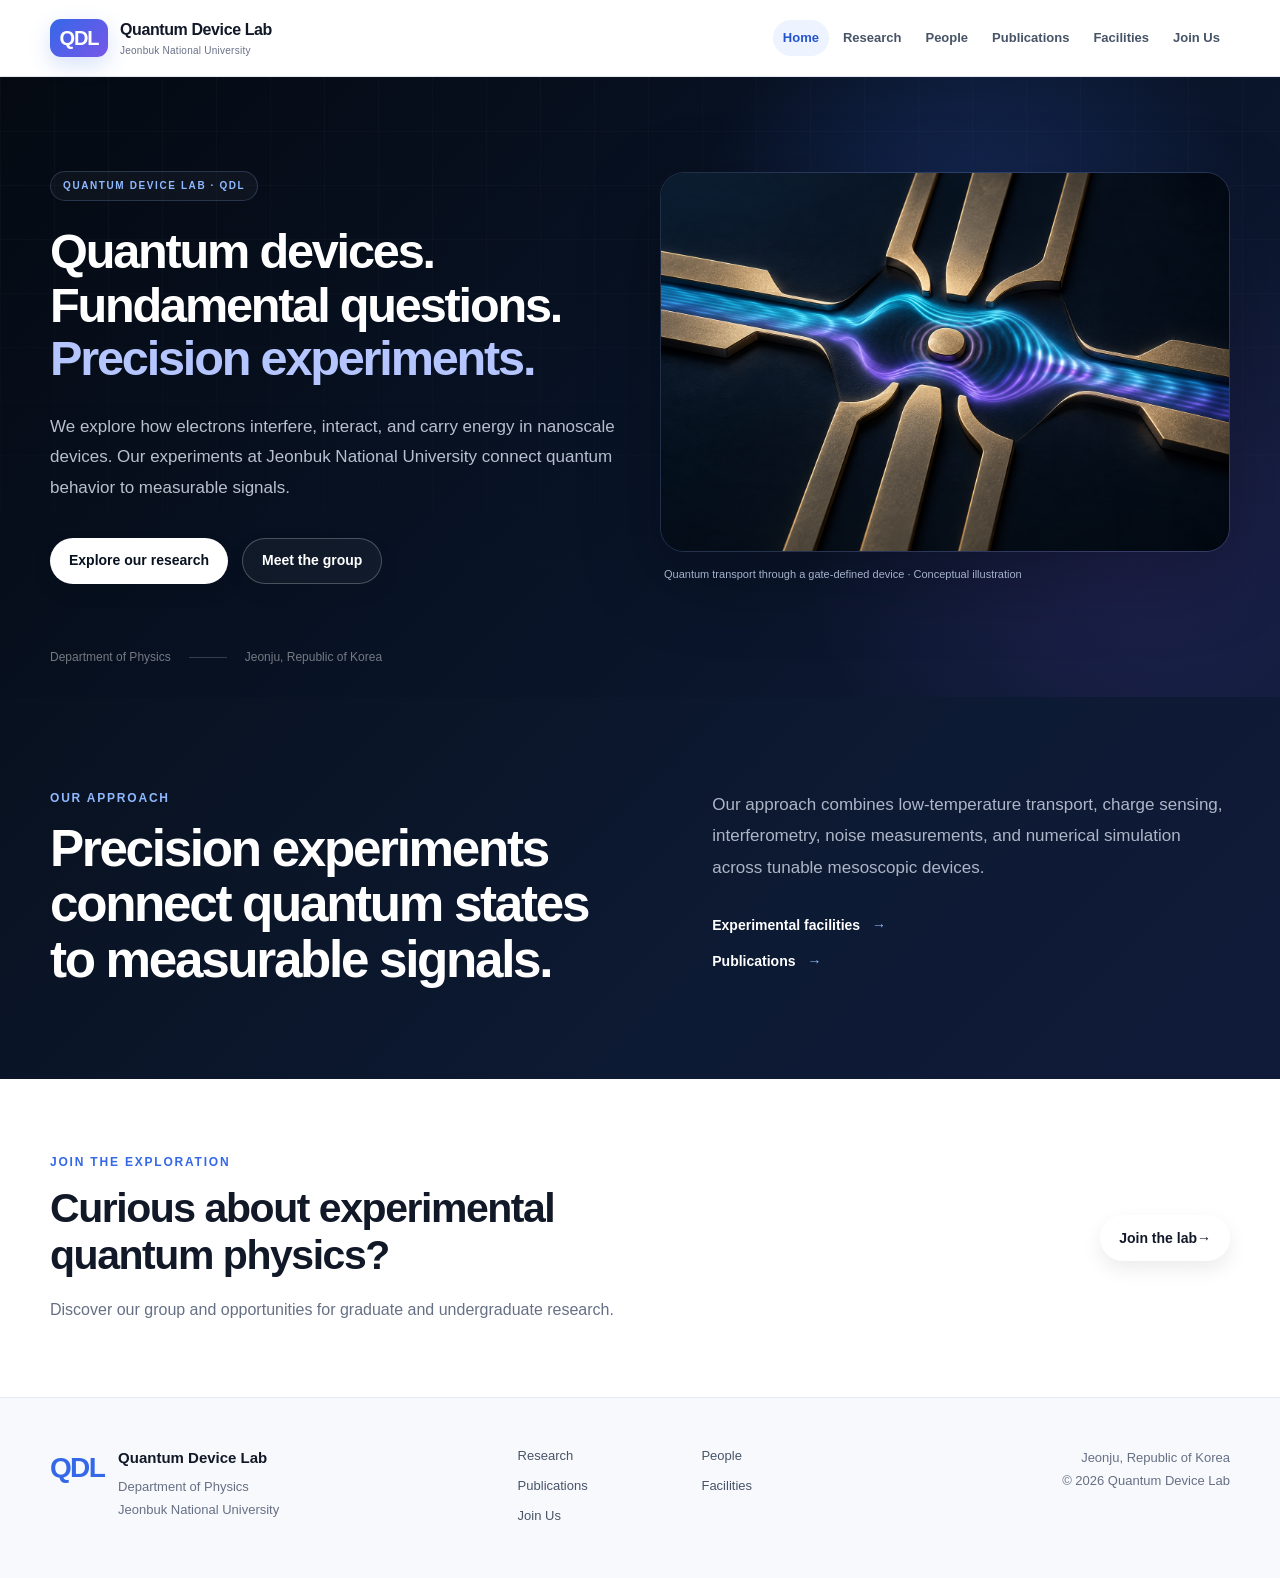
<file: index.html>
<!DOCTYPE html>
<html lang="en">
<head>
  <meta charset="UTF-8">
  <meta name="viewport" content="width=device-width, initial-scale=1.0">
  <meta name="description" content="Quantum Device Lab at Jeonbuk National University — an experimental physics research group in Jeonju, Republic of Korea.">
  <title>Quantum Device Lab | Jeonbuk National University</title>
  <link rel="stylesheet" href="style.css?v=20261028">
<link rel="canonical" href="https://2hkchoi.github.io/">
<link rel="icon" href="assets/favicon.svg" type="image/svg+xml">
<meta name="theme-color" content="#07111f">
<meta property="og:type" content="website">
<meta property="og:site_name" content="Quantum Device Lab">
<meta property="og:title" content="Quantum Device Lab | Jeonbuk National University">
<meta property="og:description" content="Quantum Device Lab at Jeonbuk National University — an experimental physics research group in Jeonju, Republic of Korea.">
<meta property="og:url" content="https://2hkchoi.github.io/">
<link rel="stylesheet" href="enhancements.css?v=6">
<script src="site.js?v=4" defer></script>
</head>
<body class="home-page">
<a class="skip-link" href="#main-content">Skip to content</a>

<header class="site-header">
  <div class="container nav-wrap">
    <a class="brand" href="index.html" aria-label="Quantum Device Lab home">
      <span class="brand-mark">QDL</span>
      <span class="brand-copy">
        <span class="brand-name">Quantum Device Lab</span>
        <span class="brand-university">Jeonbuk National University</span>
      </span>
    </a>

    <button class="menu-toggle" type="button" aria-expanded="false" aria-controls="main-navigation" hidden>Menu <span aria-hidden="true">☰</span></button>
<nav id="main-navigation" aria-label="Main navigation">
      <a class="active" aria-current="page" href="index.html">Home</a>
      <a href="research.html">Research</a>
      <a href="people.html">People</a>
      <a href="publications.html">Publications</a>
      <a href="facilities.html">Facilities</a>
      <a href="join.html">Join Us</a>
    </nav>
  </div>
</header>

<main id="main-content" tabindex="-1">
  <section class="hero">
    <div class="hero-glow hero-glow-one"></div>
    <div class="hero-glow hero-glow-two"></div>

    <div class="container hero-grid">
      <div class="hero-copy">
        <div class="hero-kicker">Quantum Device Lab · QDL</div>
        <h1>Quantum devices.<br>Fundamental questions.<br><span class="hero-emphasis">Precision experiments.</span></h1>
        <p class="hero-description">
          We explore how electrons interfere, interact, and carry energy in nanoscale devices. Our experiments at Jeonbuk National University connect quantum behavior to measurable signals.
        </p>

        <div class="hero-actions">
          <a class="button button-primary" href="research.html">Explore our research</a>
          <a class="button button-secondary" href="people.html">Meet the group</a>
        </div>
      </div>

      <figure class="home-hero-art"><img src="assets/research/home-quantum-hero-v1.png" width="1536" height="1024" fetchpriority="high" alt="Conceptual illustration of coherent electron wave paths between electrostatic gates in a nanoscale quantum device."><figcaption>Quantum transport through a gate-defined device · Conceptual illustration</figcaption></figure>
    </div>

    <div class="container hero-foot">
      <span>Department of Physics</span>
      <span class="hero-foot-line"></span>
      <span>Jeonju, Republic of Korea</span>
    </div>
  </section>

  <section class="lab-focus">
    <div class="container focus-grid">
      <div>
        <div class="section-label section-label-light">Our approach</div>
        <h2>Precision experiments connect quantum states to measurable signals.</h2>
      </div>
      <div class="focus-copy">
        <p>
          Our approach combines low-temperature transport, charge sensing, interferometry,
          noise measurements, and numerical simulation across tunable mesoscopic devices.
        </p>
        <div class="focus-links">
          <a href="facilities.html">Experimental facilities <span>→</span></a>
          <a href="publications.html">Publications <span>→</span></a>
        </div>
      </div>
    </div>
  </section>
<section class="home-invitation"><div class="container invitation-grid"><div><div class="section-label">Join the exploration</div><h2>Curious about experimental<br>quantum physics?</h2><p>Discover our group and opportunities for graduate and undergraduate research.</p></div><a class="button research-button" href="join.html">Join the lab <span aria-hidden="true">→</span></a></div></section>
</main>

<footer>
  <div class="container footer-grid">
    <div class="footer-brand">
      <div class="footer-mark">QDL</div>
      <div>
        <div class="footer-title">Quantum Device Lab</div>
        <div class="footer-text">Department of Physics<br>Jeonbuk National University</div>
      </div>
    </div>

    <div class="footer-links">
      <a href="research.html">Research</a>
      <a href="people.html">People</a>
      <a href="publications.html">Publications</a>
      <a href="facilities.html">Facilities</a>
<a href="join.html">Join Us</a>
    </div>

    <div class="footer-right footer-text">
      Jeonju, Republic of Korea<br>
      © 2026 Quantum Device Lab
    </div>
  </div>
</footer>

</body>
</html>
</file>
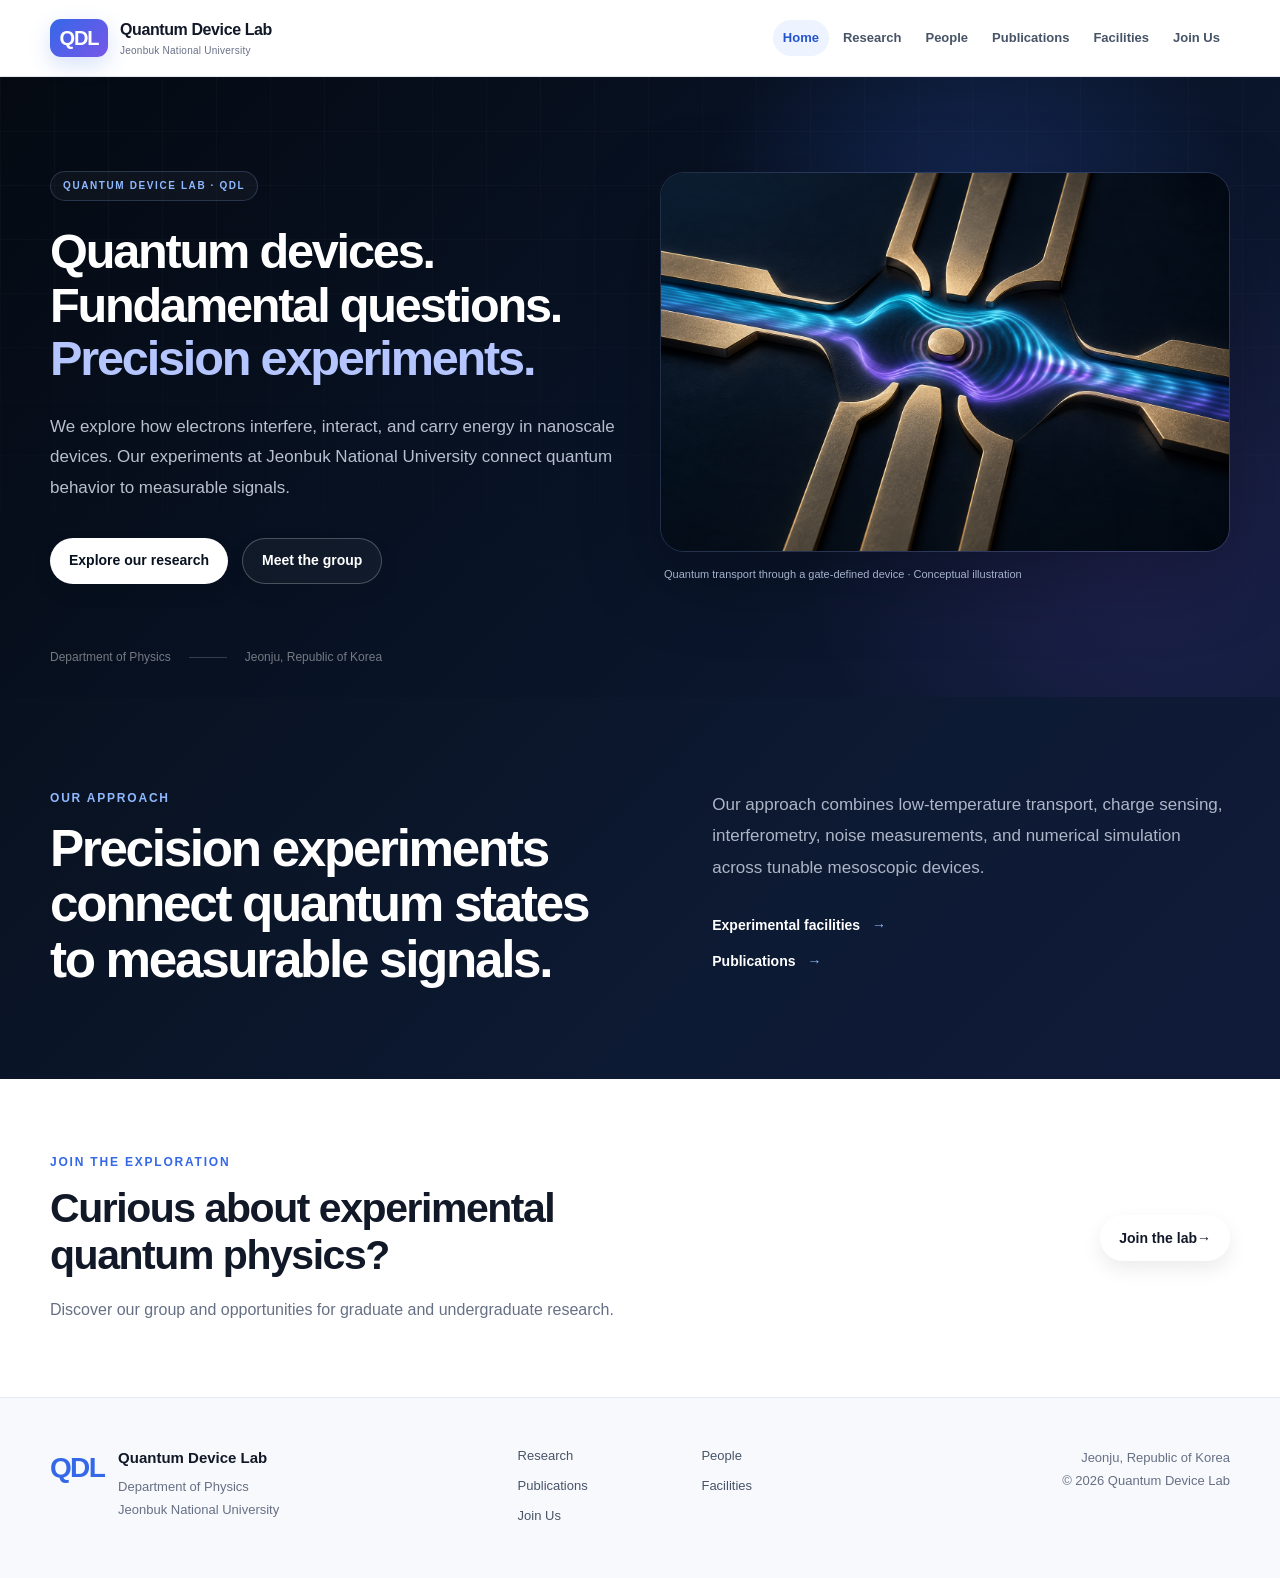
<file: quantum-device-lab/index.html>
<!doctype html>
<html lang="en">
<head>
<meta charset="utf-8">
<meta name="viewport" content="width=device-width, initial-scale=1">
<title>Quantum Device Lab — Page moved</title>
<link rel="canonical" href="https://2hkchoi.github.io/">
<meta name="robots" content="noindex, follow">
<script>location.replace('/' + location.search + location.hash);</script>
<noscript><meta http-equiv="refresh" content="0; url=https://2hkchoi.github.io/"></noscript>
</head>
<body><h1>Page moved</h1><p><a href="https://2hkchoi.github.io/">Continue to Quantum Device Lab</a></p></body>
</html>
</file>
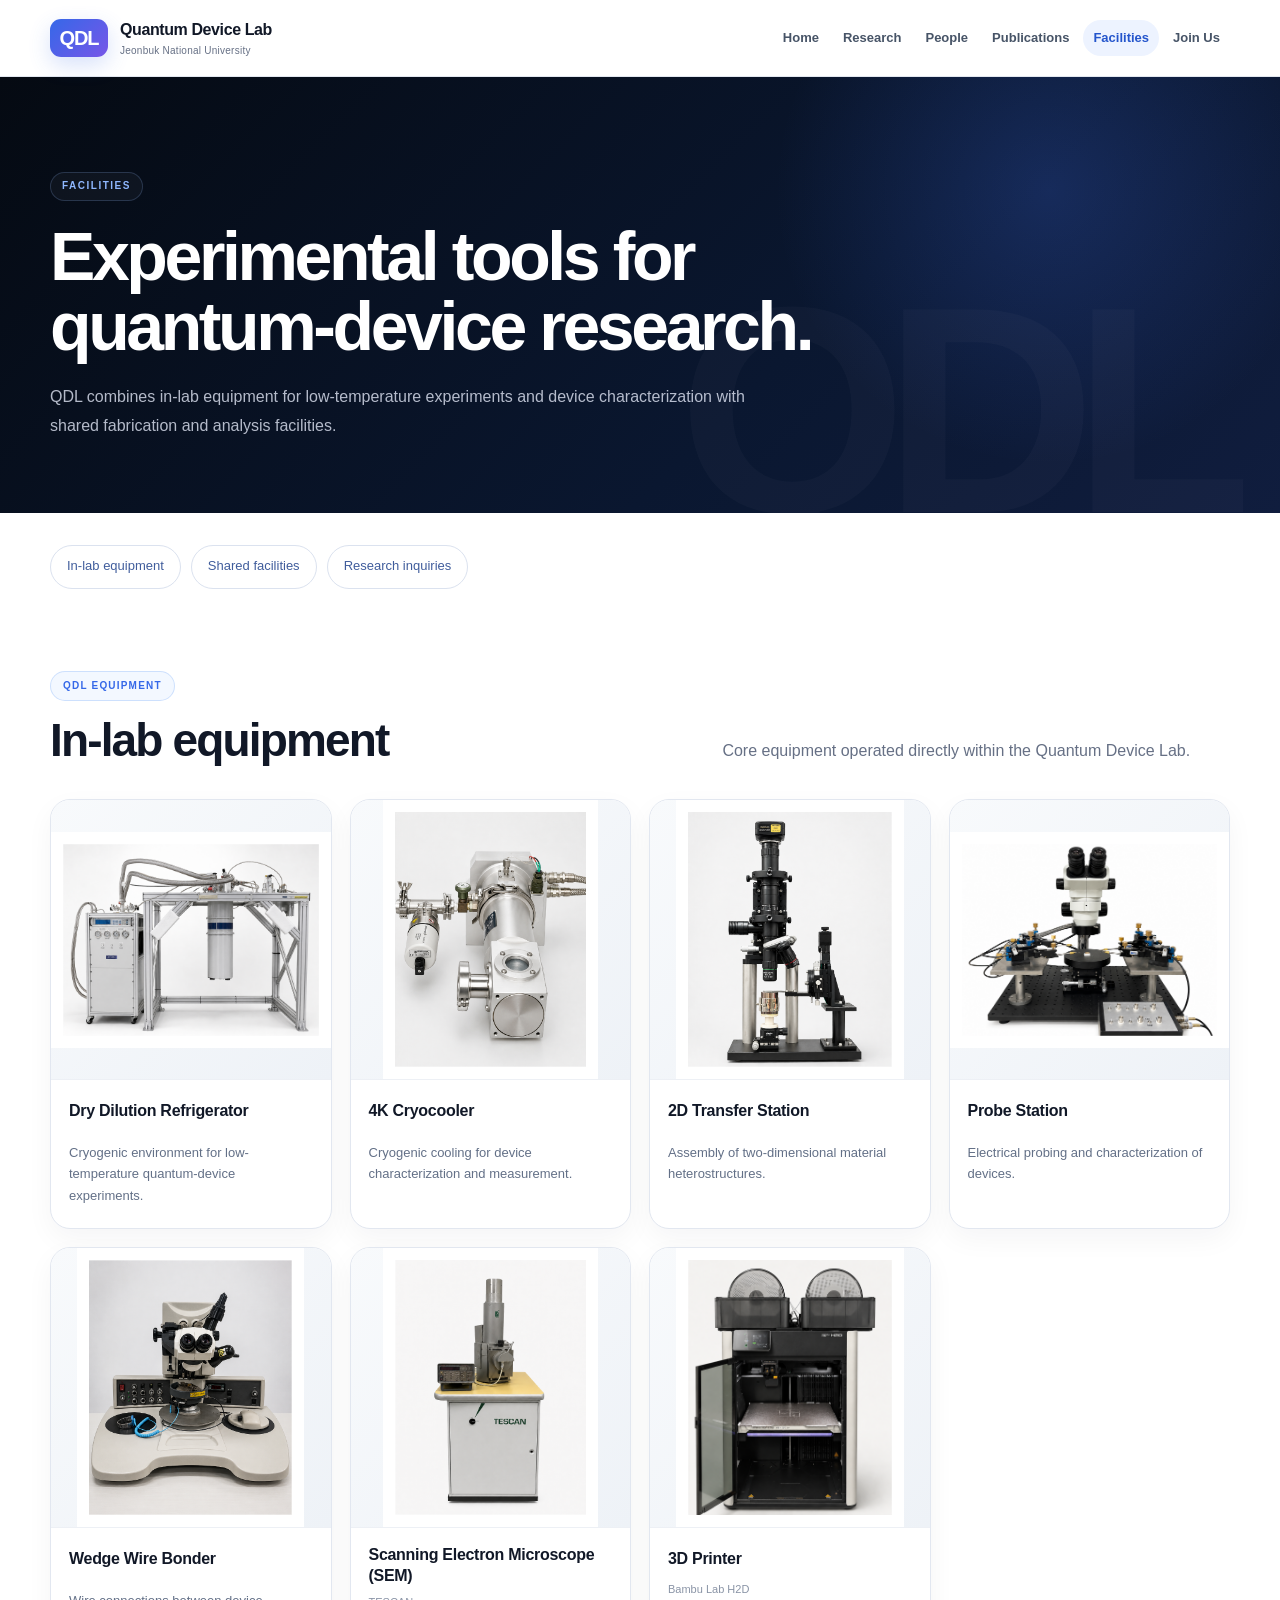
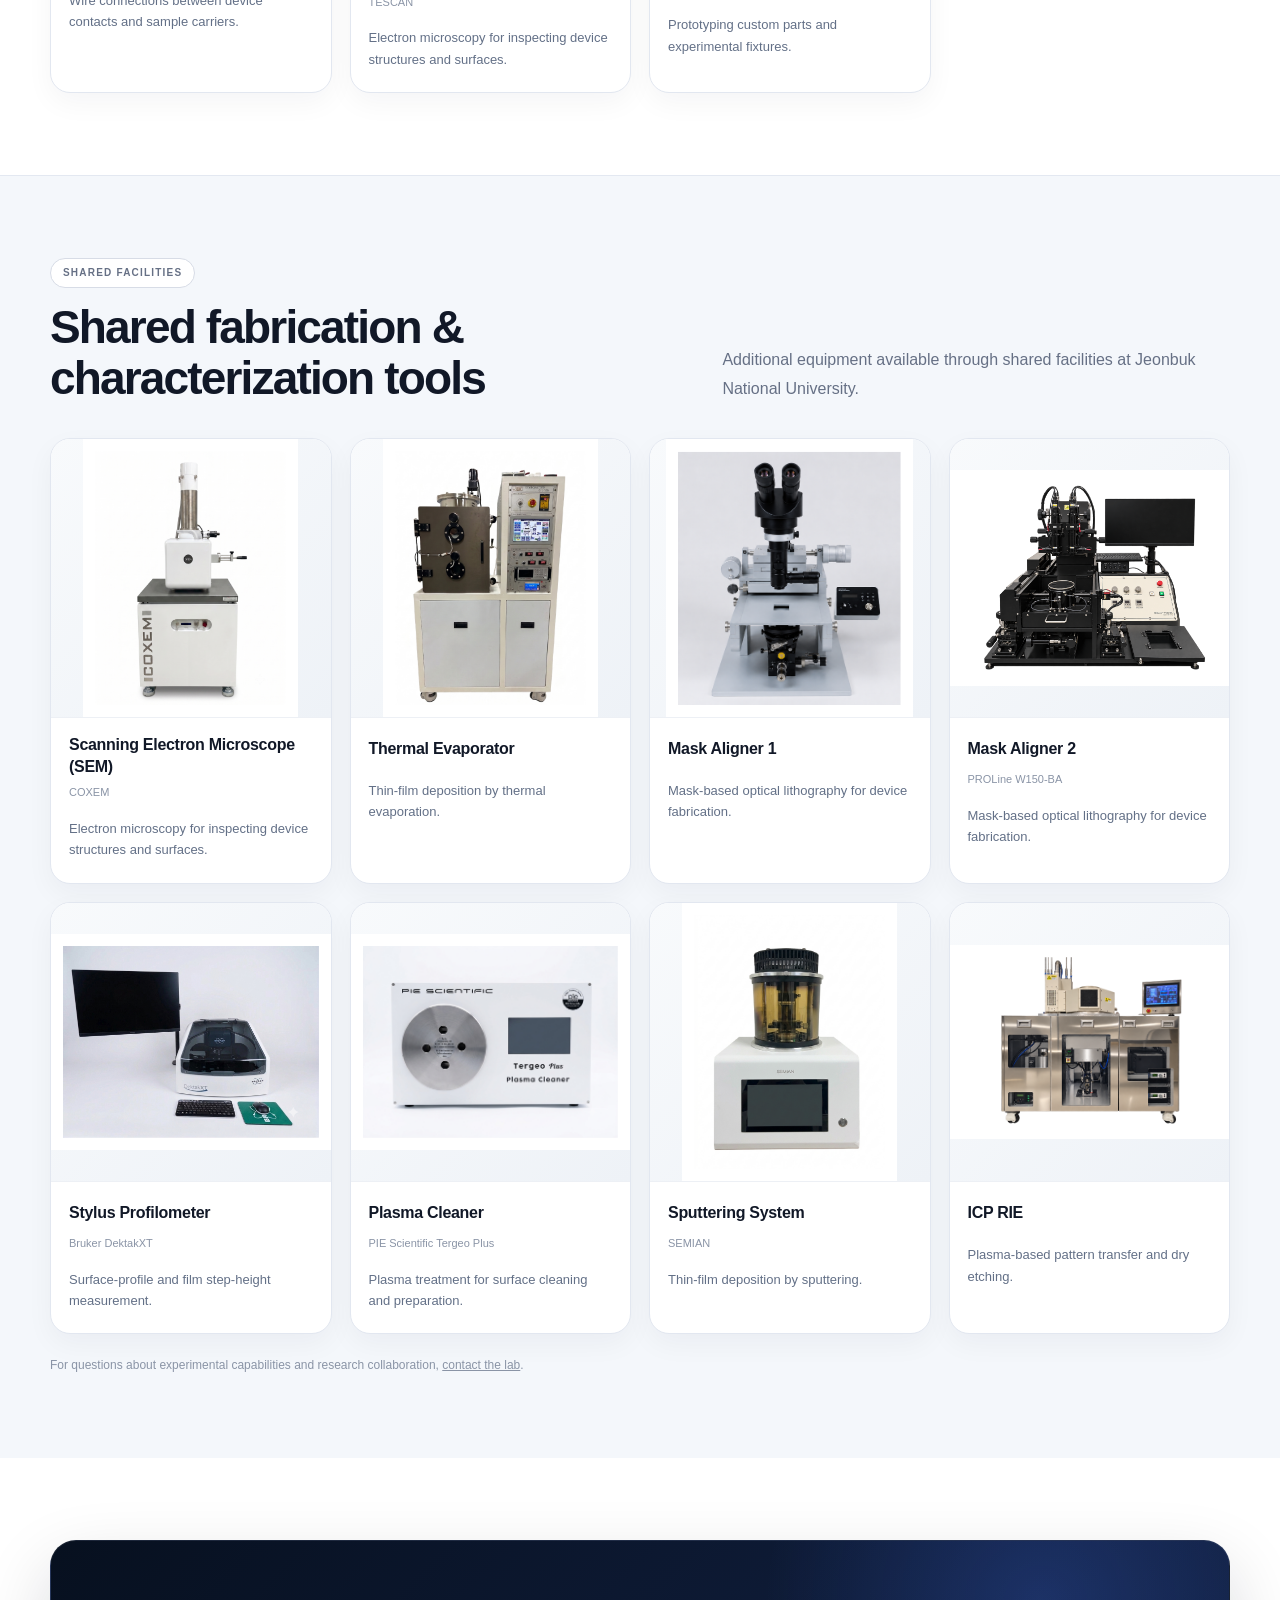
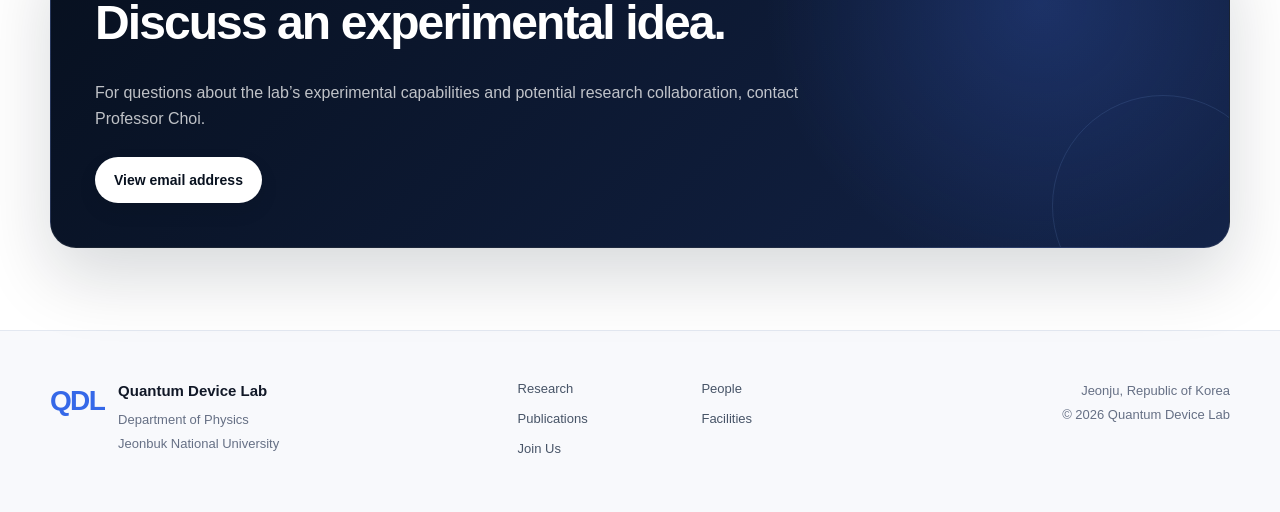
<file: facilities.html>
<!DOCTYPE html>
<html lang="en">
<head>
  <meta charset="UTF-8">
  <meta name="viewport" content="width=device-width,initial-scale=1">
  <meta name="description" content="Experimental equipment and shared facilities used by the Quantum Device Lab at Jeonbuk National University.">
  <title>Facilities | Quantum Device Lab</title>
  <link rel="stylesheet" href="style.css?v=20261028">
  <link rel="stylesheet" href="pages.css?v=20261028">
  <link rel="stylesheet" href="facilities.css?v=20261028">
<link rel="canonical" href="https://2hkchoi.github.io/facilities.html">
<link rel="icon" href="assets/favicon.svg" type="image/svg+xml">
<meta name="theme-color" content="#07111f">
<meta property="og:type" content="website">
<meta property="og:site_name" content="Quantum Device Lab">
<meta property="og:title" content="Facilities | Quantum Device Lab">
<meta property="og:description" content="Experimental equipment and shared facilities used by the Quantum Device Lab at Jeonbuk National University.">
<meta property="og:url" content="https://2hkchoi.github.io/facilities.html">
<link rel="stylesheet" href="enhancements.css?v=6">
<script src="site.js?v=4" defer></script>
</head>
<body>
<a class="skip-link" href="#main-content">Skip to content</a>
<header class="site-header">
  <div class="container nav-wrap">
    <a class="brand" href="index.html" aria-label="Quantum Device Lab home"><span class="brand-mark">QDL</span><span class="brand-copy"><span class="brand-name">Quantum Device Lab</span><span class="brand-university">Jeonbuk National University</span></span></a>
    <button class="menu-toggle" type="button" aria-expanded="false" aria-controls="main-navigation" hidden>Menu <span aria-hidden="true">☰</span></button>
<nav id="main-navigation" aria-label="Main navigation"><a href="index.html">Home</a><a href="research.html">Research</a><a href="people.html">People</a><a href="publications.html">Publications</a><a class="active" aria-current="page" href="facilities.html">Facilities</a><a href="join.html">Join Us</a></nav>
  </div>
</header>
<main id="main-content" tabindex="-1">
  <section class="page-hero facilities-page-hero"><div class="container"><div class="section-label">Facilities</div><h1>Experimental tools for quantum-device research.</h1><p>QDL combines in-lab equipment for low-temperature experiments and device characterization with shared fabrication and analysis facilities.</p></div></section>

  <div class="container section-shortcuts facility-shortcuts" role="navigation" aria-label="Facilities sections"><a href="#in-lab">In-lab equipment</a><a href="#shared">Shared facilities</a><a href="#facility-inquiries">Research inquiries</a></div><section class="page-section facility-section" id="in-lab">
    <div class="container">
      <div class="facility-section-header"><div><span class="facility-badge">QDL Equipment</span><h2 class="page-title">In-lab equipment</h2></div><p class="facility-section-copy">Core equipment operated directly within the Quantum Device Lab.</p></div>
      <div class="equipment-grid qdl-equipment-grid">
        <article class="equipment-card"><div class="equipment-photo" data-fallback="Dry Dilution Refrigerator"><img loading="lazy" decoding="async" src="assets/facilities/dry-dilution-refrigerator.png?v=2691ce24" alt="Dry Dilution Refrigerator" onerror="this.remove()"></div><h3>Dry Dilution Refrigerator</h3><p class="equipment-purpose">Cryogenic environment for low-temperature quantum-device experiments.</p></article>
        <article class="equipment-card"><div class="equipment-photo" data-fallback="4K Cryocooler"><img loading="lazy" decoding="async" src="assets/facilities/4k-cryocooler.png?v=2691ce24" alt="4K Cryocooler" onerror="this.remove()"></div><h3>4K Cryocooler</h3><p class="equipment-purpose">Cryogenic cooling for device characterization and measurement.</p></article>
        <article class="equipment-card"><div class="equipment-photo" data-fallback="2D Transfer Station"><img loading="lazy" decoding="async" src="assets/facilities/2d-transfer-station.png?v=2691ce24" alt="2D Transfer Station" onerror="this.remove()"></div><h3>2D Transfer Station</h3><p class="equipment-purpose">Assembly of two-dimensional material heterostructures.</p></article>
        <article class="equipment-card"><div class="equipment-photo" data-fallback="Probe Station"><img loading="lazy" decoding="async" src="assets/facilities/probe-station.png?v=2691ce24" alt="Probe Station" onerror="this.remove()"></div><h3>Probe Station</h3><p class="equipment-purpose">Electrical probing and characterization of devices.</p></article>
        <article class="equipment-card"><div class="equipment-photo" data-fallback="Wedge Wire Bonder"><img loading="lazy" decoding="async" src="assets/facilities/wedge-wire-bonder.png?v=2691ce24" alt="Wedge Wire Bonder" onerror="this.remove()"></div><h3>Wedge Wire Bonder</h3><p class="equipment-purpose">Wire connections between device contacts and sample carriers.</p></article>
        <article class="equipment-card"><div class="equipment-photo" data-fallback="Scanning Electron Microscope"><img loading="lazy" decoding="async" src="assets/facilities/sem-tescan.png?v=2691ce24" alt="TESCAN Scanning Electron Microscope" onerror="this.remove()"></div><h3>Scanning Electron Microscope (SEM)</h3><p class="equipment-meta">TESCAN</p><p class="equipment-purpose">Electron microscopy for inspecting device structures and surfaces.</p></article>
        <article class="equipment-card"><div class="equipment-photo" data-fallback="3D Printer"><img loading="lazy" decoding="async" src="assets/facilities/3d-printer-bambu-h2d.png?v=2691ce24" alt="Bambu Lab H2D 3D Printer" onerror="this.remove()"></div><h3>3D Printer</h3><p class="equipment-meta">Bambu Lab H2D</p><p class="equipment-purpose">Prototyping custom parts and experimental fixtures.</p></article>
      </div>
    </div>
  </section>

  <section class="page-section facility-section shared-facilities" id="shared">
    <div class="container">
      <div class="facility-section-header"><div><span class="facility-badge">Shared Facilities</span><h2 class="page-title">Shared fabrication &amp; characterization tools</h2></div><p class="facility-section-copy">Additional equipment available through shared facilities at Jeonbuk National University.</p></div>
      <div class="equipment-grid shared-equipment-grid">
        <article class="equipment-card"><div class="equipment-photo" data-fallback="Scanning Electron Microscope"><img loading="lazy" decoding="async" src="assets/facilities/sem-coxem.png?v=2691ce24" alt="COXEM Scanning Electron Microscope" onerror="this.remove()"></div><h3>Scanning Electron Microscope (SEM)</h3><p class="equipment-meta">COXEM</p><p class="equipment-purpose">Electron microscopy for inspecting device structures and surfaces.</p></article>
        <article class="equipment-card"><div class="equipment-photo" data-fallback="Thermal Evaporator"><img loading="lazy" decoding="async" src="assets/facilities/thermal-evaporator.png?v=2691ce24" alt="Thermal Evaporator" onerror="this.remove()"></div><h3>Thermal Evaporator</h3><p class="equipment-purpose">Thin-film deposition by thermal evaporation.</p></article>
        <article class="equipment-card"><div class="equipment-photo" data-fallback="Mask Aligner 1"><img loading="lazy" decoding="async" src="assets/facilities/mask-aligner-1.png?v=2691ce24" alt="Mask Aligner 1" onerror="this.remove()"></div><h3>Mask Aligner 1</h3><p class="equipment-purpose">Mask-based optical lithography for device fabrication.</p></article>
        <article class="equipment-card"><div class="equipment-photo" data-fallback="Mask Aligner 2"><img loading="lazy" decoding="async" src="assets/facilities/mask-aligner-2-proline-w150-ba.png?v=2691ce24" alt="PROLine W150-BA Mask Aligner" onerror="this.remove()"></div><h3>Mask Aligner 2</h3><p class="equipment-meta">PROLine W150-BA</p><p class="equipment-purpose">Mask-based optical lithography for device fabrication.</p></article>
        <article class="equipment-card"><div class="equipment-photo" data-fallback="Stylus Profilometer"><img loading="lazy" decoding="async" src="assets/facilities/stylus-profilometer-dektakxt.png?v=2691ce24" alt="Bruker DektakXT Stylus Profilometer" onerror="this.remove()"></div><h3>Stylus Profilometer</h3><p class="equipment-meta">Bruker DektakXT</p><p class="equipment-purpose">Surface-profile and film step-height measurement.</p></article>
        <article class="equipment-card"><div class="equipment-photo" data-fallback="Plasma Cleaner"><img loading="lazy" decoding="async" src="assets/facilities/plasma-cleaner-tergeo-plus.png?v=2691ce24" alt="PIE Scientific Tergeo Plus Plasma Cleaner" onerror="this.remove()"></div><h3>Plasma Cleaner</h3><p class="equipment-meta">PIE Scientific Tergeo Plus</p><p class="equipment-purpose">Plasma treatment for surface cleaning and preparation.</p></article>
        <article class="equipment-card"><div class="equipment-photo" data-fallback="Sputtering System"><img loading="lazy" decoding="async" src="assets/facilities/sputtering-system-semian.png?v=2691ce24" alt="SEMIAN Sputtering System" onerror="this.remove()"></div><h3>Sputtering System</h3><p class="equipment-meta">SEMIAN</p><p class="equipment-purpose">Thin-film deposition by sputtering.</p></article>
        <article class="equipment-card"><div class="equipment-photo" data-fallback="ICP RIE"><img loading="lazy" decoding="async" src="assets/facilities/icp-rie.png?v=2691ce24" alt="ICP RIE" onerror="this.remove()"></div><h3>ICP RIE</h3><p class="equipment-purpose">Plasma-based pattern transfer and dry etching.</p></article>
      </div>
      <p class="facility-note">For questions about experimental capabilities and research collaboration, <a href="join.html#email-contact">contact the lab</a>.</p>
    </div>
  </section>
<section class="page-section" id="facility-inquiries"><div class="container"><div class="cta-box"><h2>Discuss an experimental idea.</h2><p>For questions about the lab’s experimental capabilities and potential research collaboration, contact Professor Choi.</p><a class="button button-primary" href="join.html#email-contact">View email address</a></div></div></section></main>
<footer><div class="container footer-grid"><div class="footer-brand"><div class="footer-mark">QDL</div><div><div class="footer-title">Quantum Device Lab</div><div class="footer-text">Department of Physics<br>Jeonbuk National University</div></div></div><div class="footer-links"><a href="research.html">Research</a><a href="people.html">People</a><a href="publications.html">Publications</a><a href="facilities.html">Facilities</a>
<a href="join.html">Join Us</a></div><div class="footer-right footer-text">Jeonju, Republic of Korea<br>© 2026 Quantum Device Lab</div></div></footer>
</body>
</html>
</file>
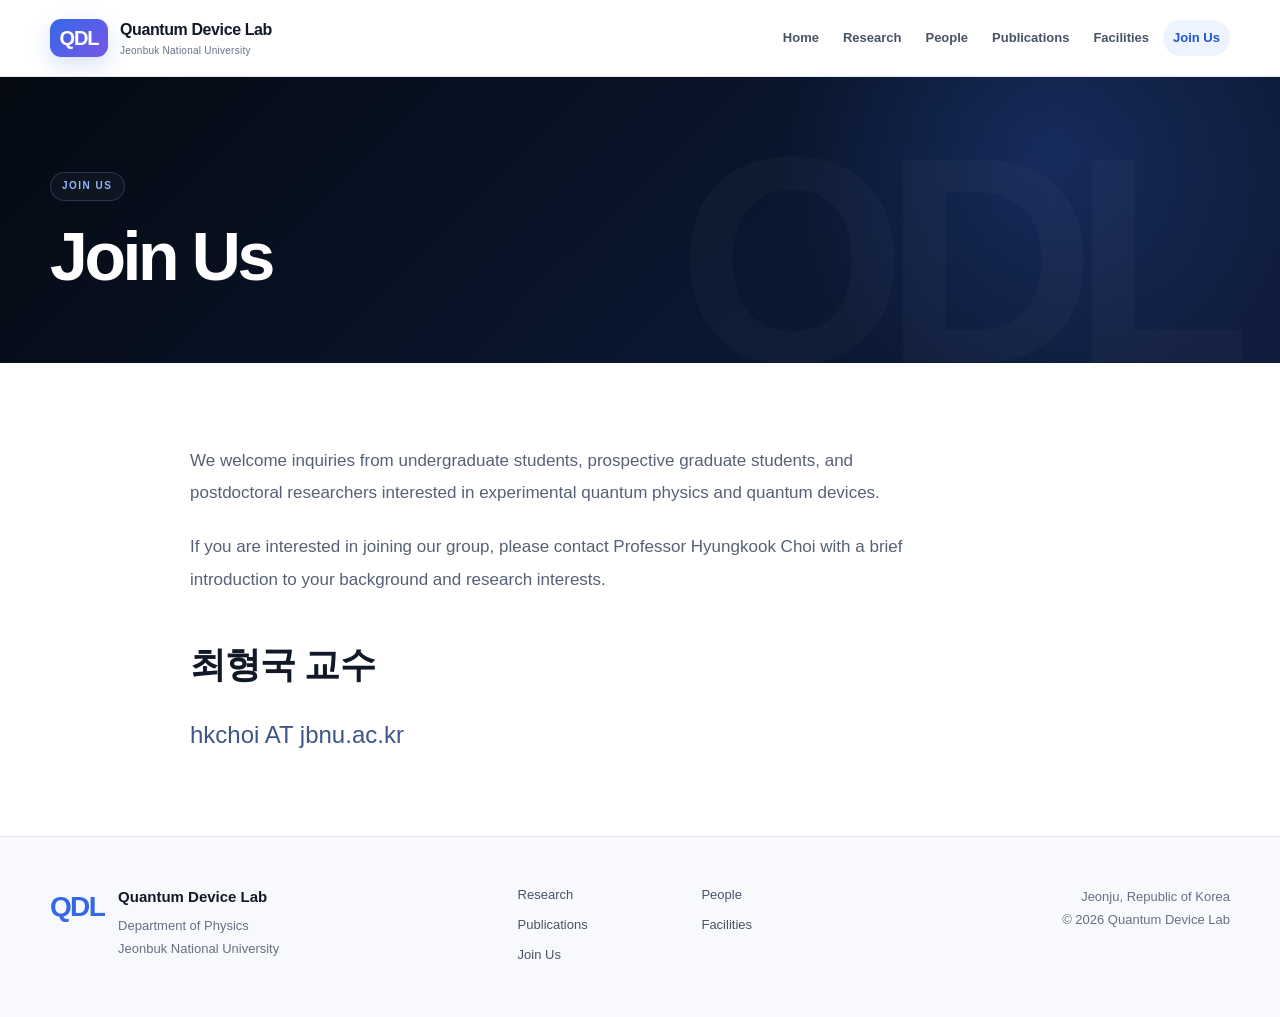
<file: join.html>
<!DOCTYPE html><html lang="en"><head><meta charset="UTF-8"><meta name="viewport" content="width=device-width,initial-scale=1"><title>Join Us | Quantum Device Lab</title><link rel="stylesheet" href="style.css?v=20261028"><link rel="stylesheet" href="pages.css?v=20261028"><meta name="description" content="Contact Hyungkook Choi about joining Quantum Device Lab.">
<link rel="canonical" href="https://2hkchoi.github.io/join.html">
<link rel="icon" href="assets/favicon.svg" type="image/svg+xml">
<meta name="theme-color" content="#07111f">
<meta property="og:type" content="website">
<meta property="og:site_name" content="Quantum Device Lab">
<meta property="og:title" content="Join Us | Quantum Device Lab">
<meta property="og:description" content="Contact Hyungkook Choi about joining Quantum Device Lab.">
<meta property="og:url" content="https://2hkchoi.github.io/join.html">
<link rel="stylesheet" href="enhancements.css?v=7">
<script src="site.js?v=4" defer></script>
</head><body>
<a class="skip-link" href="#main-content">Skip to content</a><header class="site-header"><div class="container nav-wrap"><a class="brand" href="index.html" aria-label="Quantum Device Lab home"><span class="brand-mark">QDL</span><span class="brand-copy"><span class="brand-name">Quantum Device Lab</span><span class="brand-university">Jeonbuk National University</span></span></a><button class="menu-toggle" type="button" aria-expanded="false" aria-controls="main-navigation" hidden>Menu <span aria-hidden="true">☰</span></button>
<nav id="main-navigation" aria-label="Main navigation"><a href="index.html">Home</a><a href="research.html">Research</a><a href="people.html">People</a><a href="publications.html">Publications</a><a href="facilities.html">Facilities</a><a class="active" aria-current="page" href="join.html">Join Us</a></nav></div></header><main id="main-content" tabindex="-1">
<section class="page-hero"><div class="container"><div class="section-label">Join Us</div><h1>Join Us</h1></div></section>
<section class="page-section"><div class="container join-contact" id="email-contact"><p class="join-invitation">We welcome inquiries from undergraduate students, prospective graduate students, and postdoctoral researchers interested in experimental quantum physics and quantum devices.</p><p class="join-invitation">If you are interested in joining our group, please contact Professor Hyungkook Choi with a brief introduction to your background and research interests.</p><h2>최형국 교수</h2><p class="join-email">hkchoi AT jbnu.ac.kr</p></div></section>
</main><footer><div class="container footer-grid"><div class="footer-brand"><div class="footer-mark">QDL</div><div><div class="footer-title">Quantum Device Lab</div><div class="footer-text">Department of Physics<br>Jeonbuk National University</div></div></div><div class="footer-links"><a href="research.html">Research</a><a href="people.html">People</a><a href="publications.html">Publications</a><a href="facilities.html">Facilities</a>
<a href="join.html">Join Us</a></div><div class="footer-right footer-text">Jeonju, Republic of Korea<br>© 2026 Quantum Device Lab</div></div></footer></body></html>
</file>
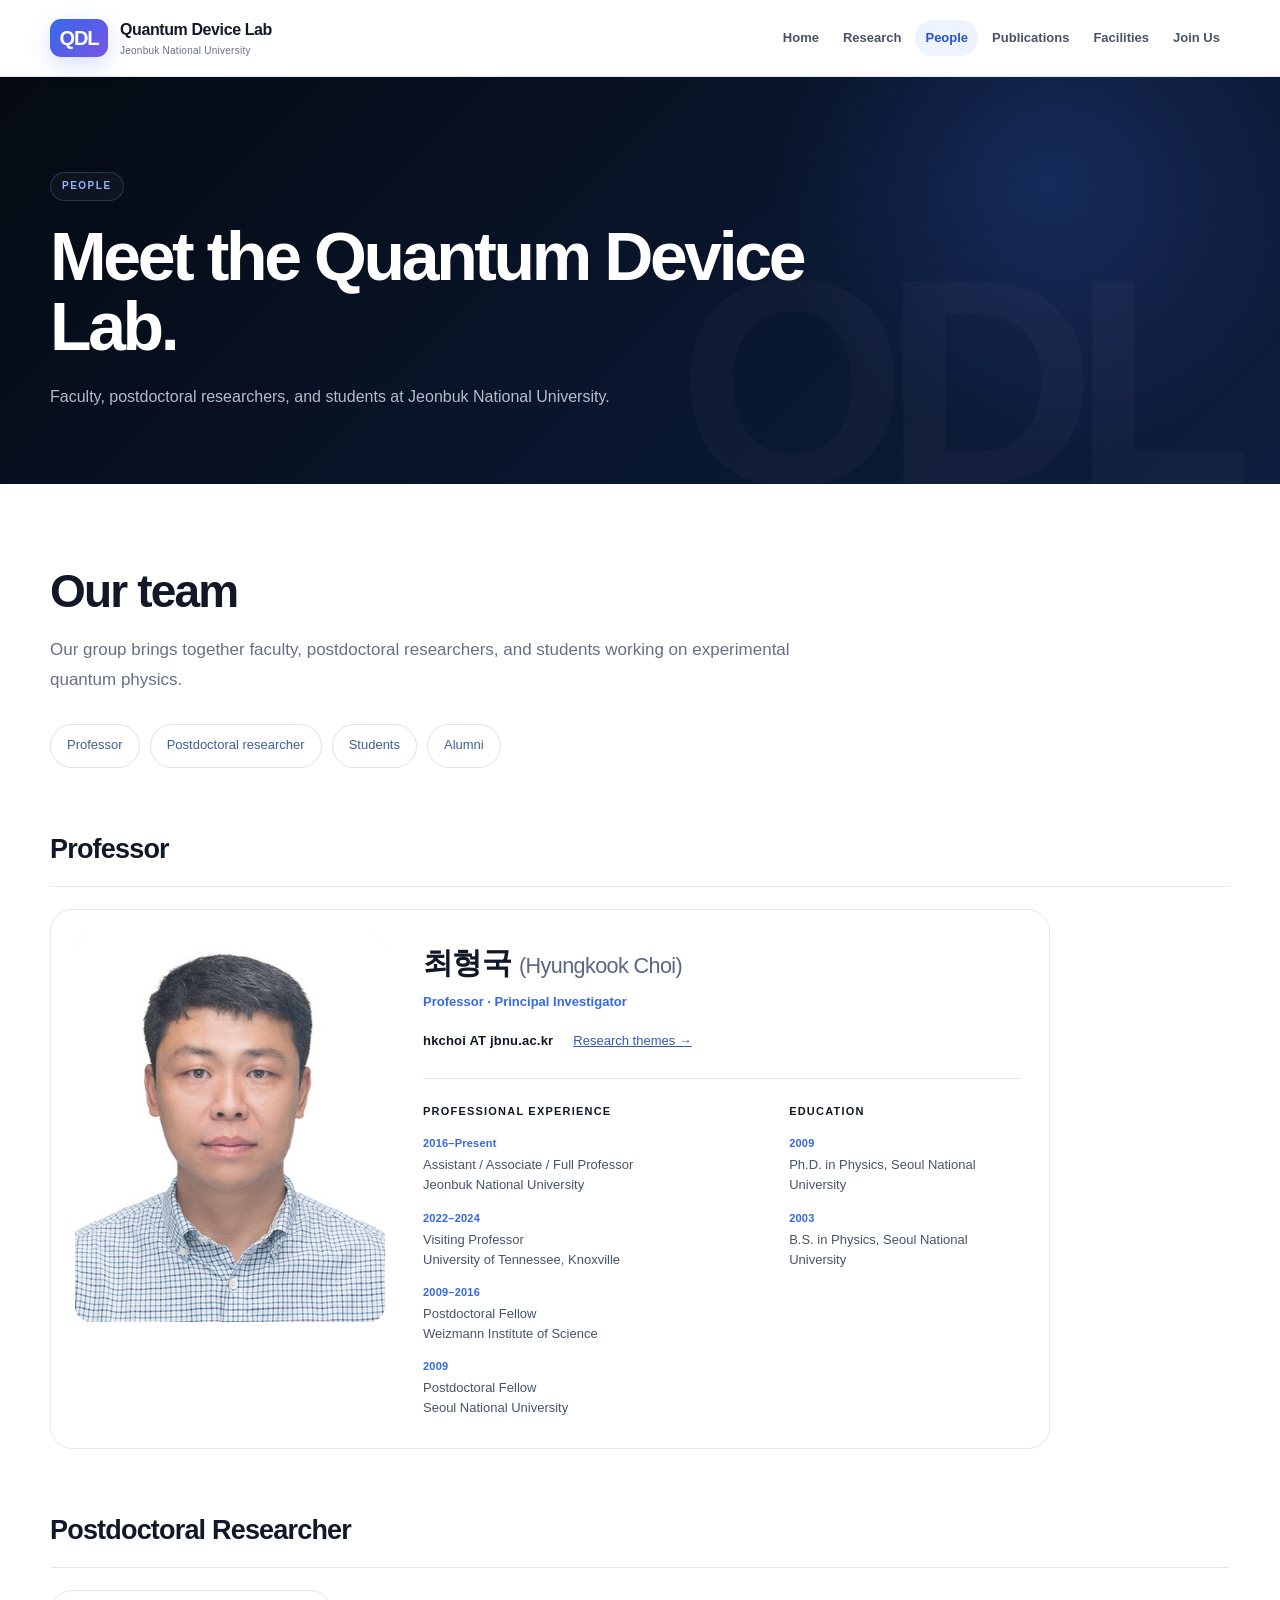
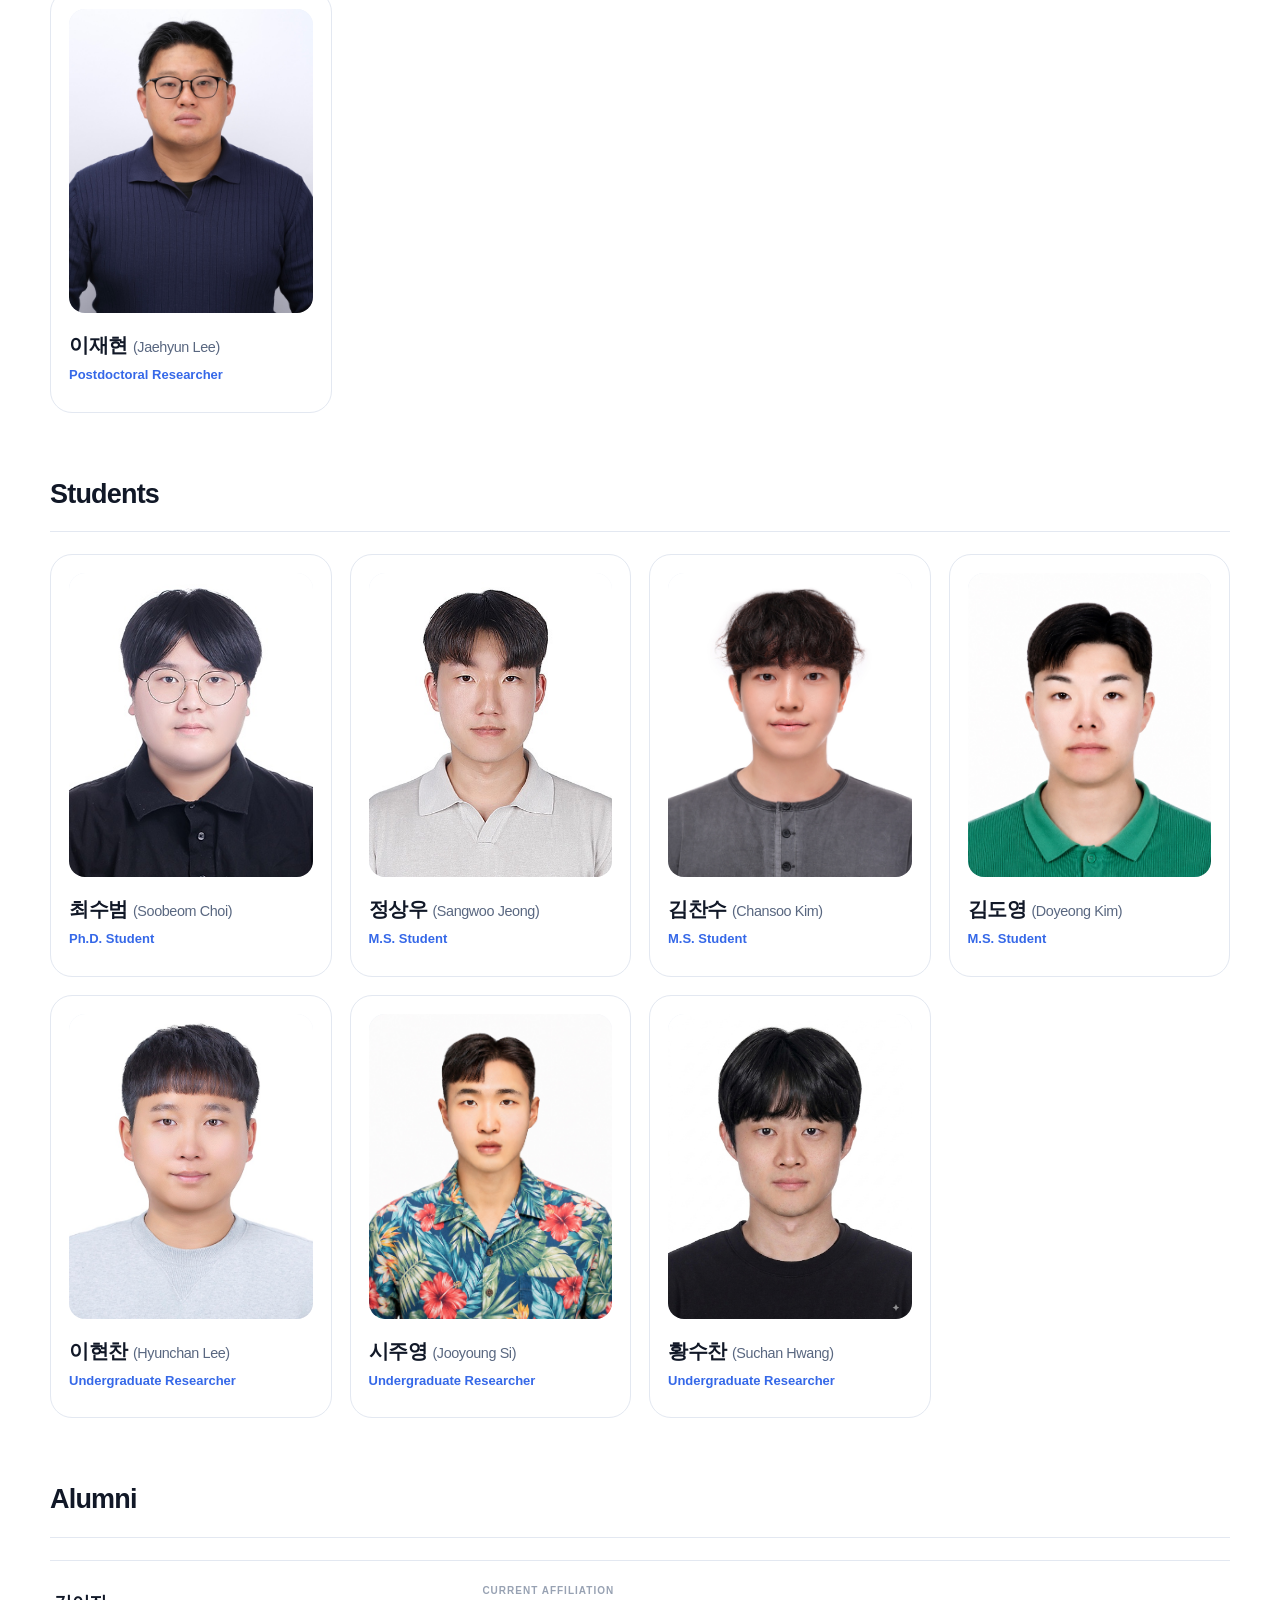
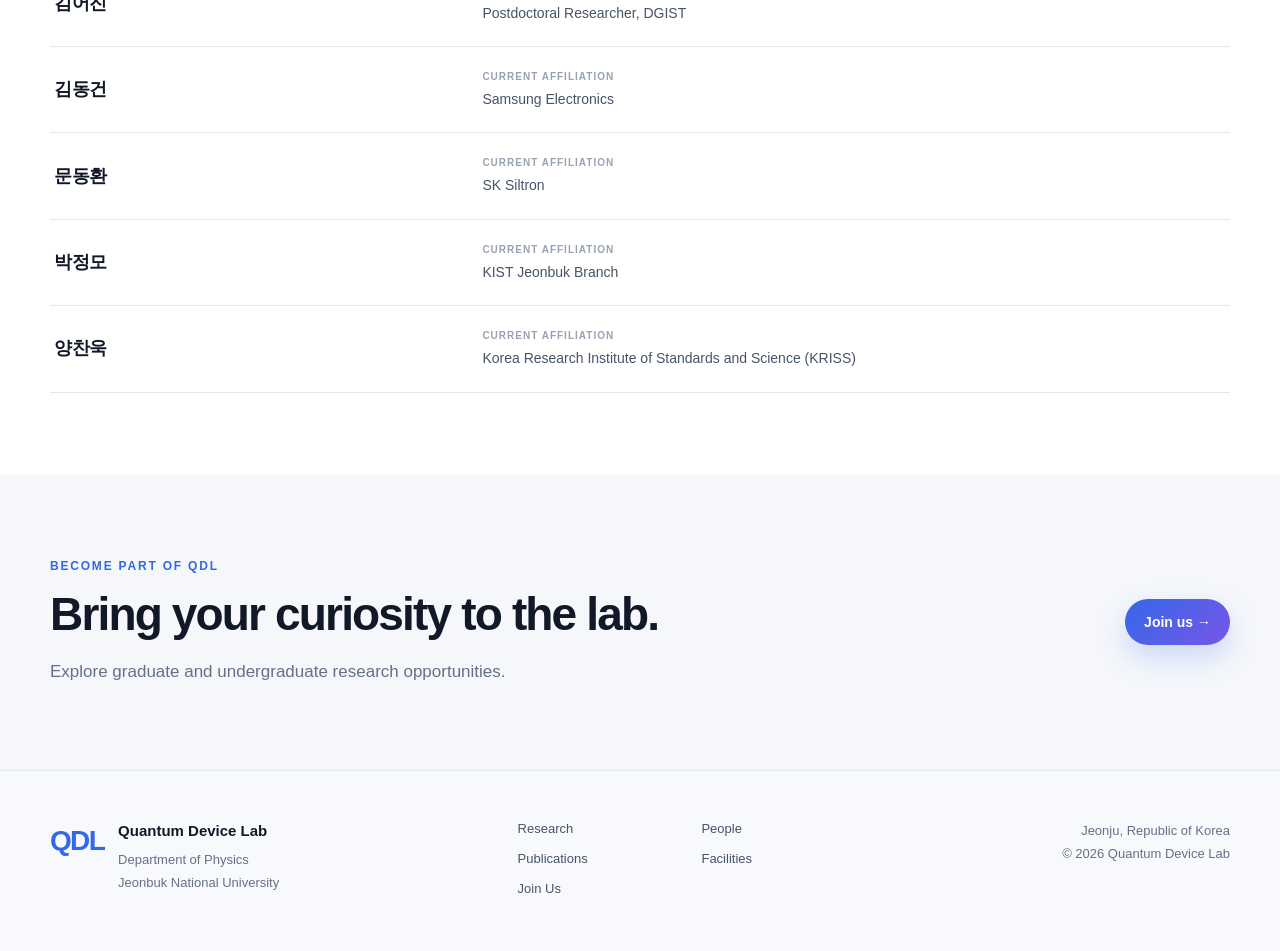
<file: people.html>
<!DOCTYPE html>
<html lang="en">
<head>
  <meta charset="UTF-8">
  <meta name="viewport" content="width=device-width,initial-scale=1">
  <meta name="description" content="Members of the Quantum Device Lab at Jeonbuk National University.">
  <title>People | Quantum Device Lab</title>
  <link rel="stylesheet" href="style.css?v=20261028">
  <link rel="stylesheet" href="pages.css?v=20261028">
<link rel="canonical" href="https://2hkchoi.github.io/people.html">
<link rel="icon" href="assets/favicon.svg" type="image/svg+xml">
<meta name="theme-color" content="#07111f">
<meta property="og:type" content="website">
<meta property="og:site_name" content="Quantum Device Lab">
<meta property="og:title" content="People | Quantum Device Lab">
<meta property="og:description" content="Members of the Quantum Device Lab at Jeonbuk National University.">
<meta property="og:url" content="https://2hkchoi.github.io/people.html">
<link rel="stylesheet" href="enhancements.css?v=6">
<script src="site.js?v=4" defer></script>
</head>
<body>
<a class="skip-link" href="#main-content">Skip to content</a>
<header class="site-header">
  <div class="container nav-wrap">
    <a class="brand" href="index.html" aria-label="Quantum Device Lab home">
      <span class="brand-mark">QDL</span>
      <span class="brand-copy"><span class="brand-name">Quantum Device Lab</span><span class="brand-university">Jeonbuk National University</span></span>
    </a>
    <button class="menu-toggle" type="button" aria-expanded="false" aria-controls="main-navigation" hidden>Menu <span aria-hidden="true">☰</span></button>
<nav id="main-navigation" aria-label="Main navigation">
      <a href="index.html">Home</a><a href="research.html">Research</a><a class="active" aria-current="page" href="people.html">People</a><a href="publications.html">Publications</a><a href="facilities.html">Facilities</a><a href="join.html">Join Us</a>
    </nav>
  </div>
</header>

<main id="main-content" tabindex="-1">
  <section class="page-hero"><div class="container"><div class="section-label">People</div><h1>Meet the Quantum Device Lab.</h1><p>Faculty, postdoctoral researchers, and students at Jeonbuk National University.</p></div></section>

  <section class="page-section"><div class="container">
    <h2 class="page-title">Our team</h2>
    <p class="page-lead">Our group brings together faculty, postdoctoral researchers, and students working on experimental quantum physics.</p><div class="section-shortcuts" role="navigation" aria-label="People sections"><a href="#professor-heading">Professor</a><a href="#postdoc-heading">Postdoctoral researcher</a><a href="#students-heading">Students</a><a href="#alumni-heading">Alumni</a></div>

    <section class="member-group" aria-labelledby="professor-heading">
      <div class="member-group-heading"><h2 id="professor-heading">Professor</h2></div>
      <div class="people-grid people-grid-single">
        <article class="person-card person-card-featured">
          <div class="person-photo"><img loading="lazy" decoding="async" src="assets/people/hyungkook-choi.jpg?v=2" alt="최형국 (Hyungkook Choi)"></div>
          <div class="professor-profile">
            <h3>최형국 <span class="person-name-en" lang="en">(Hyungkook Choi)</span></h3>
            <div class="person-role">Professor · Principal Investigator</div>
            <div class="professor-contact"><span class="contact-email">hkchoi AT jbnu.ac.kr</span><a href="research.html">Research themes →</a></div><div class="professor-details">
              <section class="profile-block" aria-labelledby="career-label">
                <h4 class="profile-label" id="career-label">Professional Experience</h4>
                <ul class="profile-list">
                  <li><span class="profile-period">2016–Present</span><span>Assistant / Associate / Full Professor<br>Jeonbuk National University</span></li>
                  <li><span class="profile-period">2022–2024</span><span>Visiting Professor<br>University of Tennessee, Knoxville</span></li>
                  <li><span class="profile-period">2009–2016</span><span>Postdoctoral Fellow<br>Weizmann Institute of Science</span></li>
                  <li><span class="profile-period">2009</span><span>Postdoctoral Fellow<br>Seoul National University</span></li>
                </ul>
              </section>
              <section class="profile-block" aria-labelledby="education-label">
                <h4 class="profile-label" id="education-label">Education</h4>
                <ul class="profile-list">
                  <li><span class="profile-period">2009</span><span>Ph.D. in Physics, Seoul National University</span></li>
                  <li><span class="profile-period">2003</span><span>B.S. in Physics, Seoul National University</span></li>
                </ul>
              </section>
            </div>
          </div>
        </article>
      </div>
    </section>

    <section class="member-group" aria-labelledby="postdoc-heading">
      <div class="member-group-heading"><h2 id="postdoc-heading">Postdoctoral Researcher</h2></div>
      <div class="people-grid">
        <article class="person-card"><div class="person-photo"><img loading="lazy" decoding="async" src="assets/people/jaehyun-lee.jpg?v=2" alt="이재현 (Jaehyun Lee)"></div><h3>이재현 <span class="person-name-en" lang="en">(Jaehyun Lee)</span></h3><div class="person-role">Postdoctoral Researcher</div></article>
      </div>
    </section>

    <section class="member-group" aria-labelledby="students-heading">
      <div class="member-group-heading"><h2 id="students-heading">Students</h2></div>
      <div class="people-grid">
        <article class="person-card"><div class="person-photo"><img loading="lazy" decoding="async" src="assets/people/soobeom-choi.jpg?v=2" alt="최수범 (Soobeom Choi)"></div><h3>최수범 <span class="person-name-en" lang="en">(Soobeom Choi)</span></h3><div class="person-role">Ph.D. Student</div></article>
        <article class="person-card"><div class="person-photo"><img loading="lazy" decoding="async" src="assets/people/sangwoo-jeong.jpg?v=2" alt="정상우 (Sangwoo Jeong)"></div><h3>정상우 <span class="person-name-en" lang="en">(Sangwoo Jeong)</span></h3><div class="person-role">M.S. Student</div></article>
        <article class="person-card"><div class="person-photo"><img loading="lazy" decoding="async" src="assets/people/chansoo-kim.jpg?v=2" alt="김찬수 (Chansoo Kim)"></div><h3>김찬수 <span class="person-name-en" lang="en">(Chansoo Kim)</span></h3><div class="person-role">M.S. Student</div></article>
        <article class="person-card"><div class="person-photo"><img loading="lazy" decoding="async" src="assets/people/doyeong-kim.jpg?v=2" alt="김도영 (Doyeong Kim)"></div><h3>김도영 <span class="person-name-en" lang="en">(Doyeong Kim)</span></h3><div class="person-role">M.S. Student</div></article>
        <article class="person-card"><div class="person-photo"><img loading="lazy" decoding="async" src="assets/people/hyunchan-lee.jpg?v=2" alt="이현찬 (Hyunchan Lee)"></div><h3>이현찬 <span class="person-name-en" lang="en">(Hyunchan Lee)</span></h3><div class="person-role">Undergraduate Researcher</div></article>
        <article class="person-card"><div class="person-photo"><img loading="lazy" decoding="async" src="assets/people/jooyoung-si.jpg?v=2" alt="시주영 (Jooyoung Si)"></div><h3>시주영 <span class="person-name-en" lang="en">(Jooyoung Si)</span></h3><div class="person-role">Undergraduate Researcher</div></article>
        <article class="person-card"><div class="person-photo"><img loading="lazy" decoding="async" src="assets/people/suchan-hwang.jpg?v=2" alt="황수찬 (Suchan Hwang)"></div><h3>황수찬 <span class="person-name-en" lang="en">(Suchan Hwang)</span></h3><div class="person-role">Undergraduate Researcher</div></article>
      </div>
    </section>

    <section class="member-group alumni-section" aria-labelledby="alumni-heading">
      <div class="member-group-heading"><h2 id="alumni-heading">Alumni</h2></div>
      <div class="alumni-list">
        <article class="alumni-row"><h3>김어진</h3><div class="alumni-affiliation"><span>Current affiliation</span>Postdoctoral Researcher, DGIST</div></article>
        <article class="alumni-row"><h3>김동건</h3><div class="alumni-affiliation"><span>Current affiliation</span>Samsung Electronics</div></article>
        <article class="alumni-row"><h3>문동환</h3><div class="alumni-affiliation"><span>Current affiliation</span>SK Siltron</div></article>
        <article class="alumni-row"><h3>박정모</h3><div class="alumni-affiliation"><span>Current affiliation</span>KIST Jeonbuk Branch</div></article>
        <article class="alumni-row"><h3>양찬욱</h3><div class="alumni-affiliation"><span>Current affiliation</span>Korea Research Institute of Standards and Science (KRISS)</div></article>
      </div>
    </section>
  </div></section>
<section class="page-section soft"><div class="container invitation-grid"><div><div class="section-label">Become part of QDL</div><h2 class="page-title">Bring your curiosity to the lab.</h2><p class="page-lead">Explore graduate and undergraduate research opportunities.</p></div><a class="button research-button" href="join.html">Join us →</a></div></section></main>

<footer><div class="container footer-grid"><div class="footer-brand"><div class="footer-mark">QDL</div><div><div class="footer-title">Quantum Device Lab</div><div class="footer-text">Department of Physics<br>Jeonbuk National University</div></div></div><div class="footer-links"><a href="research.html">Research</a><a href="people.html">People</a><a href="publications.html">Publications</a><a href="facilities.html">Facilities</a>
<a href="join.html">Join Us</a></div><div class="footer-right footer-text">Jeonju, Republic of Korea<br>© 2026 Quantum Device Lab</div></div></footer>
</body>
</html>
</file>
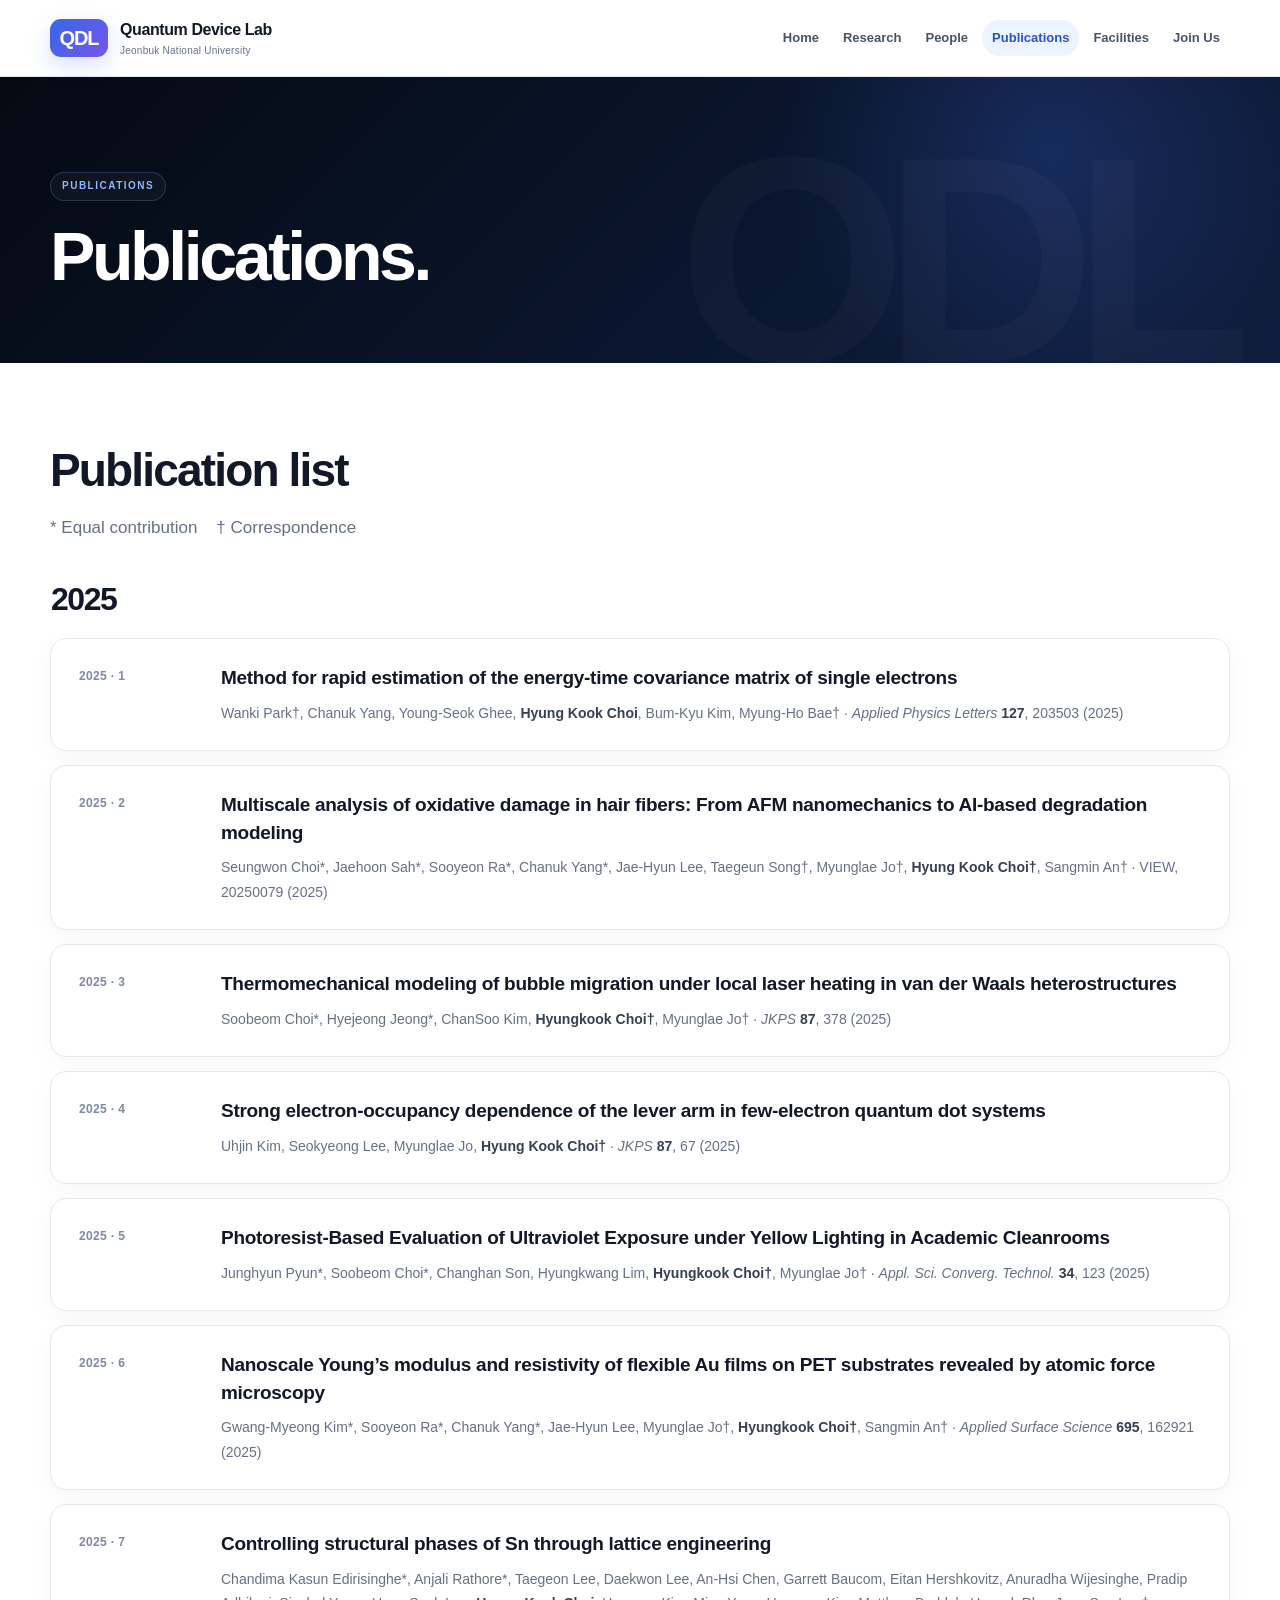
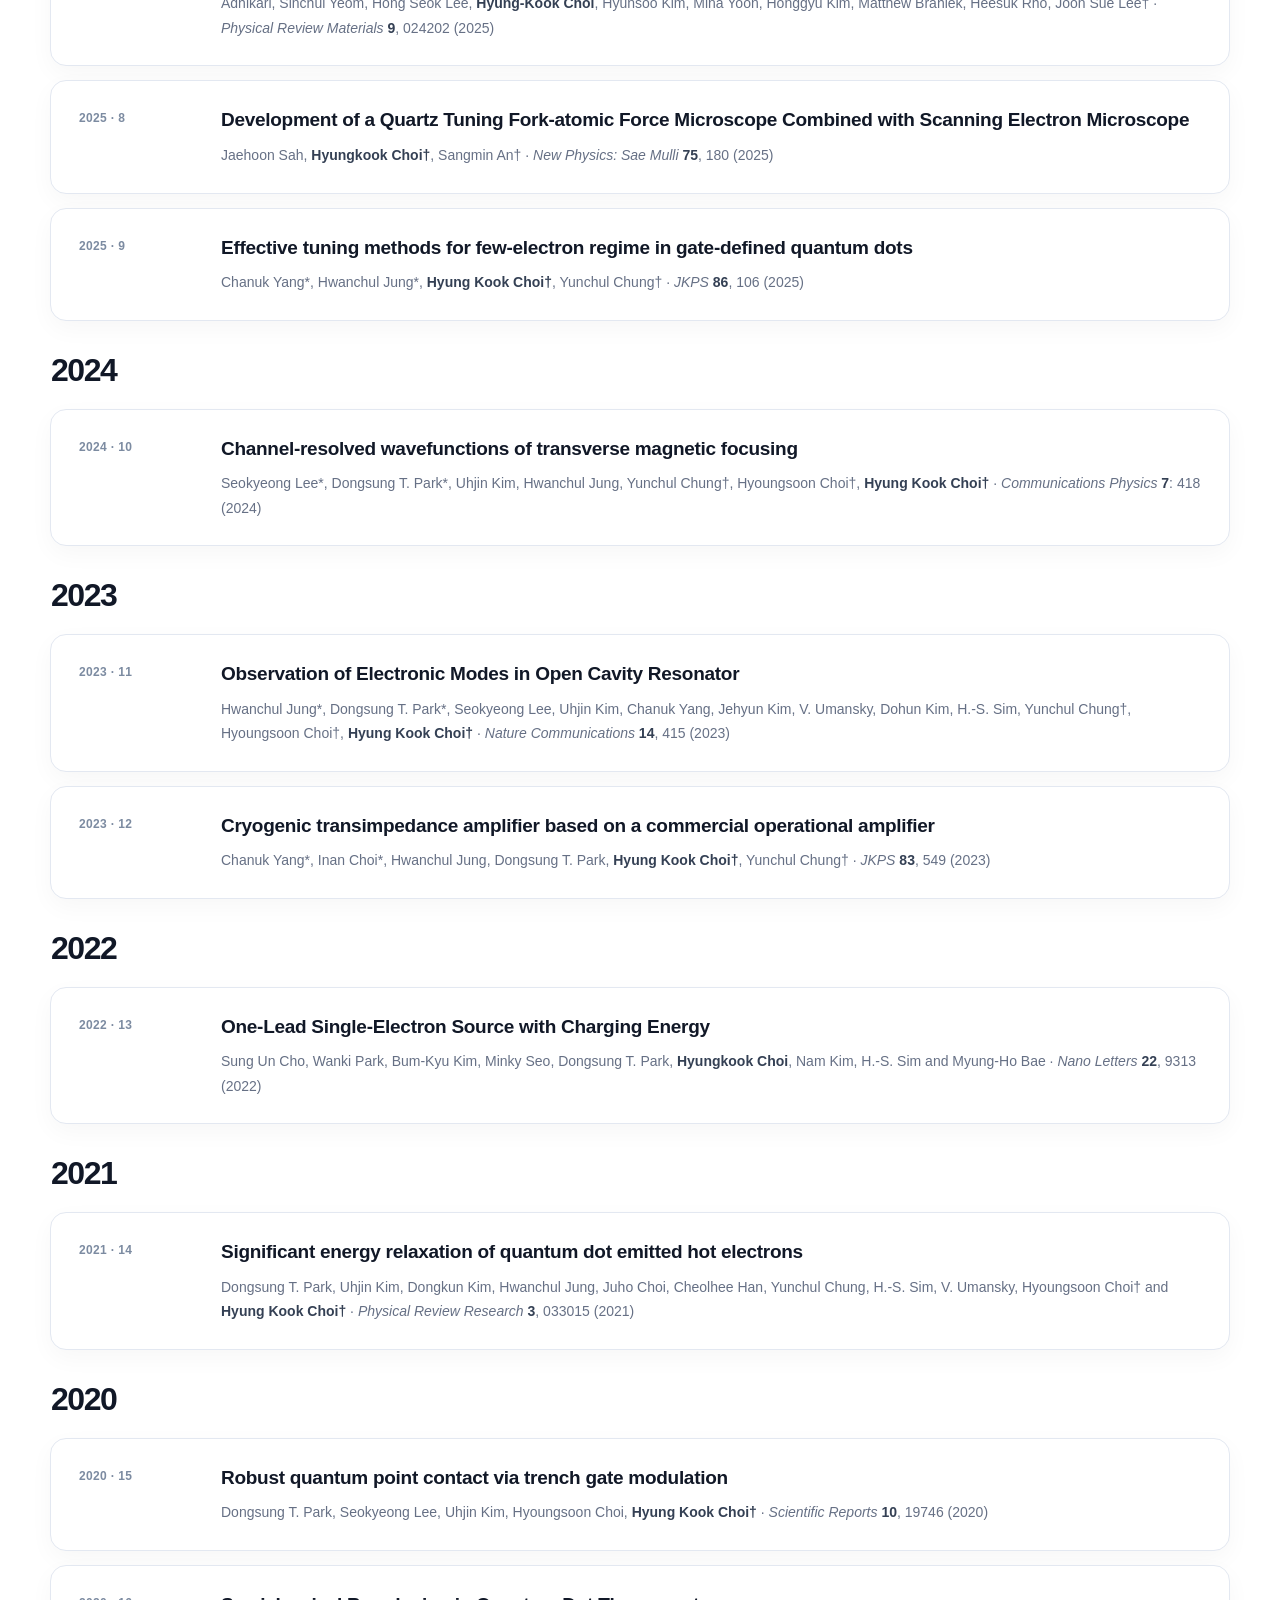
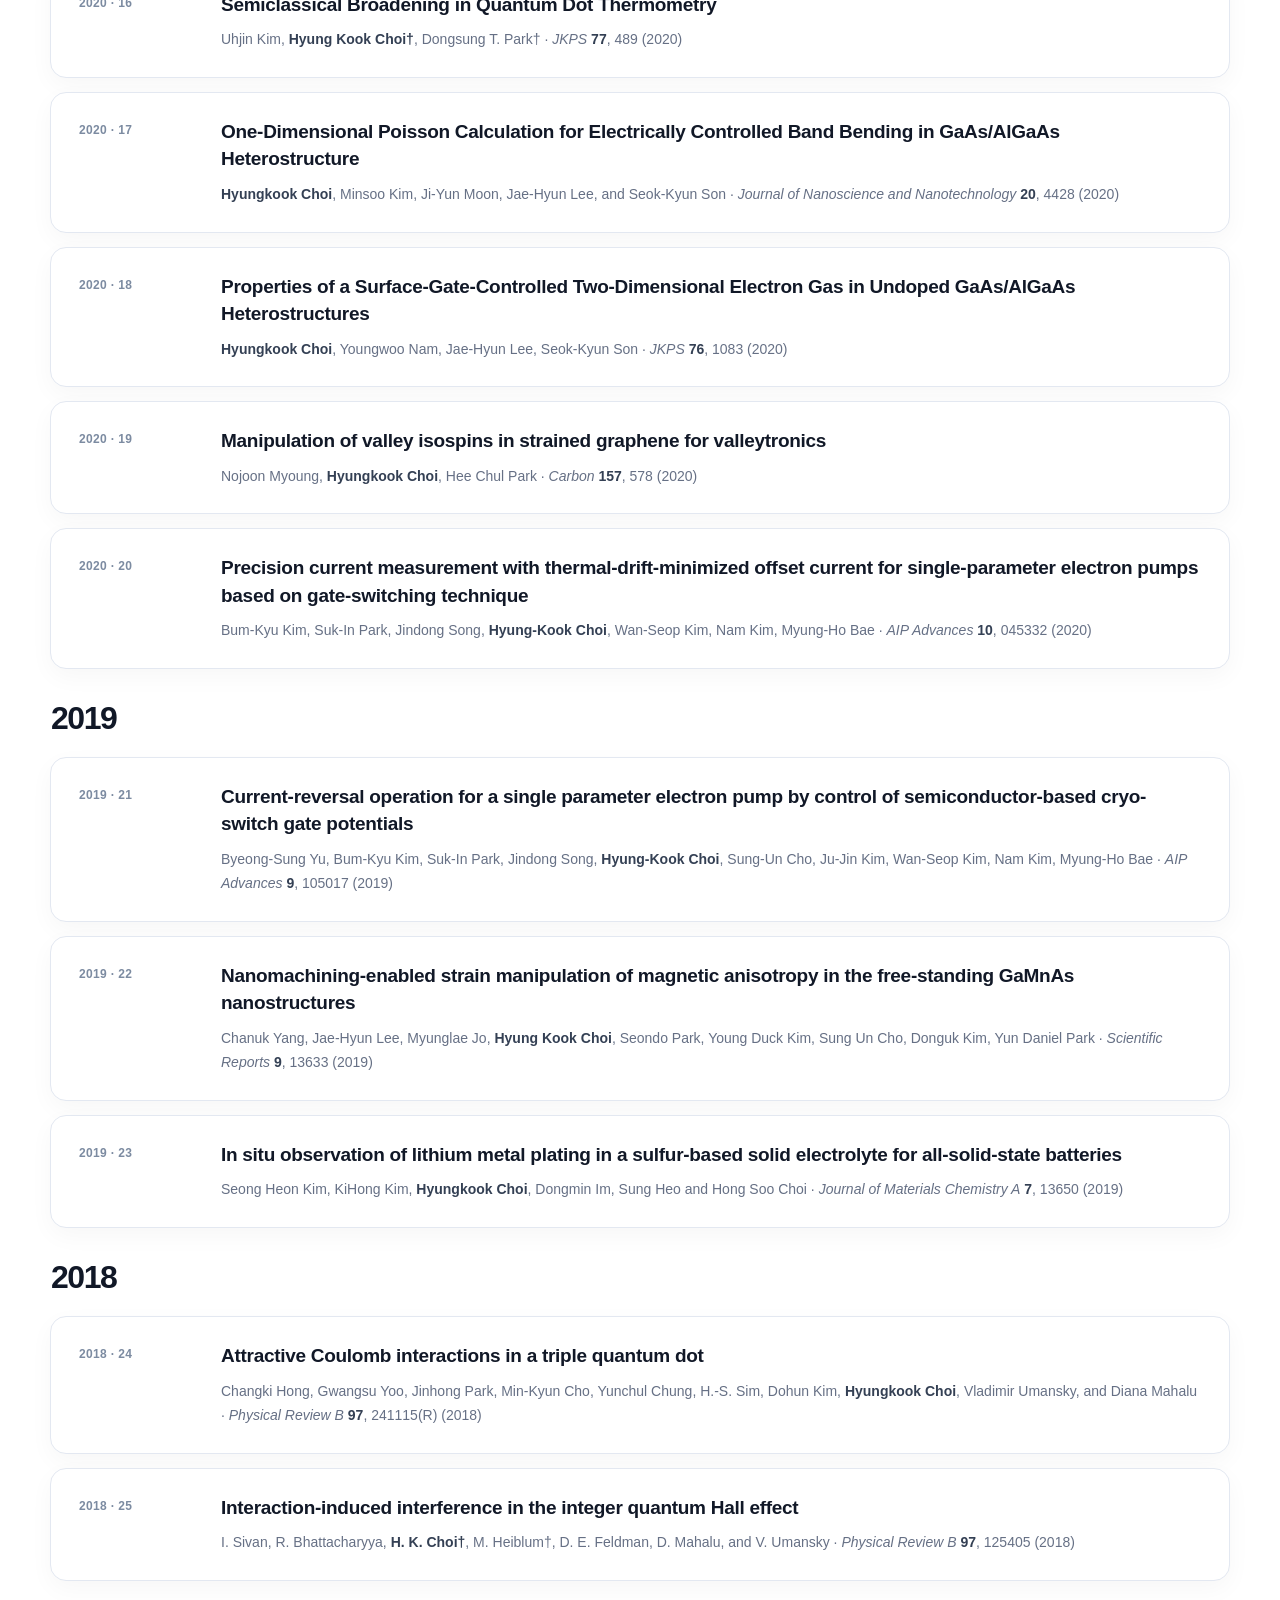
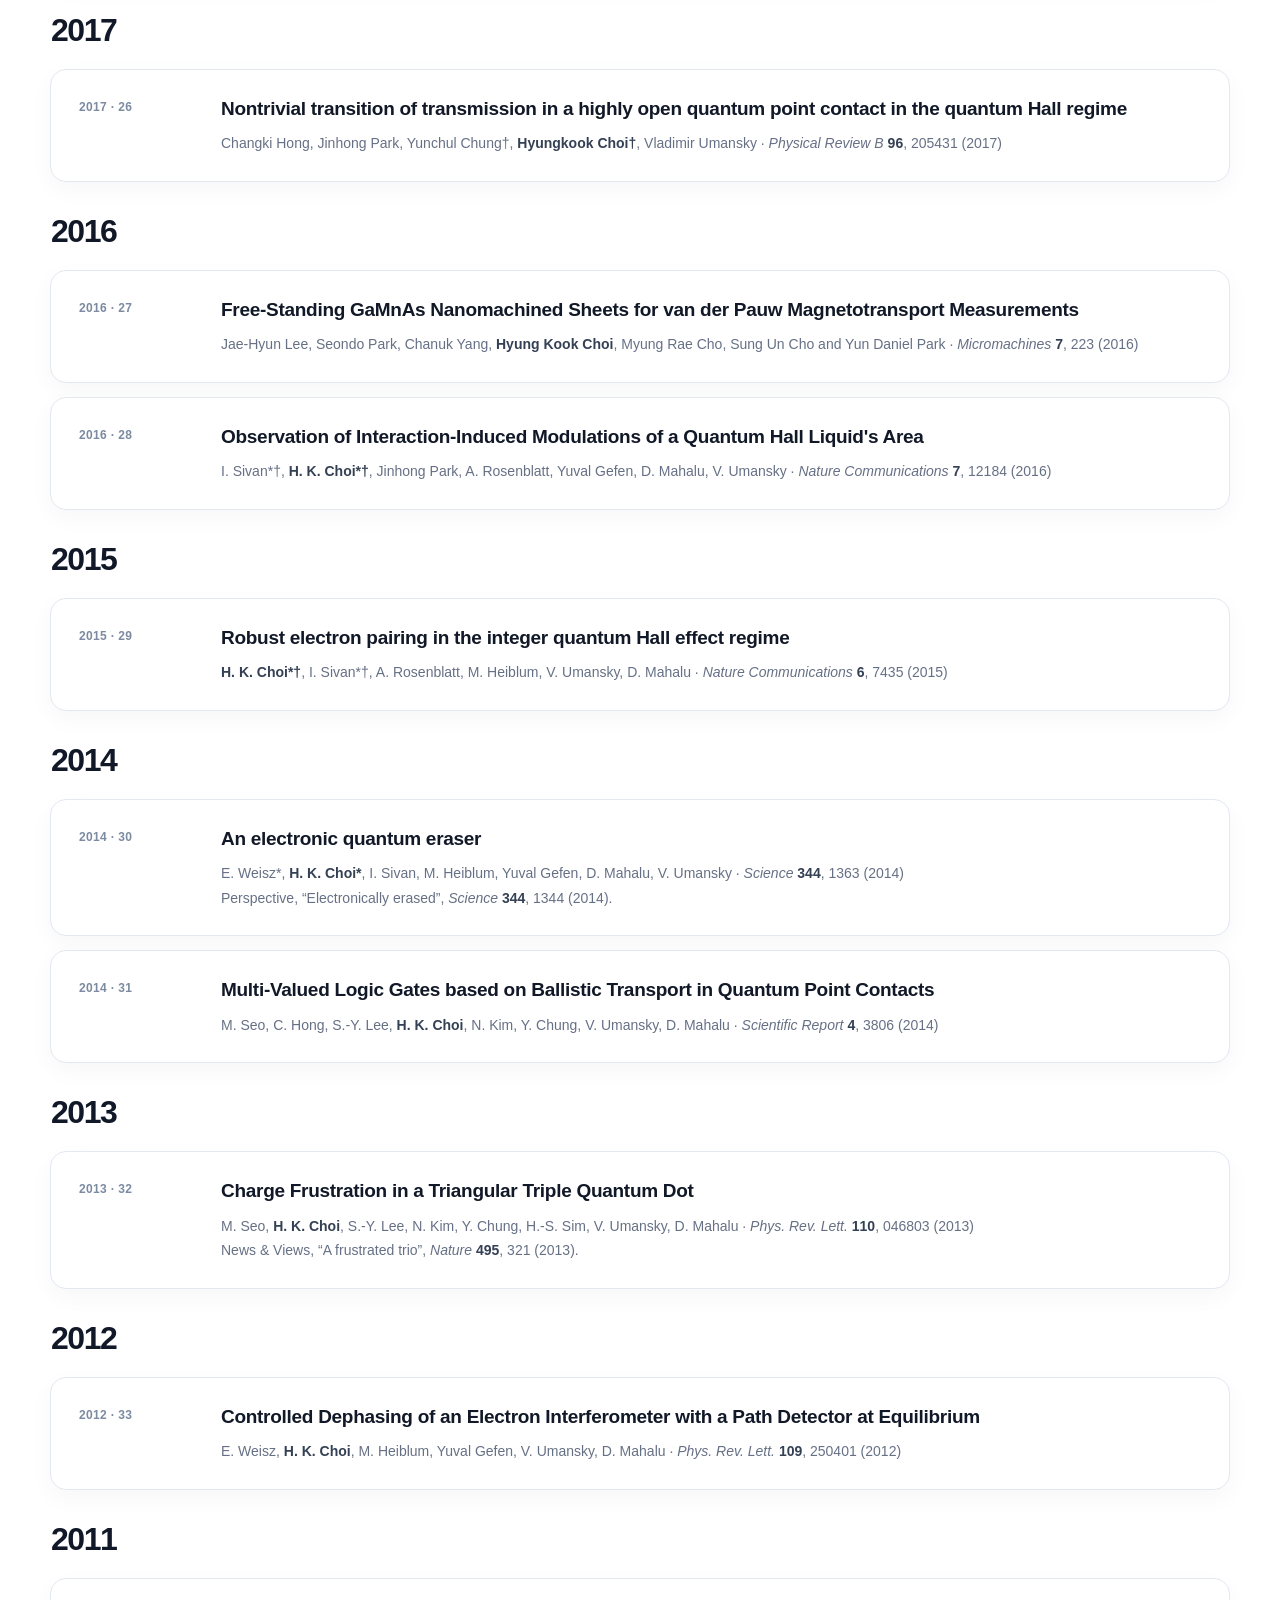
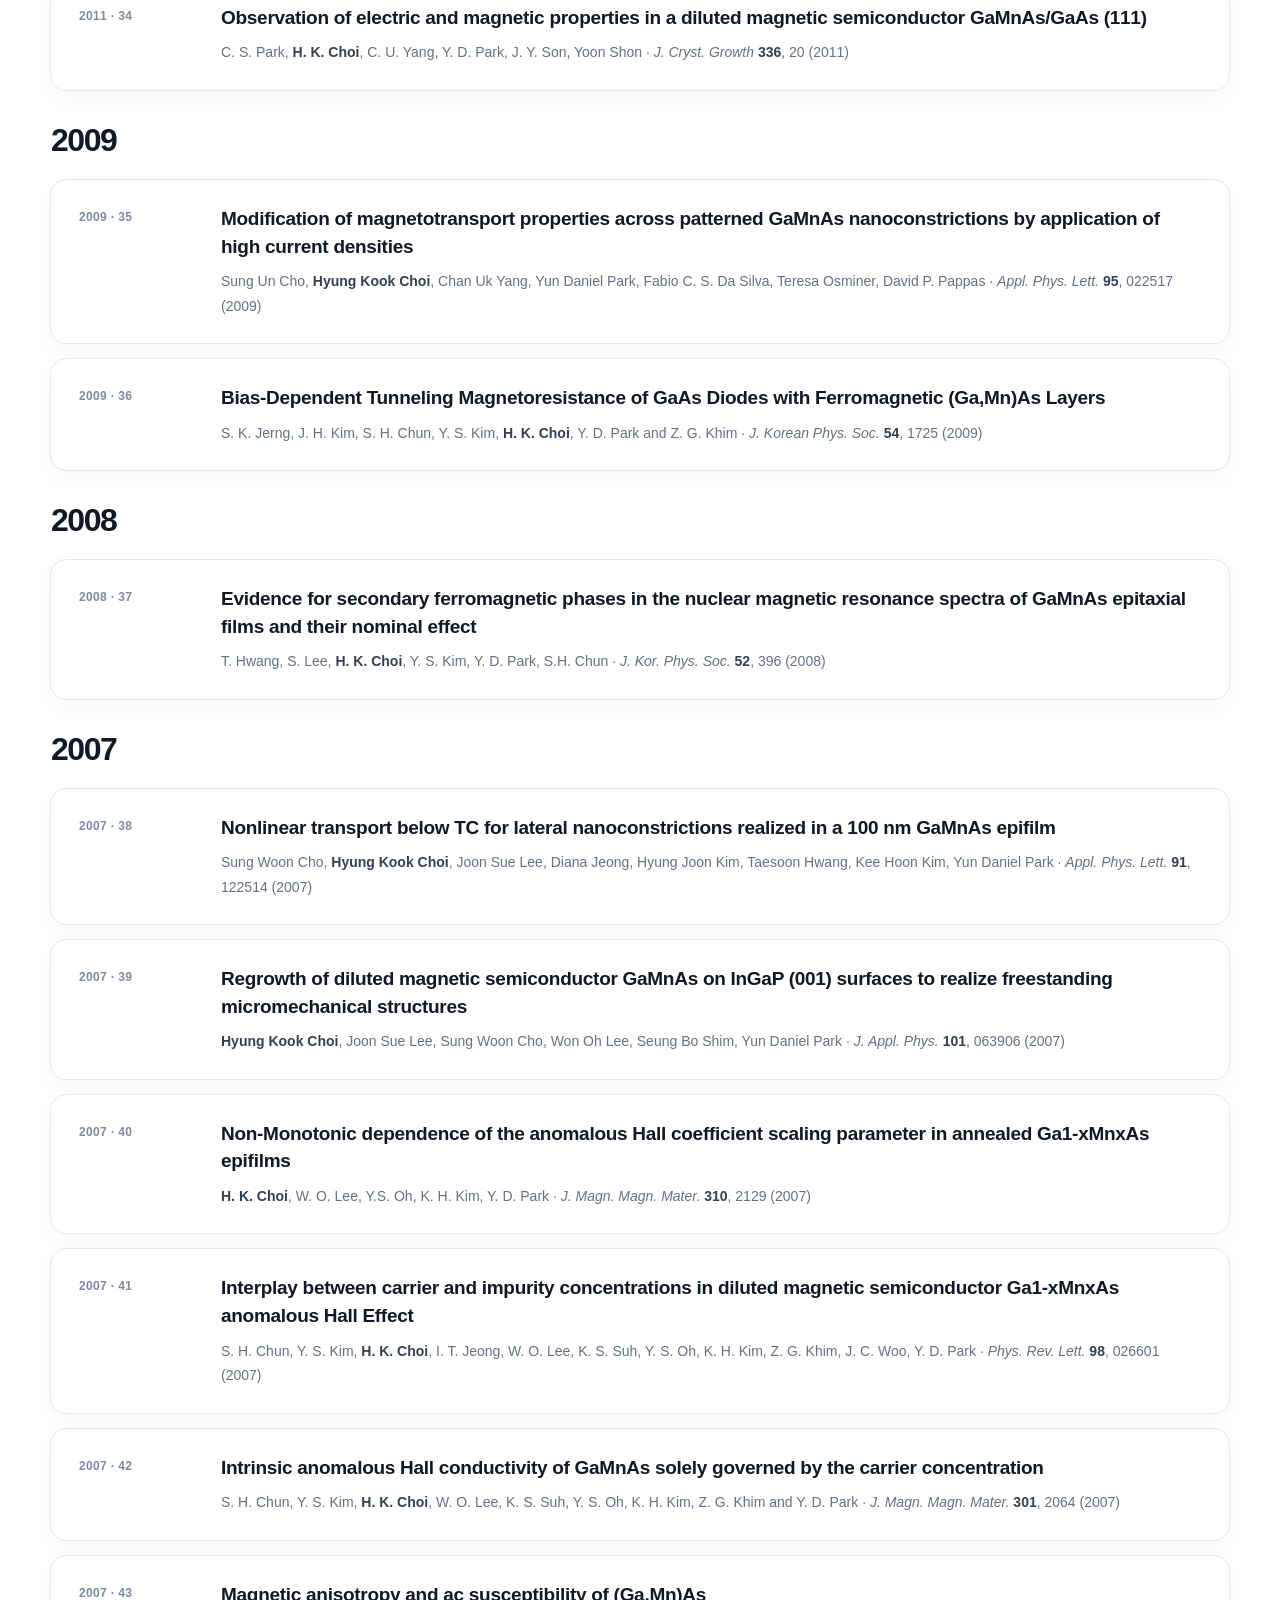
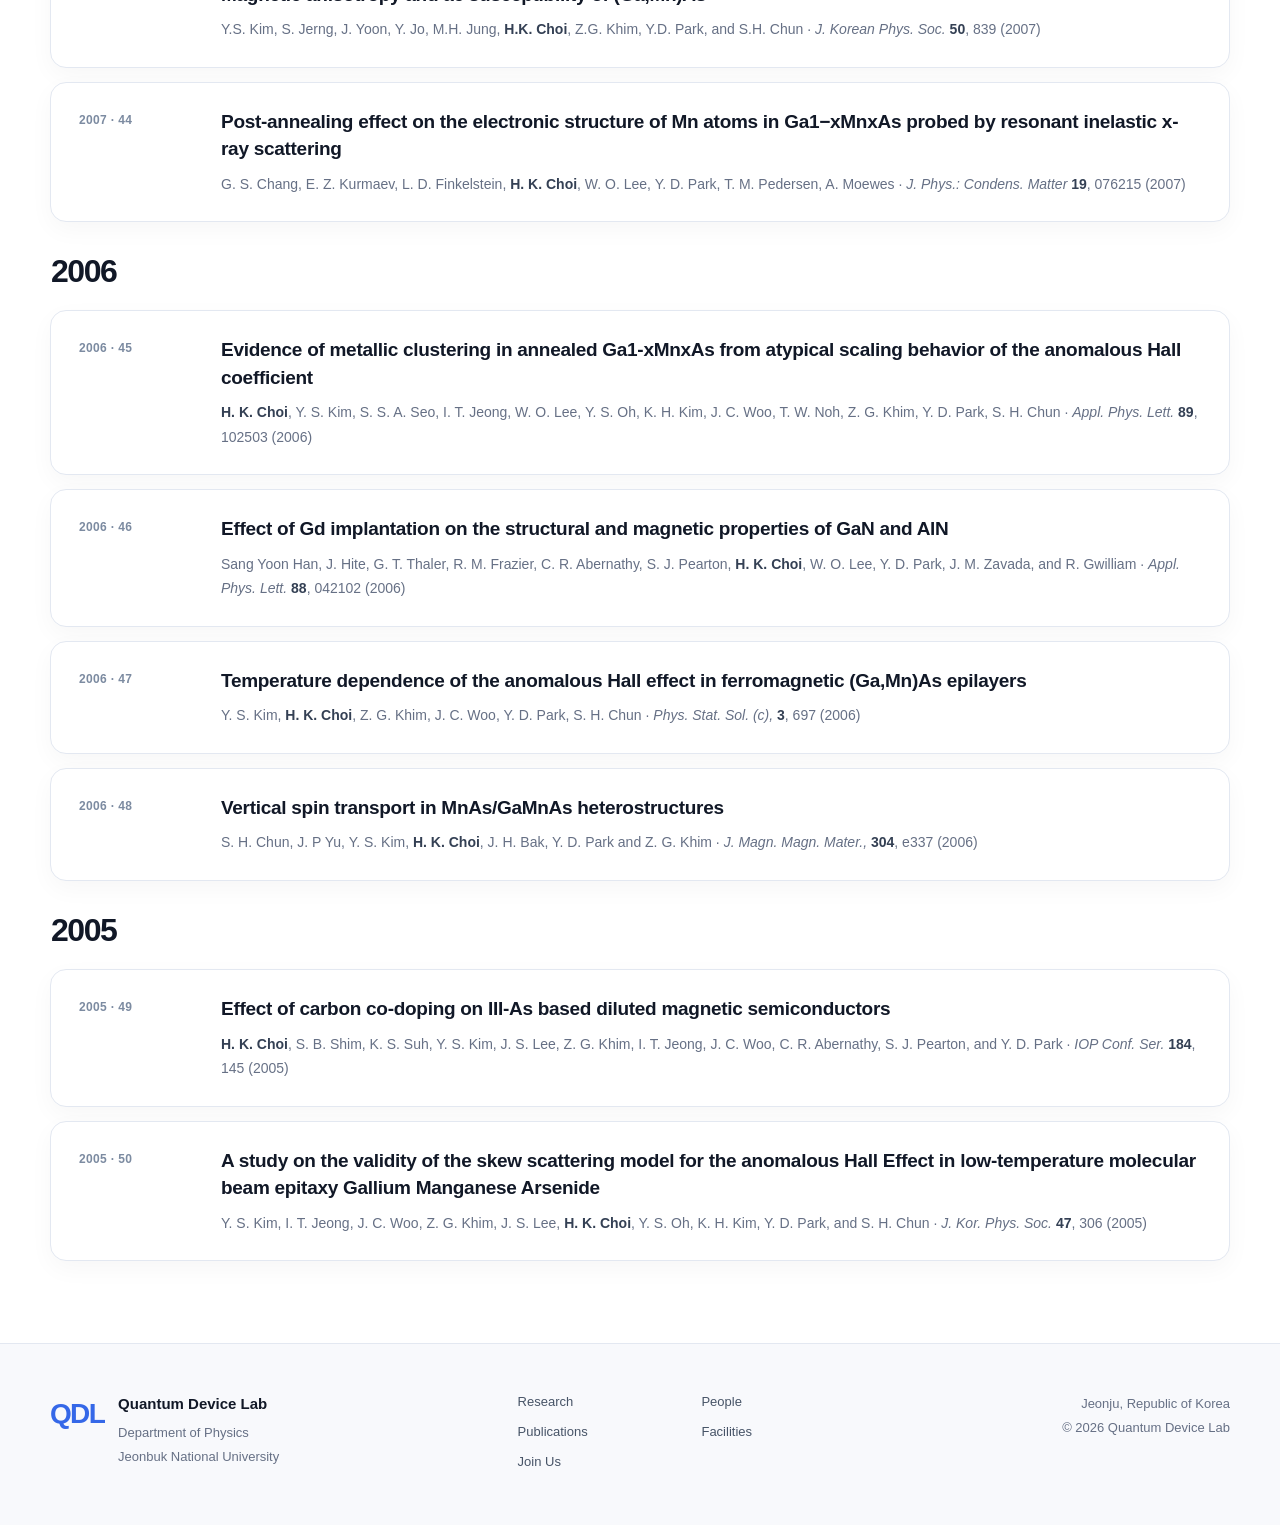
<file: publications.html>
<!DOCTYPE html>
<html lang="en">
<head>
  <meta charset="UTF-8">
  <meta name="viewport" content="width=device-width,initial-scale=1">
  <meta name="description" content="Publications of Hyungkook Choi and the Quantum Device Lab at Jeonbuk National University.">
  <title>Publications | Quantum Device Lab</title>
  <link rel="stylesheet" href="style.css?v=20261028">
  <link rel="stylesheet" href="pages.css?v=20261028">
<link rel="canonical" href="https://2hkchoi.github.io/publications.html">
<link rel="icon" href="assets/favicon.svg" type="image/svg+xml">
<meta name="theme-color" content="#07111f">
<meta property="og:type" content="website">
<meta property="og:site_name" content="Quantum Device Lab">
<meta property="og:title" content="Publications | Quantum Device Lab">
<meta property="og:description" content="Publications of Hyungkook Choi and the Quantum Device Lab at Jeonbuk National University.">
<meta property="og:url" content="https://2hkchoi.github.io/publications.html">
<link rel="stylesheet" href="enhancements.css?v=6">
<script src="site.js?v=4" defer></script>
</head>
<body>
<a class="skip-link" href="#main-content">Skip to content</a>
<header class="site-header">
  <div class="container nav-wrap">
    <a class="brand" href="index.html" aria-label="Quantum Device Lab home">
      <span class="brand-mark">QDL</span>
      <span class="brand-copy">
        <span class="brand-name">Quantum Device Lab</span>
        <span class="brand-university">Jeonbuk National University</span>
      </span>
    </a>
    <button class="menu-toggle" type="button" aria-expanded="false" aria-controls="main-navigation" hidden>Menu <span aria-hidden="true">☰</span></button>
<nav id="main-navigation" aria-label="Main navigation">
      <a href="index.html">Home</a>
      <a href="research.html">Research</a>
      <a href="people.html">People</a>
      <a class="active" aria-current="page" href="publications.html">Publications</a>
      <a href="facilities.html">Facilities</a>
      <a href="join.html">Join Us</a>
    </nav>
  </div>
</header>

<main id="main-content" tabindex="-1">
  <section class="page-hero">
    <div class="container">
      <div class="section-label">Publications</div>
      <h1>Publications.</h1>
    </div>
  </section>

  <section class="page-section">
    <div class="container">
      <h2 class="page-title">Publication list</h2>
      <p class="page-lead">* Equal contribution &nbsp;&nbsp; † Correspondence</p>

      <div class="publication-list">
        <article class="publication-item"><div class="publication-year">2025 · 1</div><div><h3>Method for rapid estimation of the energy-time covariance matrix of single electrons</h3><div class="publication-meta">Wanki Park†, Chanuk Yang, Young-Seok Ghee, <strong>Hyung Kook Choi</strong>, Bum-Kyu Kim, Myung-Ho Bae† · <span class="publication-journal">Applied Physics Letters</span> <strong class="publication-volume">127</strong>, 203503 (2025)</div></div></article>

        <article class="publication-item"><div class="publication-year">2025 · 2</div><div><h3>Multiscale analysis of oxidative damage in hair fibers: From AFM nanomechanics to AI-based degradation modeling</h3><div class="publication-meta">Seungwon Choi*, Jaehoon Sah*, Sooyeon Ra*, Chanuk Yang*, Jae-Hyun Lee, Taegeun Song†, Myunglae Jo†, <strong>Hyung Kook Choi†</strong>, Sangmin An† · <span class="publication-citation">VIEW, 20250079 (2025)</span></div></div></article>

        <article class="publication-item"><div class="publication-year">2025 · 3</div><div><h3>Thermomechanical modeling of bubble migration under local laser heating in van der Waals heterostructures</h3><div class="publication-meta">Soobeom Choi*, Hyejeong Jeong*, ChanSoo Kim, <strong>Hyungkook Choi†</strong>, Myunglae Jo† · <span class="publication-journal">JKPS</span> <strong class="publication-volume">87</strong>, 378 (2025)</div></div></article>

        <article class="publication-item"><div class="publication-year">2025 · 4</div><div><h3>Strong electron-occupancy dependence of the lever arm in few-electron quantum dot systems</h3><div class="publication-meta">Uhjin Kim, Seokyeong Lee, Myunglae Jo, <strong>Hyung Kook Choi†</strong> · <span class="publication-journal">JKPS</span> <strong class="publication-volume">87</strong>, 67 (2025)</div></div></article>

        <article class="publication-item"><div class="publication-year">2025 · 5</div><div><h3>Photoresist-Based Evaluation of Ultraviolet Exposure under Yellow Lighting in Academic Cleanrooms</h3><div class="publication-meta">Junghyun Pyun*, Soobeom Choi*, Changhan Son, Hyungkwang Lim, <strong>Hyungkook Choi†</strong>, Myunglae Jo† · <span class="publication-journal">Appl. Sci. Converg. Technol.</span> <strong class="publication-volume">34</strong>, 123 (2025)</div></div></article>

        <article class="publication-item"><div class="publication-year">2025 · 6</div><div><h3>Nanoscale Young’s modulus and resistivity of flexible Au films on PET substrates revealed by atomic force microscopy</h3><div class="publication-meta">Gwang-Myeong Kim*, Sooyeon Ra*, Chanuk Yang*, Jae-Hyun Lee, Myunglae Jo†, <strong>Hyungkook Choi†</strong>, Sangmin An† · <span class="publication-journal">Applied Surface Science</span> <strong class="publication-volume">695</strong>, 162921 (2025)</div></div></article>

        <article class="publication-item"><div class="publication-year">2025 · 7</div><div><h3>Controlling structural phases of Sn through lattice engineering</h3><div class="publication-meta">Chandima Kasun Edirisinghe*, Anjali Rathore*, Taegeon Lee, Daekwon Lee, An-Hsi Chen, Garrett Baucom, Eitan Hershkovitz, Anuradha Wijesinghe, Pradip Adhikari, Sinchul Yeom, Hong Seok Lee, <strong>Hyung-Kook Choi</strong>, Hyunsoo Kim, Mina Yoon, Honggyu Kim, Matthew Brahlek, Heesuk Rho, Joon Sue Lee† · <span class="publication-journal">Physical Review Materials</span> <strong class="publication-volume">9</strong>, 024202 (2025)</div></div></article>

        <article class="publication-item"><div class="publication-year">2025 · 8</div><div><h3>Development of a Quartz Tuning Fork-atomic Force Microscope Combined with Scanning Electron Microscope</h3><div class="publication-meta">Jaehoon Sah, <strong>Hyungkook Choi†</strong>, Sangmin An† · <span class="publication-journal">New Physics: Sae Mulli</span> <strong class="publication-volume">75</strong>, 180 (2025)</div></div></article>

        <article class="publication-item"><div class="publication-year">2025 · 9</div><div><h3>Effective tuning methods for few-electron regime in gate-defined quantum dots</h3><div class="publication-meta">Chanuk Yang*, Hwanchul Jung*, <strong>Hyung Kook Choi†</strong>, Yunchul Chung† · <span class="publication-journal">JKPS</span> <strong class="publication-volume">86</strong>, 106 (2025)</div></div></article>

        <article class="publication-item"><div class="publication-year">2024 · 10</div><div><h3>Channel-resolved wavefunctions of transverse magnetic focusing</h3><div class="publication-meta">Seokyeong Lee*, Dongsung T. Park*, Uhjin Kim, Hwanchul Jung, Yunchul Chung†, Hyoungsoon Choi†, <strong>Hyung Kook Choi†</strong> · <span class="publication-journal">Communications Physics</span> <strong class="publication-volume">7</strong>: 418 (2024)</div></div></article>

        <article class="publication-item"><div class="publication-year">2023 · 11</div><div><h3>Observation of Electronic Modes in Open Cavity Resonator</h3><div class="publication-meta">Hwanchul Jung*, Dongsung T. Park*, Seokyeong Lee, Uhjin Kim, Chanuk Yang, Jehyun Kim, V. Umansky, Dohun Kim, H.-S. Sim, Yunchul Chung†, Hyoungsoon Choi†, <strong>Hyung Kook Choi†</strong> · <span class="publication-journal">Nature Communications</span> <strong class="publication-volume">14</strong>, 415 (2023)</div></div></article>

        <article class="publication-item"><div class="publication-year">2023 · 12</div><div><h3>Cryogenic transimpedance amplifier based on a commercial operational amplifier</h3><div class="publication-meta">Chanuk Yang*, Inan Choi*, Hwanchul Jung, Dongsung T. Park, <strong>Hyung Kook Choi†</strong>, Yunchul Chung† · <span class="publication-journal">JKPS</span> <strong class="publication-volume">83</strong>, 549 (2023)</div></div></article>

        <article class="publication-item"><div class="publication-year">2022 · 13</div><div><h3>One-Lead Single-Electron Source with Charging Energy</h3><div class="publication-meta">Sung Un Cho, Wanki Park, Bum-Kyu Kim, Minky Seo, Dongsung T. Park, <strong>Hyungkook Choi</strong>, Nam Kim, H.-S. Sim and Myung-Ho Bae · <span class="publication-journal">Nano Letters</span> <strong class="publication-volume">22</strong>, 9313 (2022)</div></div></article>

        <article class="publication-item"><div class="publication-year">2021 · 14</div><div><h3>Significant energy relaxation of quantum dot emitted hot electrons</h3><div class="publication-meta">Dongsung T. Park, Uhjin Kim, Dongkun Kim, Hwanchul Jung, Juho Choi, Cheolhee Han, Yunchul Chung, H.-S. Sim, V. Umansky, Hyoungsoon Choi† and <strong>Hyung Kook Choi†</strong> · <span class="publication-journal">Physical Review Research</span> <strong class="publication-volume">3</strong>, 033015 (2021)</div></div></article>

        <article class="publication-item"><div class="publication-year">2020 · 15</div><div><h3>Robust quantum point contact via trench gate modulation</h3><div class="publication-meta">Dongsung T. Park, Seokyeong Lee, Uhjin Kim, Hyoungsoon Choi, <strong>Hyung Kook Choi†</strong> · <span class="publication-journal">Scientific Reports</span> <strong class="publication-volume">10</strong>, 19746 (2020)</div></div></article>

        <article class="publication-item"><div class="publication-year">2020 · 16</div><div><h3>Semiclassical Broadening in Quantum Dot Thermometry</h3><div class="publication-meta">Uhjin Kim, <strong>Hyung Kook Choi†</strong>, Dongsung T. Park† · <span class="publication-journal">JKPS</span> <strong class="publication-volume">77</strong>, 489 (2020)</div></div></article>

        <article class="publication-item"><div class="publication-year">2020 · 17</div><div><h3>One-Dimensional Poisson Calculation for Electrically Controlled Band Bending in GaAs/AlGaAs Heterostructure</h3><div class="publication-meta"><strong>Hyungkook Choi</strong>, Minsoo Kim, Ji-Yun Moon, Jae-Hyun Lee, and Seok-Kyun Son · <span class="publication-journal">Journal of Nanoscience and Nanotechnology</span> <strong class="publication-volume">20</strong>, 4428 (2020)</div></div></article>

        <article class="publication-item"><div class="publication-year">2020 · 18</div><div><h3>Properties of a Surface-Gate-Controlled Two-Dimensional Electron Gas in Undoped GaAs/AlGaAs Heterostructures</h3><div class="publication-meta"><strong>Hyungkook Choi</strong>, Youngwoo Nam, Jae-Hyun Lee, Seok-Kyun Son · <span class="publication-journal">JKPS</span> <strong class="publication-volume">76</strong>, 1083 (2020)</div></div></article>

        <article class="publication-item"><div class="publication-year">2020 · 19</div><div><h3>Manipulation of valley isospins in strained graphene for valleytronics</h3><div class="publication-meta">Nojoon Myoung, <strong>Hyungkook Choi</strong>, Hee Chul Park · <span class="publication-journal">Carbon</span> <strong class="publication-volume">157</strong>, 578 (2020)</div></div></article>

        <article class="publication-item"><div class="publication-year">2020 · 20</div><div><h3>Precision current measurement with thermal-drift-minimized offset current for single-parameter electron pumps based on gate-switching technique</h3><div class="publication-meta">Bum-Kyu Kim, Suk-In Park, Jindong Song, <strong>Hyung-Kook Choi</strong>, Wan-Seop Kim, Nam Kim, Myung-Ho Bae · <span class="publication-journal">AIP Advances</span> <strong class="publication-volume">10</strong>, 045332 (2020)</div></div></article>

        <article class="publication-item"><div class="publication-year">2019 · 21</div><div><h3>Current-reversal operation for a single parameter electron pump by control of semiconductor-based cryo-switch gate potentials</h3><div class="publication-meta">Byeong-Sung Yu, Bum-Kyu Kim, Suk-In Park, Jindong Song, <strong>Hyung-Kook Choi</strong>, Sung-Un Cho, Ju-Jin Kim, Wan-Seop Kim, Nam Kim, Myung-Ho Bae · <span class="publication-journal">AIP Advances</span> <strong class="publication-volume">9</strong>, 105017 (2019)</div></div></article>

        <article class="publication-item"><div class="publication-year">2019 · 22</div><div><h3>Nanomachining-enabled strain manipulation of magnetic anisotropy in the free-standing GaMnAs nanostructures</h3><div class="publication-meta">Chanuk Yang, Jae-Hyun Lee, Myunglae Jo, <strong>Hyung Kook Choi</strong>, Seondo Park, Young Duck Kim, Sung Un Cho, Donguk Kim, Yun Daniel Park · <span class="publication-journal">Scientific Reports</span> <strong class="publication-volume">9</strong>, 13633 (2019)</div></div></article>

        <article class="publication-item"><div class="publication-year">2019 · 23</div><div><h3>In situ observation of lithium metal plating in a sulfur-based solid electrolyte for all-solid-state batteries</h3><div class="publication-meta">Seong Heon Kim, KiHong Kim, <strong>Hyungkook Choi</strong>, Dongmin Im, Sung Heo and Hong Soo Choi · <span class="publication-journal">Journal of Materials Chemistry A</span> <strong class="publication-volume">7</strong>, 13650 (2019)</div></div></article>

        <article class="publication-item"><div class="publication-year">2018 · 24</div><div><h3>Attractive Coulomb interactions in a triple quantum dot</h3><div class="publication-meta">Changki Hong, Gwangsu Yoo, Jinhong Park, Min-Kyun Cho, Yunchul Chung, H.-S. Sim, Dohun Kim, <strong>Hyungkook Choi</strong>, Vladimir Umansky, and Diana Mahalu · <span class="publication-journal">Physical Review B</span> <strong class="publication-volume">97</strong>, 241115(R) (2018)</div></div></article>

        <article class="publication-item"><div class="publication-year">2018 · 25</div><div><h3>Interaction-induced interference in the integer quantum Hall effect</h3><div class="publication-meta">I. Sivan, R. Bhattacharyya, <strong>H. K. Choi†</strong>, M. Heiblum†, D. E. Feldman, D. Mahalu, and V. Umansky · <span class="publication-journal">Physical Review B</span> <strong class="publication-volume">97</strong>, 125405 (2018)</div></div></article>

        <article class="publication-item"><div class="publication-year">2017 · 26</div><div><h3>Nontrivial transition of transmission in a highly open quantum point contact in the quantum Hall regime</h3><div class="publication-meta">Changki Hong, Jinhong Park, Yunchul Chung†, <strong>Hyungkook Choi†</strong>, Vladimir Umansky · <span class="publication-journal">Physical Review B</span> <strong class="publication-volume">96</strong>, 205431 (2017)</div></div></article>

        <article class="publication-item"><div class="publication-year">2016 · 27</div><div><h3>Free-Standing GaMnAs Nanomachined Sheets for van der Pauw Magnetotransport Measurements</h3><div class="publication-meta">Jae-Hyun Lee, Seondo Park, Chanuk Yang, <strong>Hyung Kook Choi</strong>, Myung Rae Cho, Sung Un Cho and Yun Daniel Park · <span class="publication-journal">Micromachines</span> <strong class="publication-volume">7</strong>, 223 (2016)</div></div></article>

        <article class="publication-item"><div class="publication-year">2016 · 28</div><div><h3>Observation of Interaction-Induced Modulations of a Quantum Hall Liquid's Area</h3><div class="publication-meta">I. Sivan*†, <strong>H. K. Choi*†</strong>, Jinhong Park, A. Rosenblatt, Yuval Gefen, D. Mahalu, V. Umansky · <span class="publication-journal">Nature Communications</span> <strong class="publication-volume">7</strong>, 12184 (2016)</div></div></article>

        <article class="publication-item"><div class="publication-year">2015 · 29</div><div><h3>Robust electron pairing in the integer quantum Hall effect regime</h3><div class="publication-meta"><strong>H. K. Choi*†</strong>, I. Sivan*†, A. Rosenblatt, M. Heiblum, V. Umansky, D. Mahalu · <span class="publication-journal">Nature Communications</span> <strong class="publication-volume">6</strong>, 7435 (2015)</div></div></article>

        <article class="publication-item"><div class="publication-year">2014 · 30</div><div><h3>An electronic quantum eraser</h3><div class="publication-meta">E. Weisz*, <strong>H. K. Choi*</strong>, I. Sivan, M. Heiblum, Yuval Gefen, D. Mahalu, V. Umansky · <span class="publication-journal">Science</span> <strong class="publication-volume">344</strong>, 1363 (2014)<br>Perspective, “Electronically erased”, <span class="publication-journal">Science</span> <strong class="publication-volume">344</strong>, 1344 (2014).</div></div></article>

        <article class="publication-item"><div class="publication-year">2014 · 31</div><div><h3>Multi-Valued Logic Gates based on Ballistic Transport in Quantum Point Contacts</h3><div class="publication-meta">M. Seo, C. Hong, S.-Y. Lee, <strong>H. K. Choi</strong>, N. Kim, Y. Chung, V. Umansky, D. Mahalu · <span class="publication-journal">Scientific Report</span> <strong class="publication-volume">4</strong>, 3806 (2014)</div></div></article>

        <article class="publication-item"><div class="publication-year">2013 · 32</div><div><h3>Charge Frustration in a Triangular Triple Quantum Dot</h3><div class="publication-meta">M. Seo, <strong>H. K. Choi</strong>, S.-Y. Lee, N. Kim, Y. Chung, H.-S. Sim, V. Umansky, D. Mahalu · <span class="publication-journal">Phys. Rev. Lett.</span> <strong class="publication-volume">110</strong>, 046803 (2013)<br>News &amp; Views, “A frustrated trio”, <span class="publication-journal">Nature</span> <strong class="publication-volume">495</strong>, 321 (2013).</div></div></article>

        <article class="publication-item"><div class="publication-year">2012 · 33</div><div><h3>Controlled Dephasing of an Electron Interferometer with a Path Detector at Equilibrium</h3><div class="publication-meta">E. Weisz, <strong>H. K. Choi</strong>, M. Heiblum, Yuval Gefen, V. Umansky, D. Mahalu · <span class="publication-journal">Phys. Rev. Lett.</span> <strong class="publication-volume">109</strong>, 250401 (2012)</div></div></article>

        <article class="publication-item"><div class="publication-year">2011 · 34</div><div><h3>Observation of electric and magnetic properties in a diluted magnetic semiconductor GaMnAs/GaAs (111)</h3><div class="publication-meta">C. S. Park, <strong>H. K. Choi</strong>, C. U. Yang, Y. D. Park, J. Y. Son, Yoon Shon · <span class="publication-journal">J. Cryst. Growth</span> <strong class="publication-volume">336</strong>, 20 (2011)</div></div></article>

        <article class="publication-item"><div class="publication-year">2009 · 35</div><div><h3>Modification of magnetotransport properties across patterned GaMnAs nanoconstrictions by application of high current densities</h3><div class="publication-meta">Sung Un Cho, <strong>Hyung Kook Choi</strong>, Chan Uk Yang, Yun Daniel Park, Fabio C. S. Da Silva, Teresa Osminer, David P. Pappas · <span class="publication-journal">Appl. Phys. Lett.</span> <strong class="publication-volume">95</strong>, 022517 (2009)</div></div></article>

        <article class="publication-item"><div class="publication-year">2009 · 36</div><div><h3>Bias-Dependent Tunneling Magnetoresistance of GaAs Diodes with Ferromagnetic (Ga,Mn)As Layers</h3><div class="publication-meta">S. K. Jerng, J. H. Kim, S. H. Chun, Y. S. Kim, <strong>H. K. Choi</strong>, Y. D. Park and Z. G. Khim · <span class="publication-journal">J. Korean Phys. Soc.</span> <strong class="publication-volume">54</strong>, 1725 (2009)</div></div></article>

        <article class="publication-item"><div class="publication-year">2008 · 37</div><div><h3>Evidence for secondary ferromagnetic phases in the nuclear magnetic resonance spectra of GaMnAs epitaxial films and their nominal effect</h3><div class="publication-meta">T. Hwang, S. Lee, <strong>H. K. Choi</strong>, Y. S. Kim, Y. D. Park, S.H. Chun · <span class="publication-journal">J. Kor. Phys. Soc.</span> <strong class="publication-volume">52</strong>, 396 (2008)</div></div></article>

        <article class="publication-item"><div class="publication-year">2007 · 38</div><div><h3>Nonlinear transport below TC for lateral nanoconstrictions realized in a 100 nm GaMnAs epifilm</h3><div class="publication-meta">Sung Woon Cho, <strong>Hyung Kook Choi</strong>, Joon Sue Lee, Diana Jeong, Hyung Joon Kim, Taesoon Hwang, Kee Hoon Kim, Yun Daniel Park · <span class="publication-journal">Appl. Phys. Lett.</span> <strong class="publication-volume">91</strong>, 122514 (2007)</div></div></article>

        <article class="publication-item"><div class="publication-year">2007 · 39</div><div><h3>Regrowth of diluted magnetic semiconductor GaMnAs on InGaP (001) surfaces to realize freestanding micromechanical structures</h3><div class="publication-meta"><strong>Hyung Kook Choi</strong>, Joon Sue Lee, Sung Woon Cho, Won Oh Lee, Seung Bo Shim, Yun Daniel Park · <span class="publication-journal">J. Appl. Phys.</span> <strong class="publication-volume">101</strong>, 063906 (2007)</div></div></article>

        <article class="publication-item"><div class="publication-year">2007 · 40</div><div><h3>Non-Monotonic dependence of the anomalous Hall coefficient scaling parameter in annealed Ga1-xMnxAs epifilms</h3><div class="publication-meta"><strong>H. K. Choi</strong>, W. O. Lee, Y.S. Oh, K. H. Kim, Y. D. Park · <span class="publication-journal">J. Magn. Magn. Mater.</span> <strong class="publication-volume">310</strong>, 2129 (2007)</div></div></article>

        <article class="publication-item"><div class="publication-year">2007 · 41</div><div><h3>Interplay between carrier and impurity concentrations in diluted magnetic semiconductor Ga1-xMnxAs anomalous Hall Effect</h3><div class="publication-meta">S. H. Chun, Y. S. Kim, <strong>H. K. Choi</strong>, I. T. Jeong, W. O. Lee, K. S. Suh, Y. S. Oh, K. H. Kim, Z. G. Khim, J. C. Woo, Y. D. Park · <span class="publication-journal">Phys. Rev. Lett.</span> <strong class="publication-volume">98</strong>, 026601 (2007)</div></div></article>

        <article class="publication-item"><div class="publication-year">2007 · 42</div><div><h3>Intrinsic anomalous Hall conductivity of GaMnAs solely governed by the carrier concentration</h3><div class="publication-meta">S. H. Chun, Y. S. Kim, <strong>H. K. Choi</strong>, W. O. Lee, K. S. Suh, Y. S. Oh, K. H. Kim, Z. G. Khim and Y. D. Park · <span class="publication-journal">J. Magn. Magn. Mater.</span> <strong class="publication-volume">301</strong>, 2064 (2007)</div></div></article>

        <article class="publication-item"><div class="publication-year">2007 · 43</div><div><h3>Magnetic anisotropy and ac susceptibility of (Ga,Mn)As</h3><div class="publication-meta">Y.S. Kim, S. Jerng, J. Yoon, Y. Jo, M.H. Jung, <strong>H.K. Choi</strong>, Z.G. Khim, Y.D. Park, and S.H. Chun · <span class="publication-journal">J. Korean Phys. Soc.</span> <strong class="publication-volume">50</strong>, 839 (2007)</div></div></article>

        <article class="publication-item"><div class="publication-year">2007 · 44</div><div><h3>Post-annealing effect on the electronic structure of Mn atoms in Ga1−xMnxAs probed by resonant inelastic x-ray scattering</h3><div class="publication-meta">G. S. Chang, E. Z. Kurmaev, L. D. Finkelstein, <strong>H. K. Choi</strong>, W. O. Lee, Y. D. Park, T. M. Pedersen, A. Moewes · <span class="publication-journal">J. Phys.: Condens. Matter</span> <strong class="publication-volume">19</strong>, 076215 (2007)</div></div></article>

        <article class="publication-item"><div class="publication-year">2006 · 45</div><div><h3>Evidence of metallic clustering in annealed Ga1-xMnxAs from atypical scaling behavior of the anomalous Hall coefficient</h3><div class="publication-meta"><strong>H. K. Choi</strong>, Y. S. Kim, S. S. A. Seo, I. T. Jeong, W. O. Lee, Y. S. Oh, K. H. Kim, J. C. Woo, T. W. Noh, Z. G. Khim, Y. D. Park, S. H. Chun · <span class="publication-journal">Appl. Phys. Lett.</span> <strong class="publication-volume">89</strong>, 102503 (2006)</div></div></article>

        <article class="publication-item"><div class="publication-year">2006 · 46</div><div><h3>Effect of Gd implantation on the structural and magnetic properties of GaN and AlN</h3><div class="publication-meta">Sang Yoon Han, J. Hite, G. T. Thaler, R. M. Frazier, C. R. Abernathy, S. J. Pearton, <strong>H. K. Choi</strong>, W. O. Lee, Y. D. Park, J. M. Zavada, and R. Gwilliam · <span class="publication-journal">Appl. Phys. Lett.</span> <strong class="publication-volume">88</strong>, 042102 (2006)</div></div></article>

        <article class="publication-item"><div class="publication-year">2006 · 47</div><div><h3>Temperature dependence of the anomalous Hall effect in ferromagnetic (Ga,Mn)As epilayers</h3><div class="publication-meta">Y. S. Kim, <strong>H. K. Choi</strong>, Z. G. Khim, J. C. Woo, Y. D. Park, S. H. Chun · <span class="publication-journal">Phys. Stat. Sol. (c),</span> <strong class="publication-volume">3</strong>, 697 (2006)</div></div></article>

        <article class="publication-item"><div class="publication-year">2006 · 48</div><div><h3>Vertical spin transport in MnAs/GaMnAs heterostructures</h3><div class="publication-meta">S. H. Chun, J. P Yu, Y. S. Kim, <strong>H. K. Choi</strong>, J. H. Bak, Y. D. Park and Z. G. Khim · <span class="publication-journal">J. Magn. Magn. Mater.,</span> <strong class="publication-volume">304</strong>, e337 (2006)</div></div></article>

        <article class="publication-item"><div class="publication-year">2005 · 49</div><div><h3>Effect of carbon co-doping on III-As based diluted magnetic semiconductors</h3><div class="publication-meta"><strong>H. K. Choi</strong>, S. B. Shim, K. S. Suh, Y. S. Kim, J. S. Lee, Z. G. Khim, I. T. Jeong, J. C. Woo, C. R. Abernathy, S. J. Pearton, and Y. D. Park · <span class="publication-journal">IOP Conf. Ser.</span> <strong class="publication-volume">184</strong>, 145 (2005)</div></div></article>

        <article class="publication-item"><div class="publication-year">2005 · 50</div><div><h3>A study on the validity of the skew scattering model for the anomalous Hall Effect in low-temperature molecular beam epitaxy Gallium Manganese Arsenide</h3><div class="publication-meta">Y. S. Kim, I. T. Jeong, J. C. Woo, Z. G. Khim, J. S. Lee, <strong>H. K. Choi</strong>, Y. S. Oh, K. H. Kim, Y. D. Park, and S. H. Chun · <span class="publication-journal">J. Kor. Phys. Soc.</span> <strong class="publication-volume">47</strong>, 306 (2005)</div></div></article>
      </div>
    </div>
  </section>
</main>

<footer>
  <div class="container footer-grid">
    <div class="footer-brand">
      <div class="footer-mark">QDL</div>
      <div>
        <div class="footer-title">Quantum Device Lab</div>
        <div class="footer-text">Department of Physics<br>Jeonbuk National University</div>
      </div>
    </div>
    <div class="footer-links">
      <a href="research.html">Research</a>
      <a href="people.html">People</a>
      <a href="publications.html">Publications</a>
      <a href="facilities.html">Facilities</a>
<a href="join.html">Join Us</a>
    </div>
    <div class="footer-right footer-text">Jeonju, Republic of Korea<br>© 2026 Quantum Device Lab</div>
  </div>
</footer>
</body>
</html>
</file>
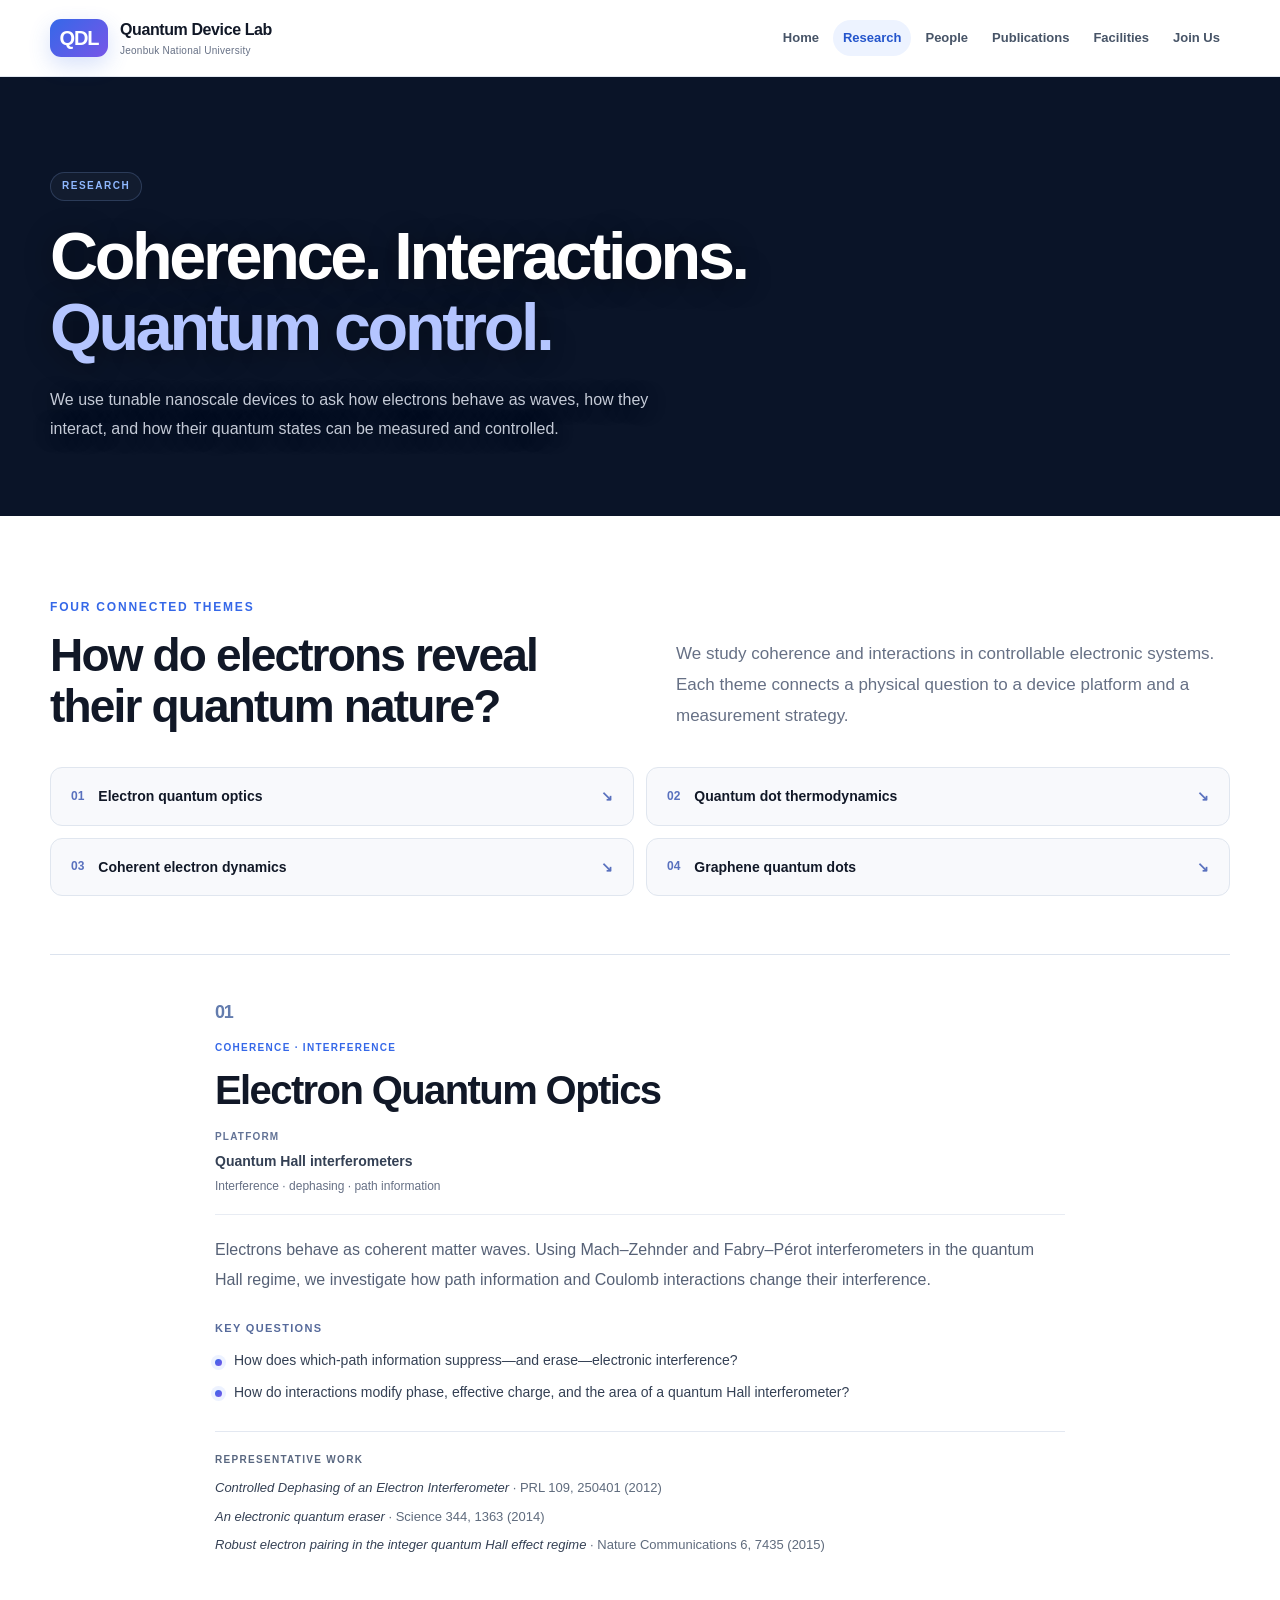
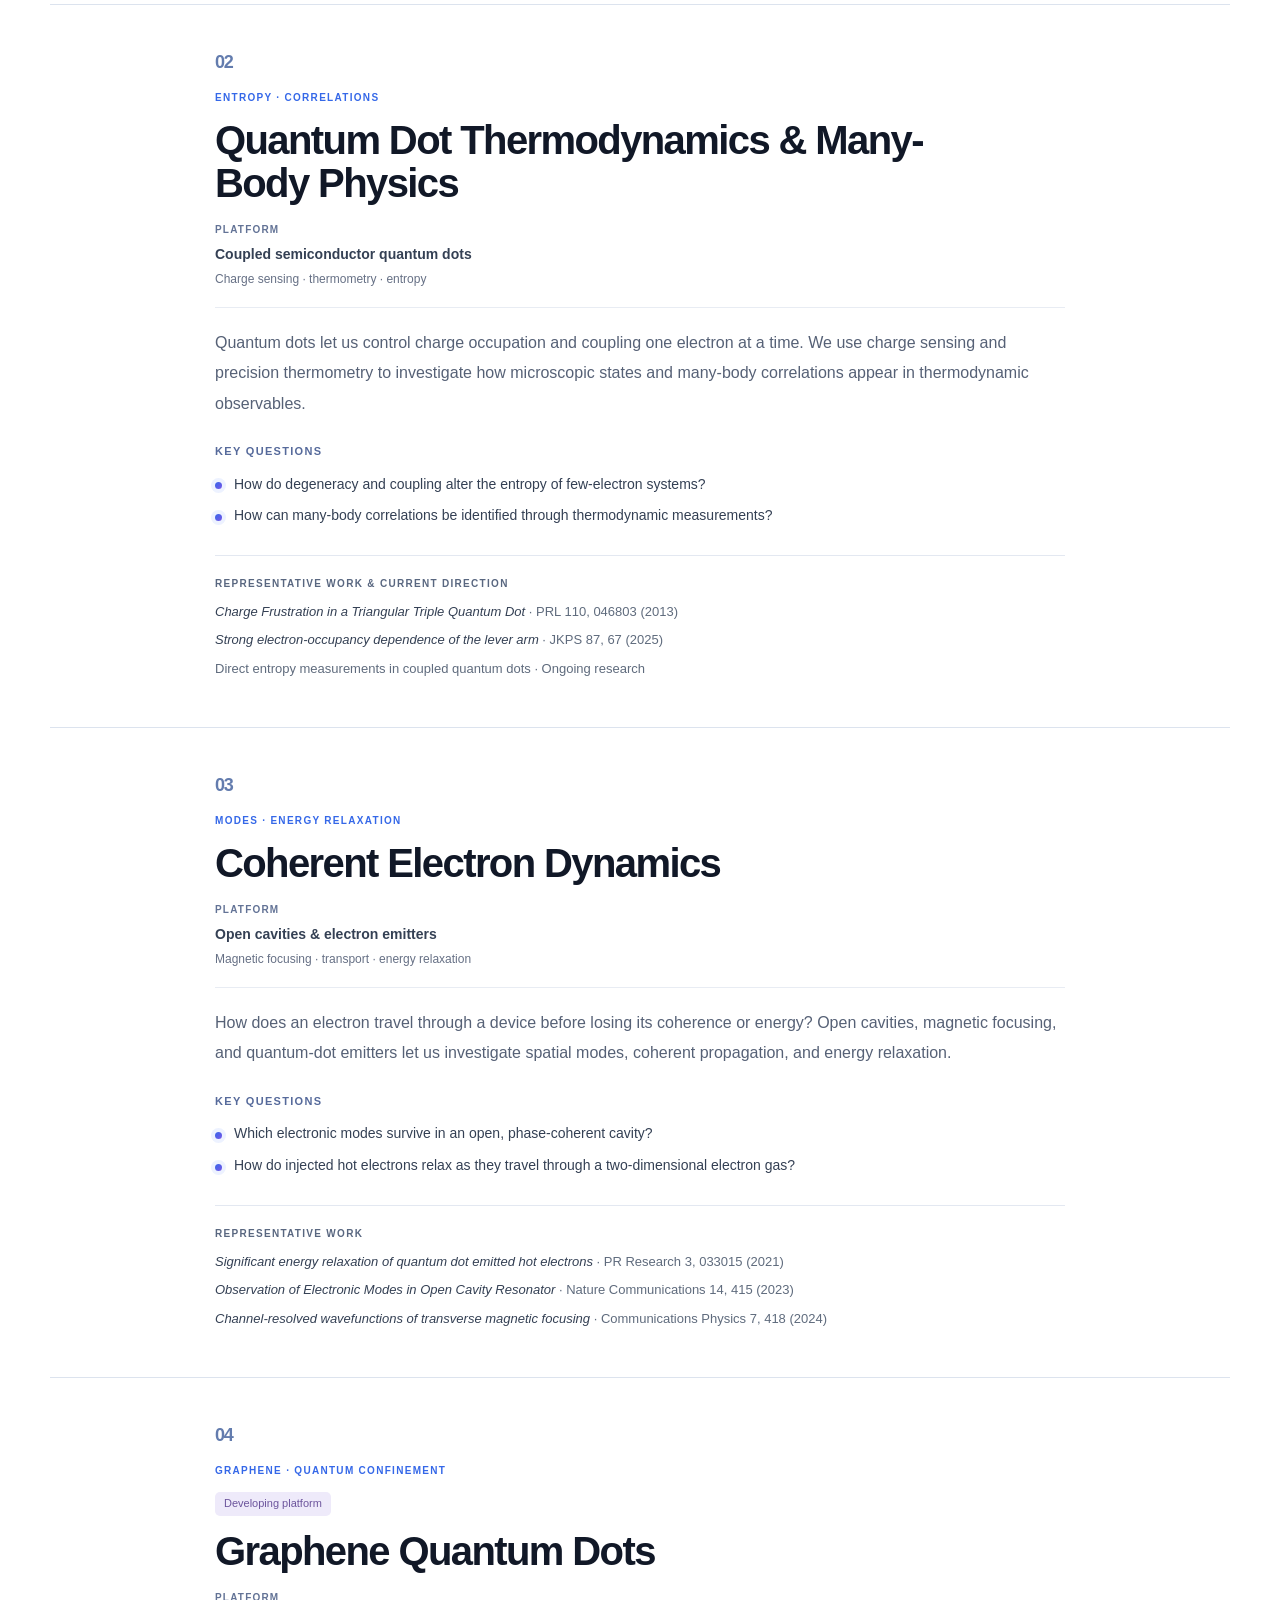
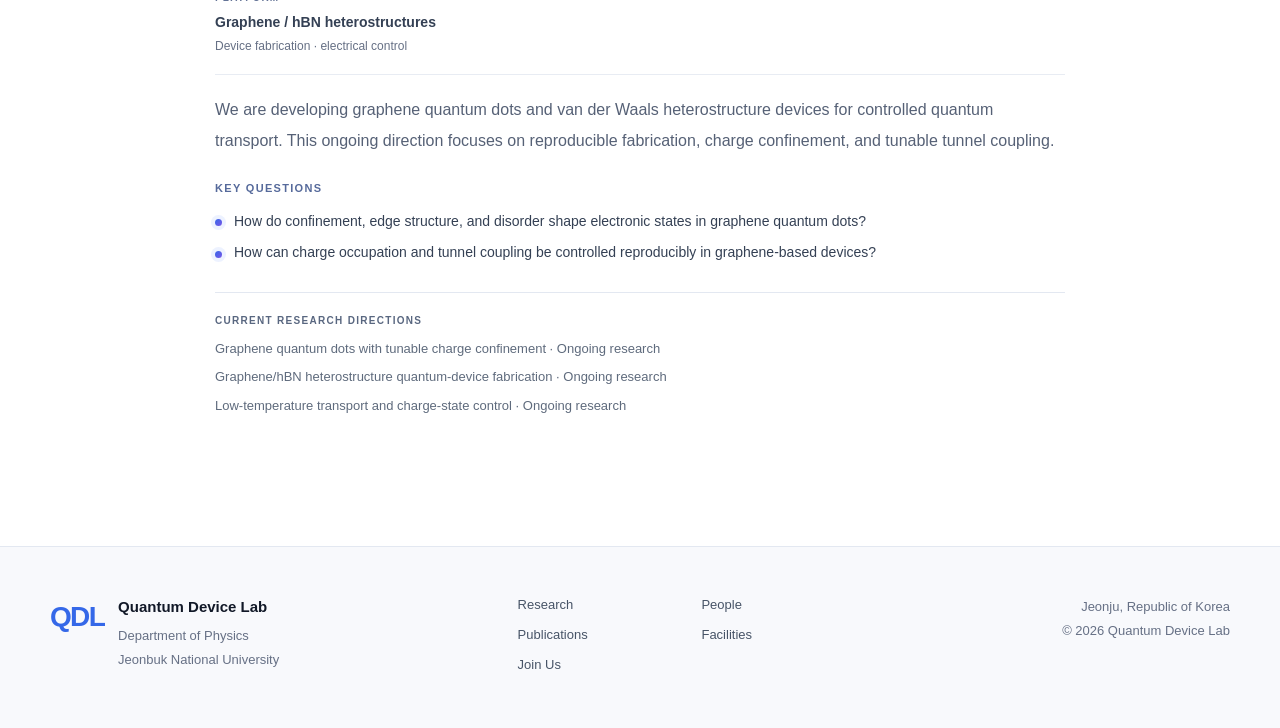
<file: research.html>
<!DOCTYPE html>
<html lang="en">
<head>
  <meta charset="UTF-8">
  <meta name="viewport" content="width=device-width,initial-scale=1">
  <title>Research | Quantum Device Lab</title>
  <link rel="stylesheet" href="style.css?v=20261028">
  <link rel="stylesheet" href="pages.css?v=20261028">
<meta name="description" content="Explore electron quantum optics, quantum dot thermodynamics, coherent electron dynamics, and graphene quantum dots at QDL.">
<link rel="canonical" href="https://2hkchoi.github.io/research.html">
<link rel="icon" href="assets/favicon.svg" type="image/svg+xml">
<meta name="theme-color" content="#07111f">
<meta property="og:type" content="website">
<meta property="og:site_name" content="Quantum Device Lab">
<meta property="og:title" content="Research | Quantum Device Lab">
<meta property="og:description" content="Explore electron quantum optics, quantum dot thermodynamics, coherent electron dynamics, and graphene quantum dots at QDL.">
<meta property="og:url" content="https://2hkchoi.github.io/research.html">
<link rel="stylesheet" href="enhancements.css?v=6">
<script src="site.js?v=4" defer></script>
</head>
<body class="research-page">
<a class="skip-link" href="#main-content">Skip to content</a>
<header class="site-header">
  <div class="container nav-wrap">
    <a class="brand" href="index.html" aria-label="Quantum Device Lab home"><span class="brand-mark">QDL</span><span class="brand-copy"><span class="brand-name">Quantum Device Lab</span><span class="brand-university">Jeonbuk National University</span></span></a>
    <button class="menu-toggle" type="button" aria-expanded="false" aria-controls="main-navigation" hidden>Menu <span aria-hidden="true">☰</span></button>
<nav id="main-navigation" aria-label="Main navigation"><a href="index.html">Home</a><a class="active" aria-current="page" href="research.html">Research</a><a href="people.html">People</a><a href="publications.html">Publications</a><a href="facilities.html">Facilities</a><a href="join.html">Join Us</a></nav>
  </div>
</header>
<main id="main-content" tabindex="-1">
  <section class="page-hero research-page-hero">
    <div class="container">
      <div class="section-label">Research</div>
      <h1>Coherence. Interactions.<br><span class="hero-emphasis">Quantum control.</span></h1>
      <p>We use tunable nanoscale devices to ask how electrons behave as waves, how they interact, and how their quantum states can be measured and controlled.</p>
    </div>
  </section>

  <section class="page-section research-overview">
    <div class="container">
      <div class="research-intro">
        <div>
          <div class="section-label">Four connected themes</div>
          <h2 class="page-title">How do electrons reveal<br>their quantum nature?</h2>
        </div>
        <p class="page-lead">We study coherence and interactions in controllable electronic systems. Each theme connects a physical question to a device platform and a measurement strategy.</p>
      </div>

      <div class="research-jump" role="navigation" aria-label="Research themes">
<a href="#electron-quantum-optics"><span>01</span> Electron quantum optics <b aria-hidden="true">↘</b></a>
<a href="#quantum-dot-thermodynamics"><span>02</span> Quantum dot thermodynamics <b aria-hidden="true">↘</b></a>
<a href="#coherent-electron-dynamics"><span>03</span> Coherent electron dynamics <b aria-hidden="true">↘</b></a>
<a href="#graphene-quantum-dots"><span>04</span> Graphene quantum dots <b aria-hidden="true">↘</b></a>
</div>
<div class="research-theme-list">
        <article class="research-theme" id="electron-quantum-optics">
          <div class="research-theme-copy">
            <span class="research-theme-number">01</span>
            <span class="tag">Coherence · Interference</span>
            <h2>Electron Quantum Optics</h2><div class="theme-platform"><span>Platform</span>Quantum Hall interferometers<small>Interference · dephasing · path information</small></div>
            <p>Electrons behave as coherent matter waves. Using Mach–Zehnder and Fabry–Pérot interferometers in the quantum Hall regime, we investigate how path information and Coulomb interactions change their interference.</p>
            <h3 class="question-label">Key questions</h3><ul class="research-question-list">
              <li>How does which-path information suppress—and erase—electronic interference?</li>
              <li>How do interactions modify phase, effective charge, and the area of a quantum Hall interferometer?</li>
            </ul>
            <div class="selected-work">
              <span>Representative work</span>
              <p><i>Controlled Dephasing of an Electron Interferometer</i> · PRL 109, 250401 (2012)</p>
              <p><i>An electronic quantum eraser</i> · Science 344, 1363 (2014)</p>
              <p><i>Robust electron pairing in the integer quantum Hall effect regime</i> · Nature Communications 6, 7435 (2015)</p>
            </div>
          </div>
        </article>

        <article class="research-theme" id="quantum-dot-thermodynamics">
          <div class="research-theme-copy">
            <span class="research-theme-number">02</span>
            <span class="tag">Entropy · Correlations</span>
            <h2>Quantum Dot Thermodynamics &amp; Many-Body Physics</h2><div class="theme-platform"><span>Platform</span>Coupled semiconductor quantum dots<small>Charge sensing · thermometry · entropy</small></div>
            <p>Quantum dots let us control charge occupation and coupling one electron at a time. We use charge sensing and precision thermometry to investigate how microscopic states and many-body correlations appear in thermodynamic observables.</p>
            <h3 class="question-label">Key questions</h3><ul class="research-question-list">
              <li>How do degeneracy and coupling alter the entropy of few-electron systems?</li>
              <li>How can many-body correlations be identified through thermodynamic measurements?</li>
            </ul>
            <div class="selected-work">
              <span>Representative work &amp; current direction</span>
              <p><i>Charge Frustration in a Triangular Triple Quantum Dot</i> · PRL 110, 046803 (2013)</p>
              <p><i>Strong electron-occupancy dependence of the lever arm</i> · JKPS 87, 67 (2025)</p>
              <p>Direct entropy measurements in coupled quantum dots · Ongoing research</p>
            </div>
          </div>
        </article>

        <article class="research-theme" id="coherent-electron-dynamics">
          <div class="research-theme-copy">
            <span class="research-theme-number">03</span>
            <span class="tag">Modes · Energy relaxation</span>
            <h2>Coherent Electron Dynamics</h2><div class="theme-platform"><span>Platform</span>Open cavities &amp; electron emitters<small>Magnetic focusing · transport · energy relaxation</small></div>
            <p>How does an electron travel through a device before losing its coherence or energy? Open cavities, magnetic focusing, and quantum-dot emitters let us investigate spatial modes, coherent propagation, and energy relaxation.</p>
            <h3 class="question-label">Key questions</h3><ul class="research-question-list">
              <li>Which electronic modes survive in an open, phase-coherent cavity?</li>
              <li>How do injected hot electrons relax as they travel through a two-dimensional electron gas?</li>
            </ul>
            <div class="selected-work">
              <span>Representative work</span>
              <p><i>Significant energy relaxation of quantum dot emitted hot electrons</i> · PR Research 3, 033015 (2021)</p>
              <p><i>Observation of Electronic Modes in Open Cavity Resonator</i> · Nature Communications 14, 415 (2023)</p>
              <p><i>Channel-resolved wavefunctions of transverse magnetic focusing</i> · Communications Physics 7, 418 (2024)</p>
            </div>
          </div>
        </article>

        <article class="research-theme" id="graphene-quantum-dots">
          <div class="research-theme-copy">
            <span class="research-theme-number">04</span>
            <span class="tag">Graphene · Quantum confinement</span><span class="research-status">Developing platform</span>
            <h2>Graphene Quantum Dots</h2><div class="theme-platform"><span>Platform</span>Graphene / hBN heterostructures<small>Device fabrication · electrical control</small></div>
            <p>We are developing graphene quantum dots and van der Waals heterostructure devices for controlled quantum transport. This ongoing direction focuses on reproducible fabrication, charge confinement, and tunable tunnel coupling.</p>
            <h3 class="question-label">Key questions</h3><ul class="research-question-list">
              <li>How do confinement, edge structure, and disorder shape electronic states in graphene quantum dots?</li>
              <li>How can charge occupation and tunnel coupling be controlled reproducibly in graphene-based devices?</li>
            </ul>
            <div class="selected-work">
              <span>Current research directions</span>
              <p>Graphene quantum dots with tunable charge confinement · Ongoing research</p>
              <p>Graphene/hBN heterostructure quantum-device fabrication · Ongoing research</p>
              <p>Low-temperature transport and charge-state control · Ongoing research</p>
            </div>
          </div>
        </article>
      </div>
    </div>
  </section>

</main>
<footer><div class="container footer-grid"><div class="footer-brand"><div class="footer-mark">QDL</div><div><div class="footer-title">Quantum Device Lab</div><div class="footer-text">Department of Physics<br>Jeonbuk National University</div></div></div><div class="footer-links"><a href="research.html">Research</a><a href="people.html">People</a><a href="publications.html">Publications</a><a href="facilities.html">Facilities</a>
<a href="join.html">Join Us</a></div><div class="footer-right footer-text">Jeonju, Republic of Korea<br>© 2026 Quantum Device Lab</div></div></footer>
</body>
</html>
</file>
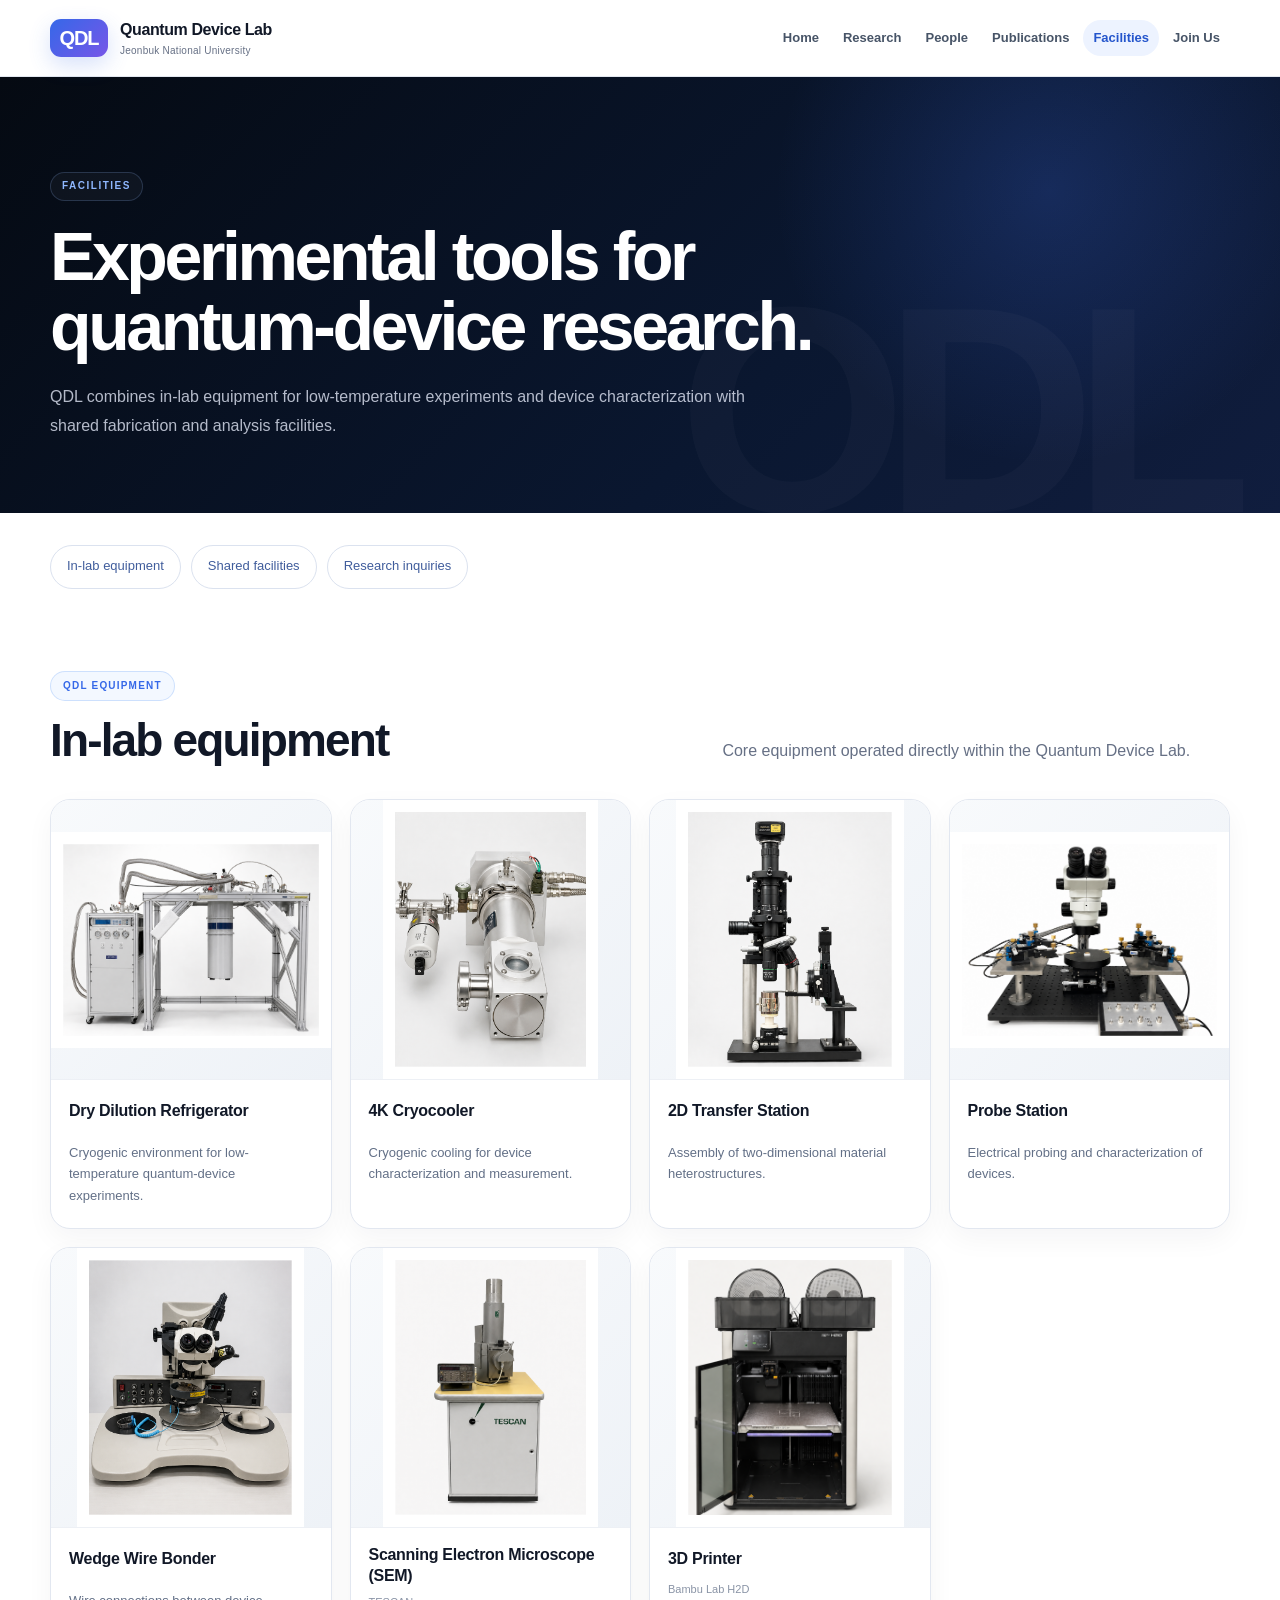
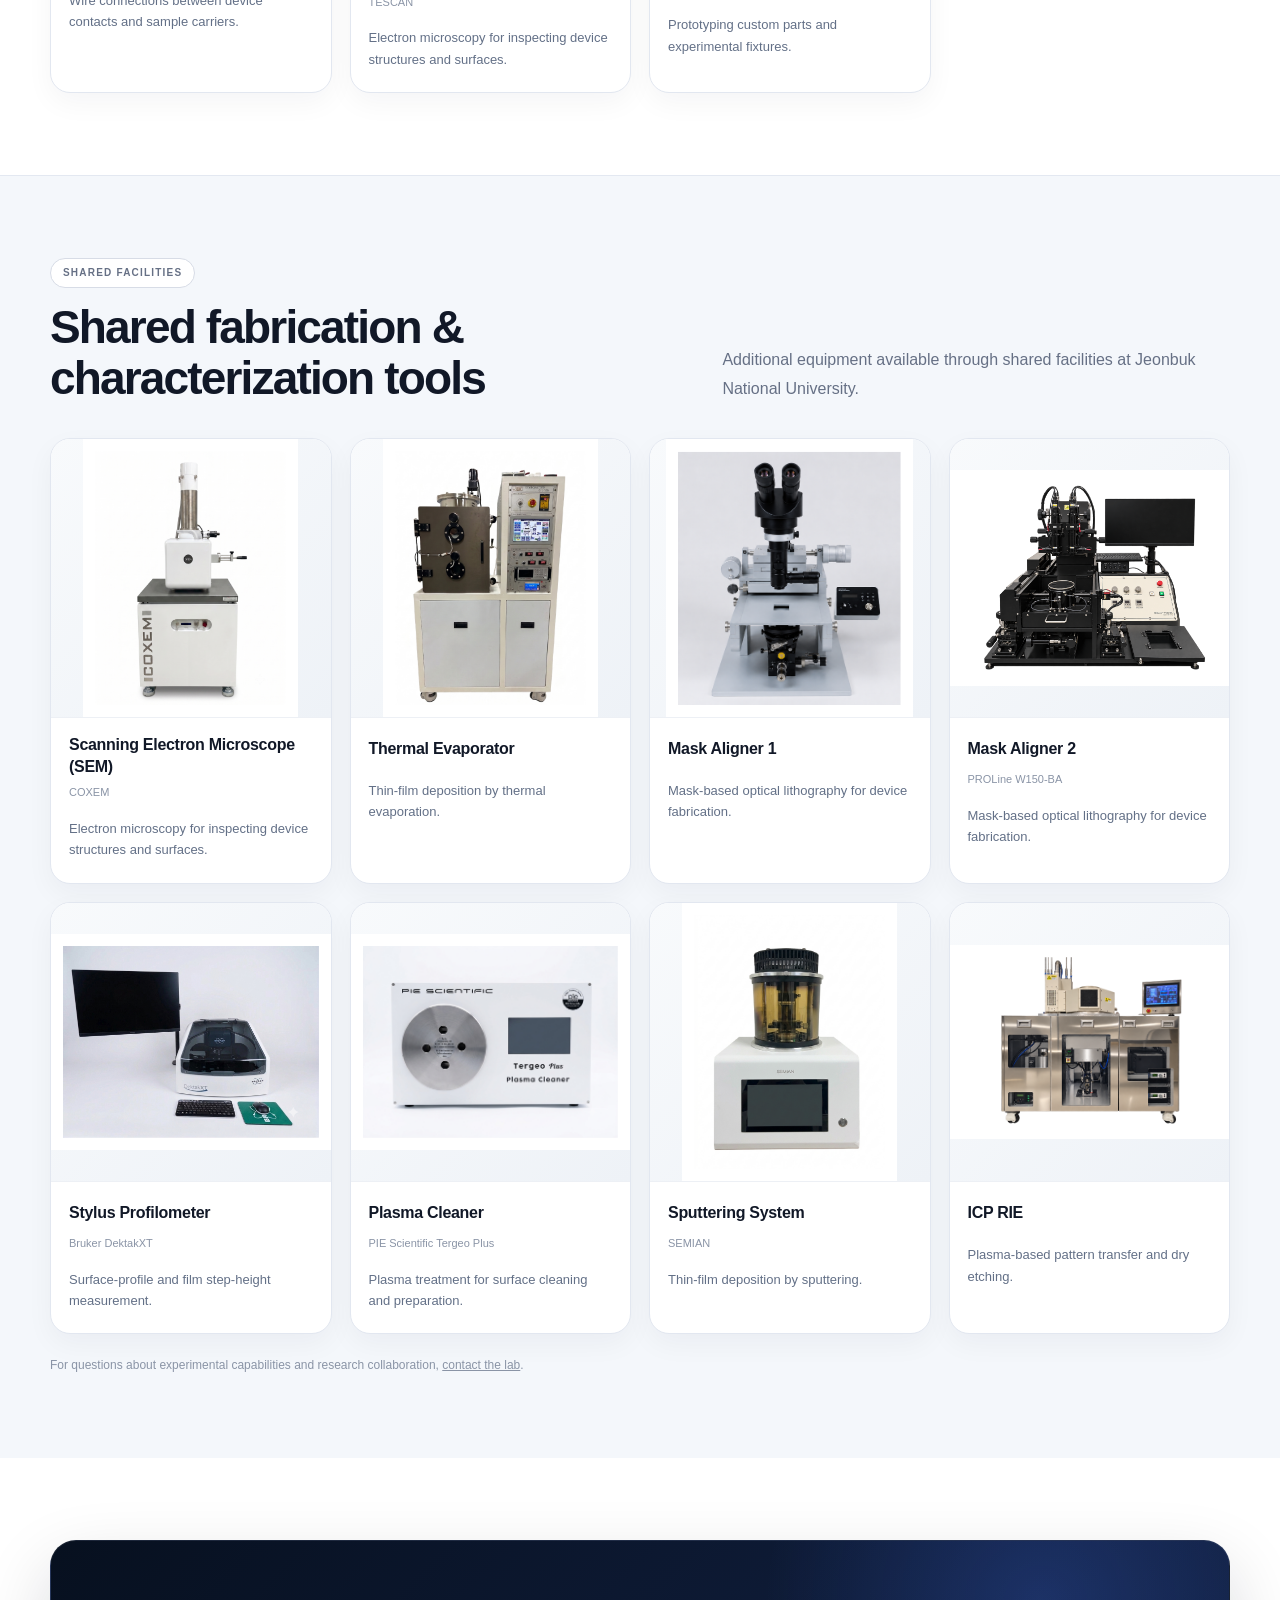
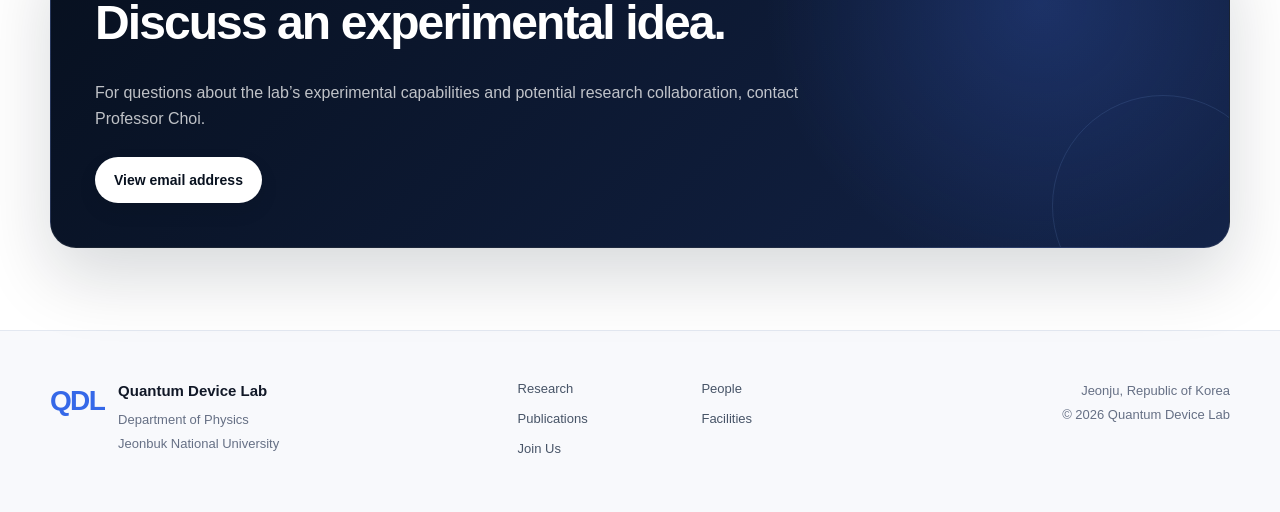
<file: quantum-device-lab/facilities.html>
<!doctype html>
<html lang="en">
<head>
<meta charset="utf-8">
<meta name="viewport" content="width=device-width, initial-scale=1">
<title>Quantum Device Lab — Page moved</title>
<link rel="canonical" href="https://2hkchoi.github.io/facilities.html">
<meta name="robots" content="noindex, follow">
<script>location.replace('/facilities.html' + location.search + location.hash);</script>
<noscript><meta http-equiv="refresh" content="0; url=https://2hkchoi.github.io/facilities.html"></noscript>
</head>
<body><h1>Page moved</h1><p><a href="https://2hkchoi.github.io/facilities.html">Continue to Quantum Device Lab</a></p></body>
</html>
</file>
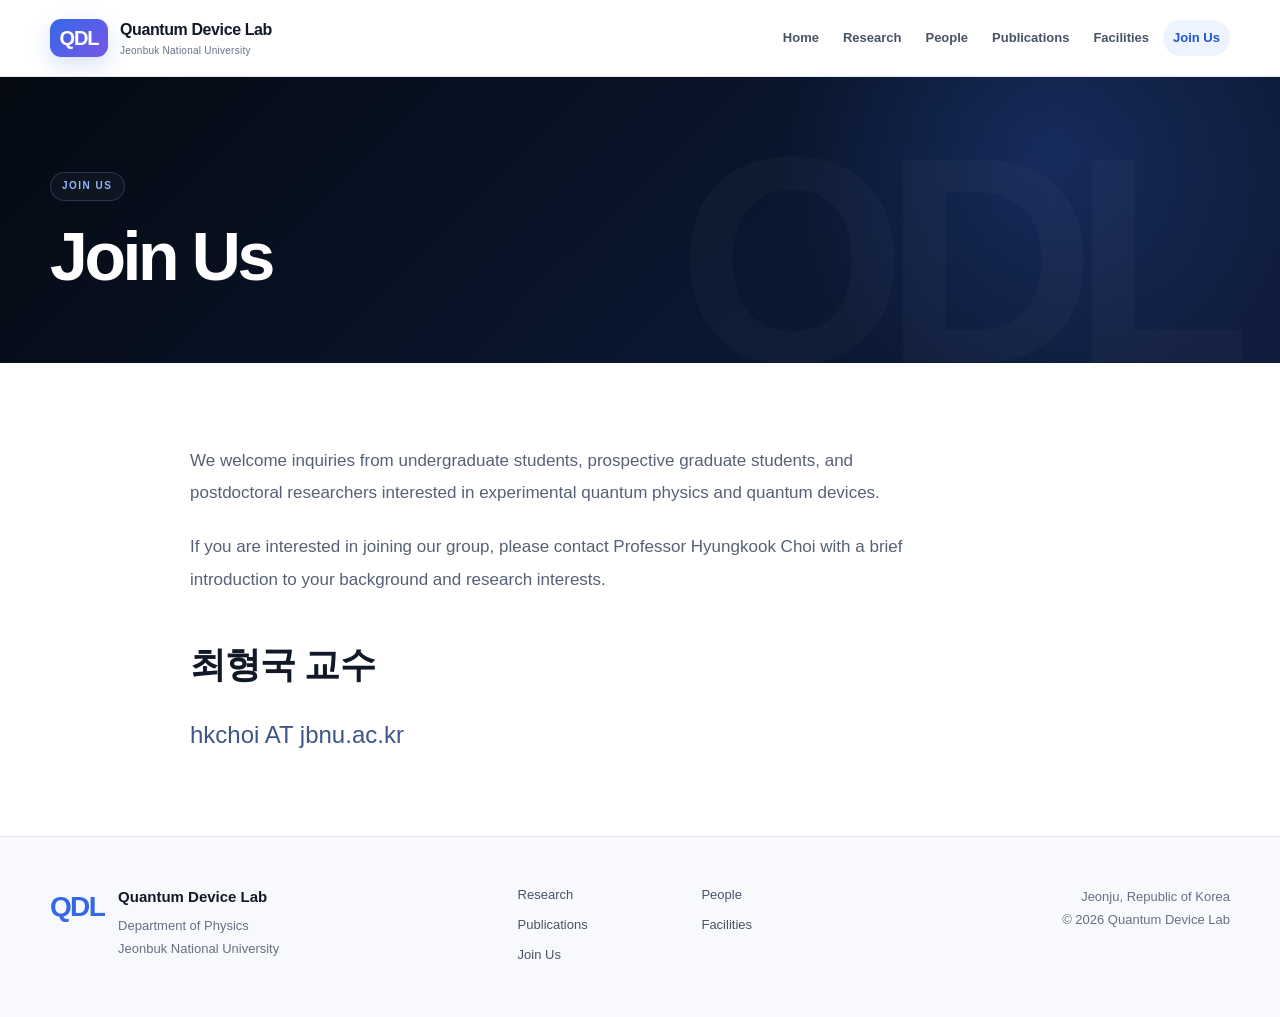
<file: quantum-device-lab/join.html>
<!doctype html>
<html lang="en">
<head>
<meta charset="utf-8">
<meta name="viewport" content="width=device-width, initial-scale=1">
<title>Quantum Device Lab — Page moved</title>
<link rel="canonical" href="https://2hkchoi.github.io/join.html">
<meta name="robots" content="noindex, follow">
<script>location.replace('/join.html' + location.search + location.hash);</script>
<noscript><meta http-equiv="refresh" content="0; url=https://2hkchoi.github.io/join.html"></noscript>
</head>
<body><h1>Page moved</h1><p><a href="https://2hkchoi.github.io/join.html">Continue to Quantum Device Lab</a></p></body>
</html>
</file>
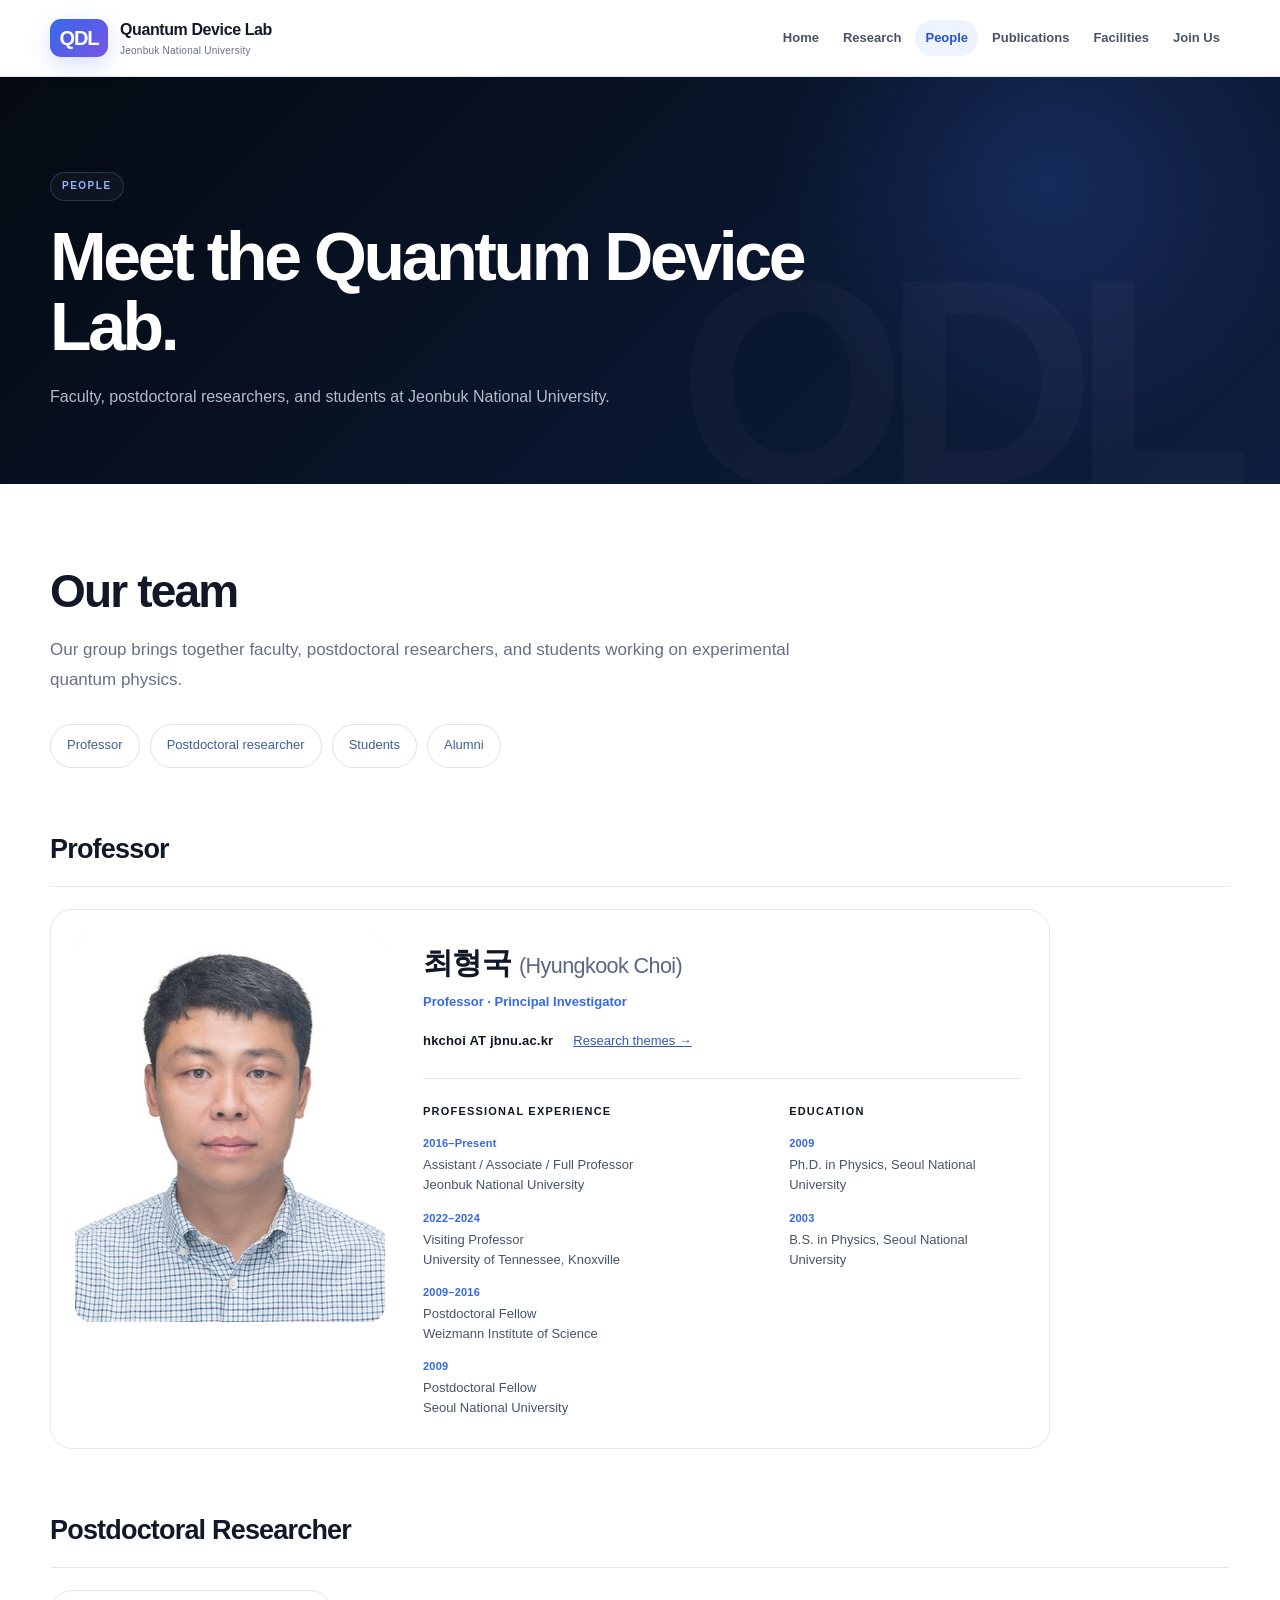
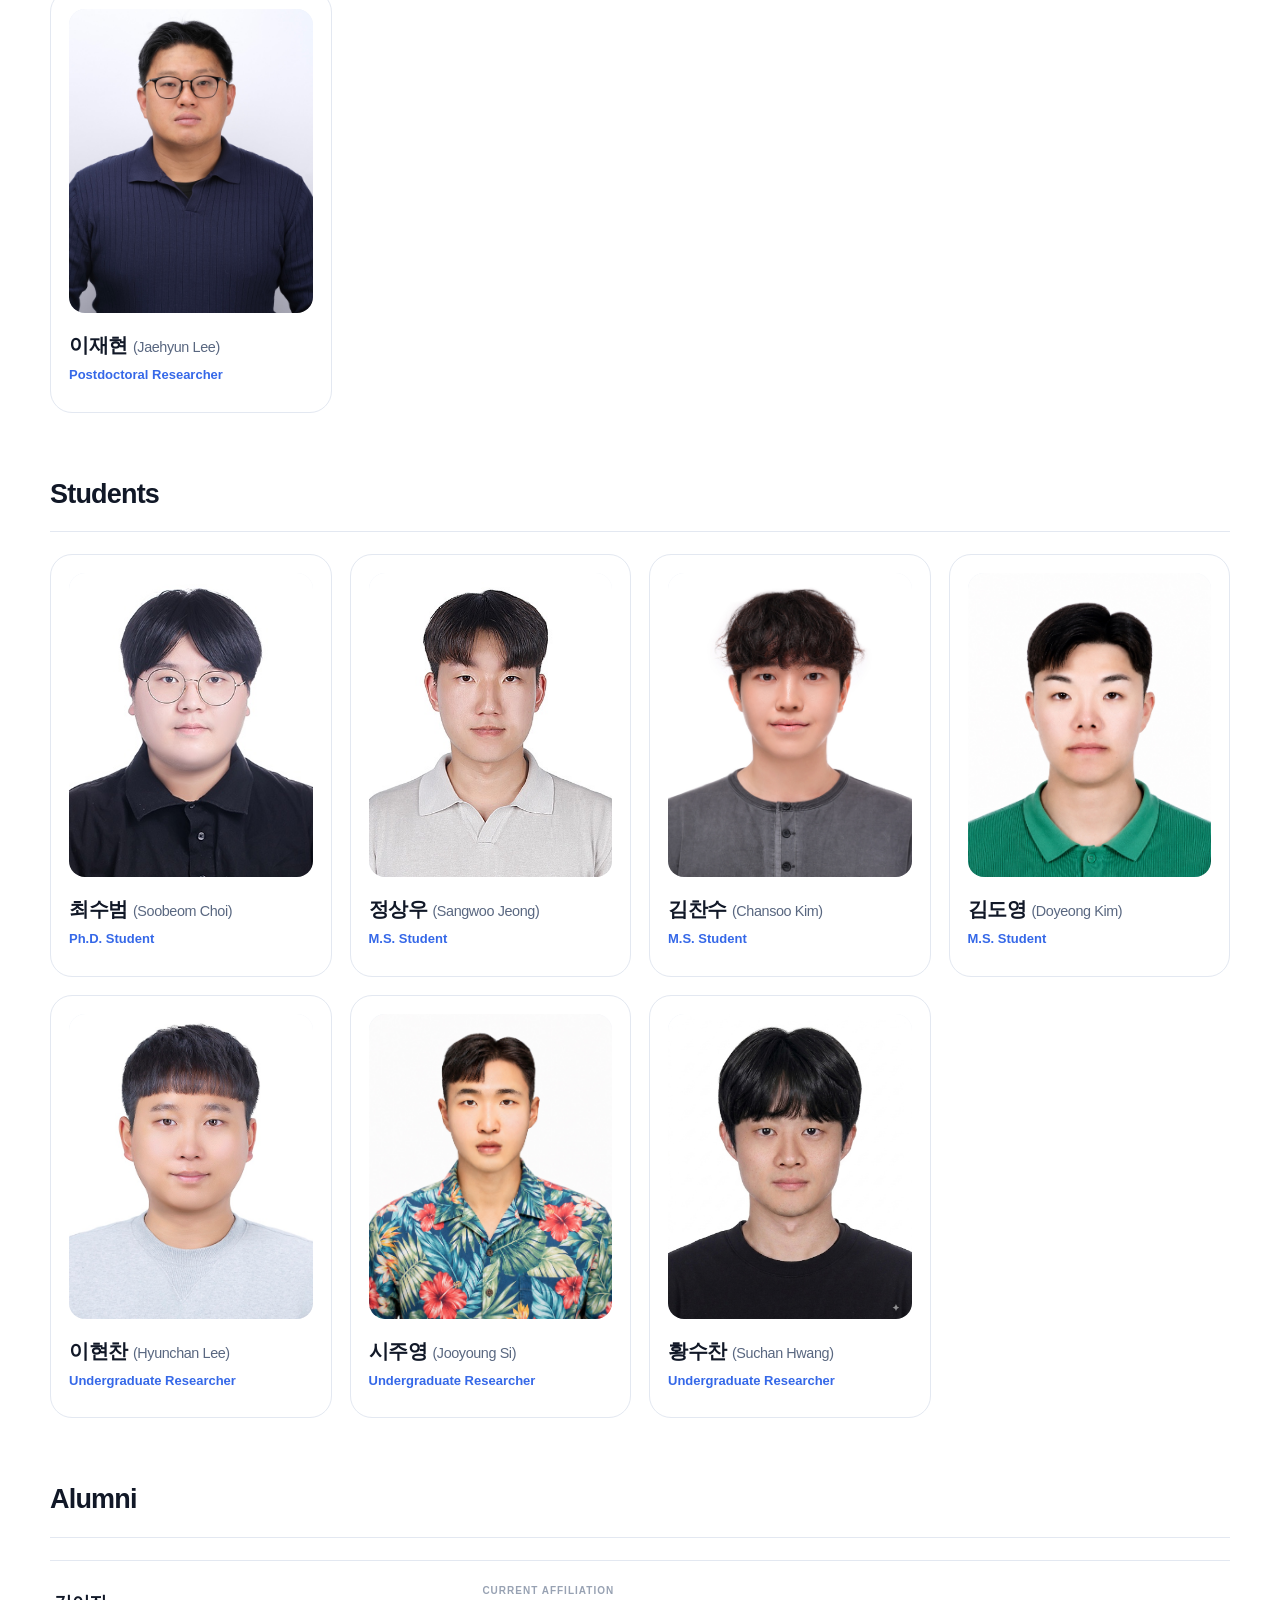
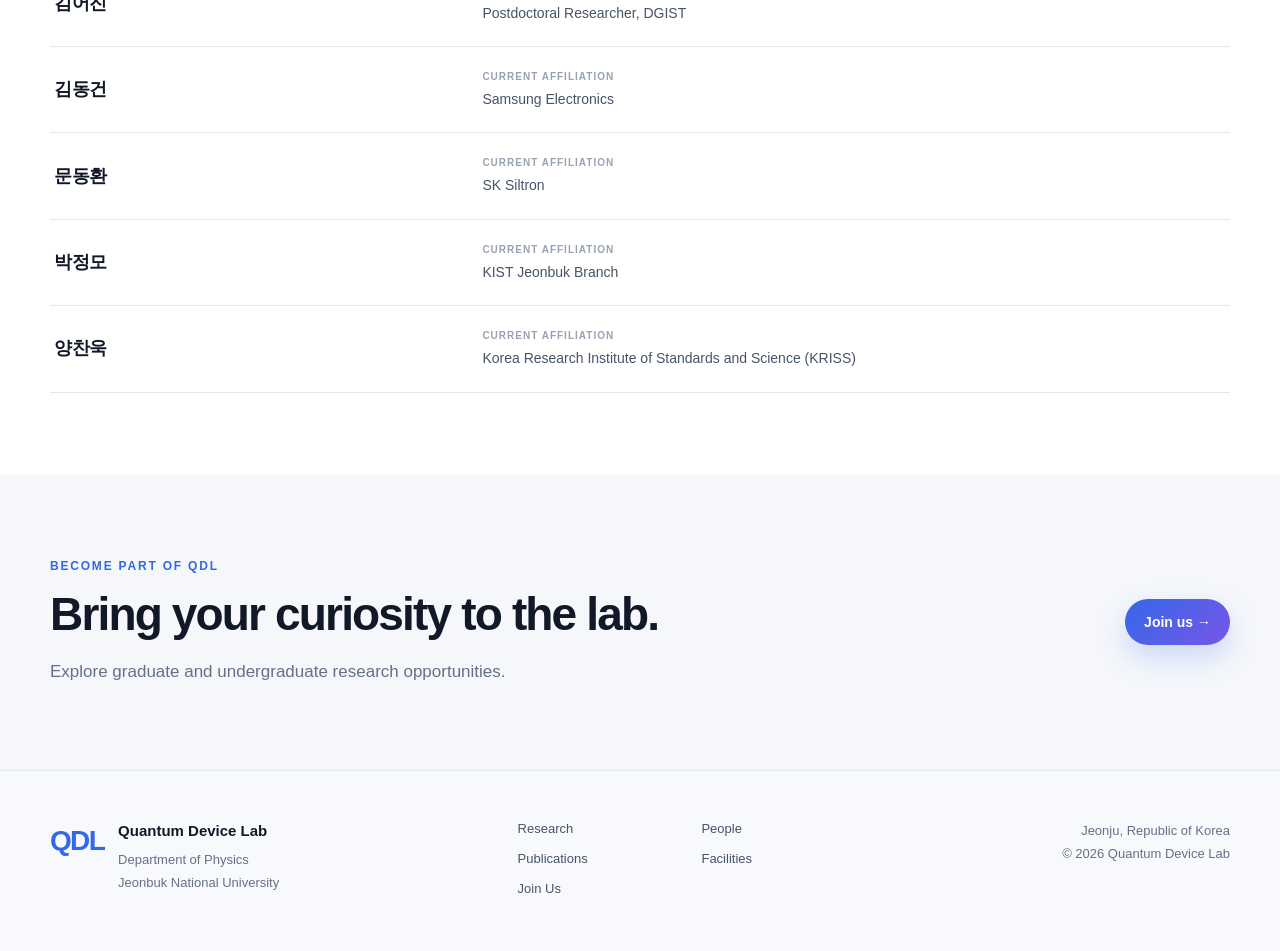
<file: quantum-device-lab/people.html>
<!doctype html>
<html lang="en">
<head>
<meta charset="utf-8">
<meta name="viewport" content="width=device-width, initial-scale=1">
<title>Quantum Device Lab — Page moved</title>
<link rel="canonical" href="https://2hkchoi.github.io/people.html">
<meta name="robots" content="noindex, follow">
<script>location.replace('/people.html' + location.search + location.hash);</script>
<noscript><meta http-equiv="refresh" content="0; url=https://2hkchoi.github.io/people.html"></noscript>
</head>
<body><h1>Page moved</h1><p><a href="https://2hkchoi.github.io/people.html">Continue to Quantum Device Lab</a></p></body>
</html>
</file>
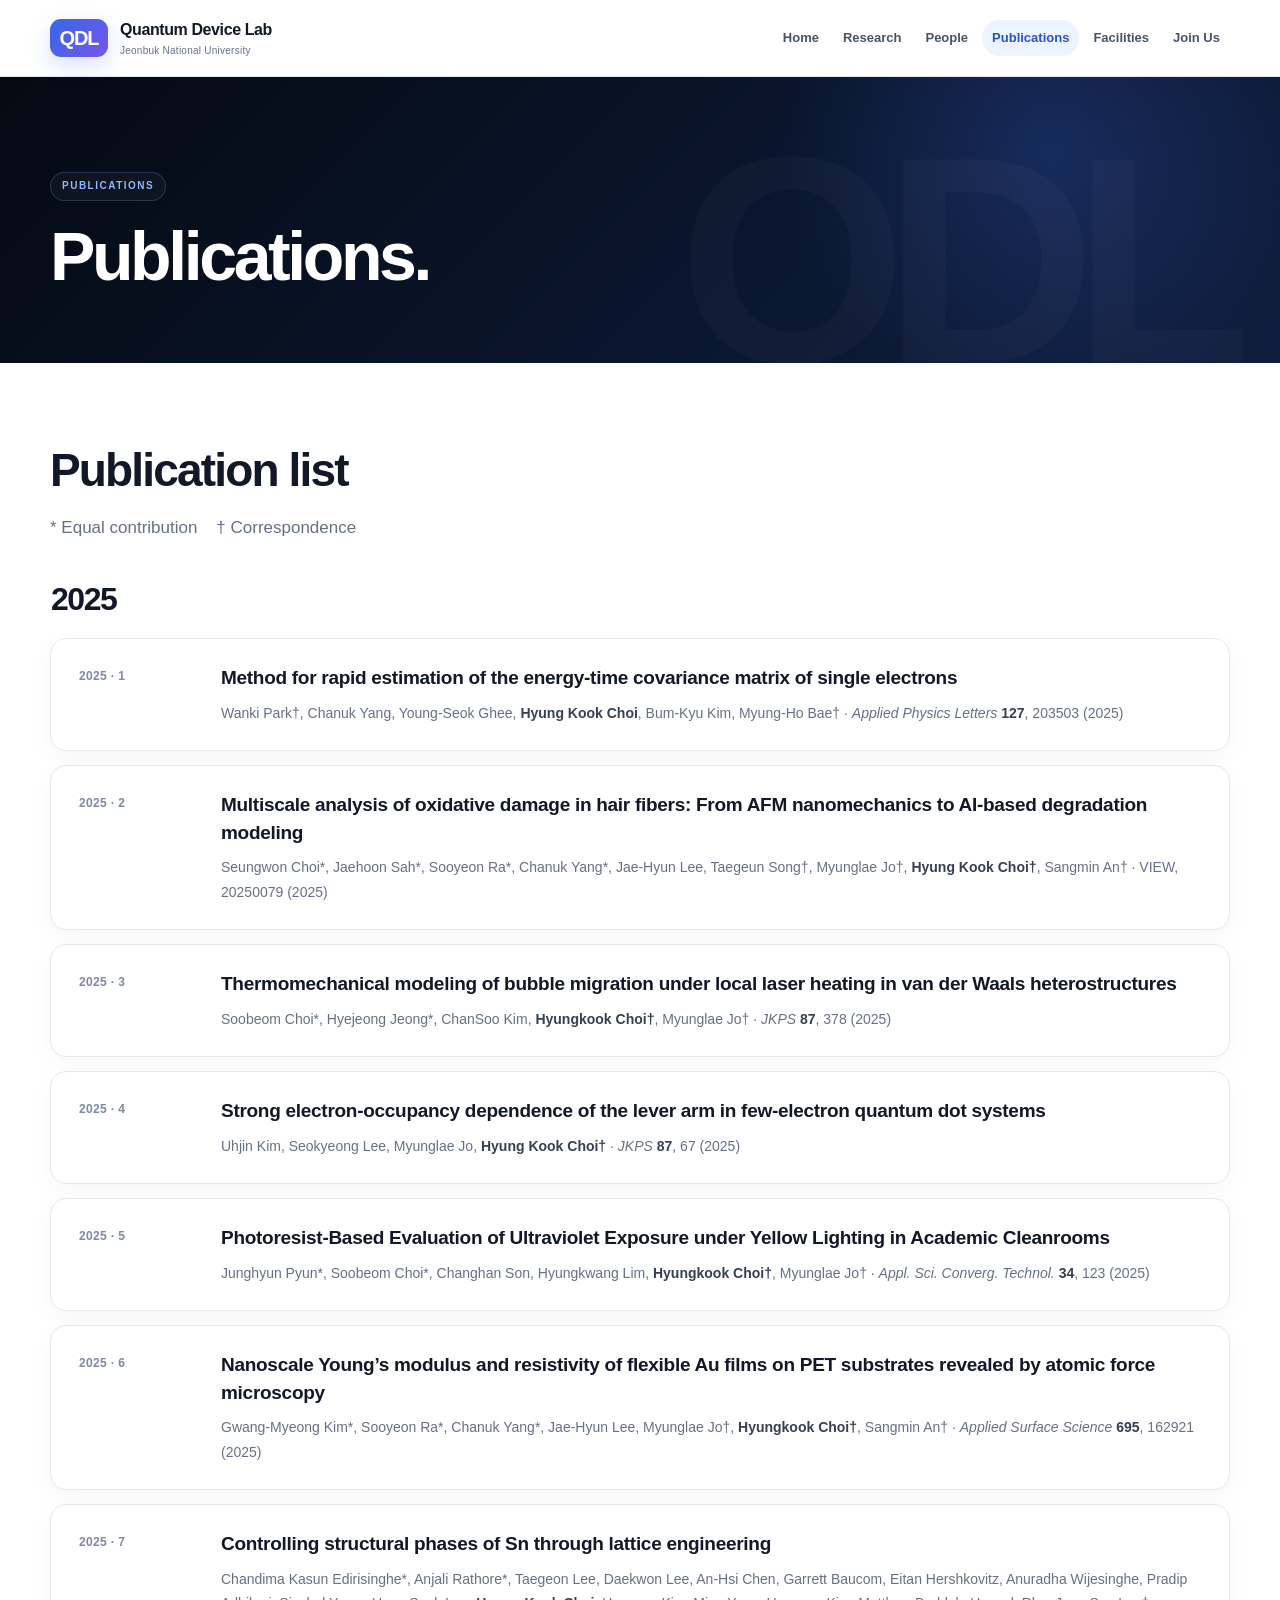
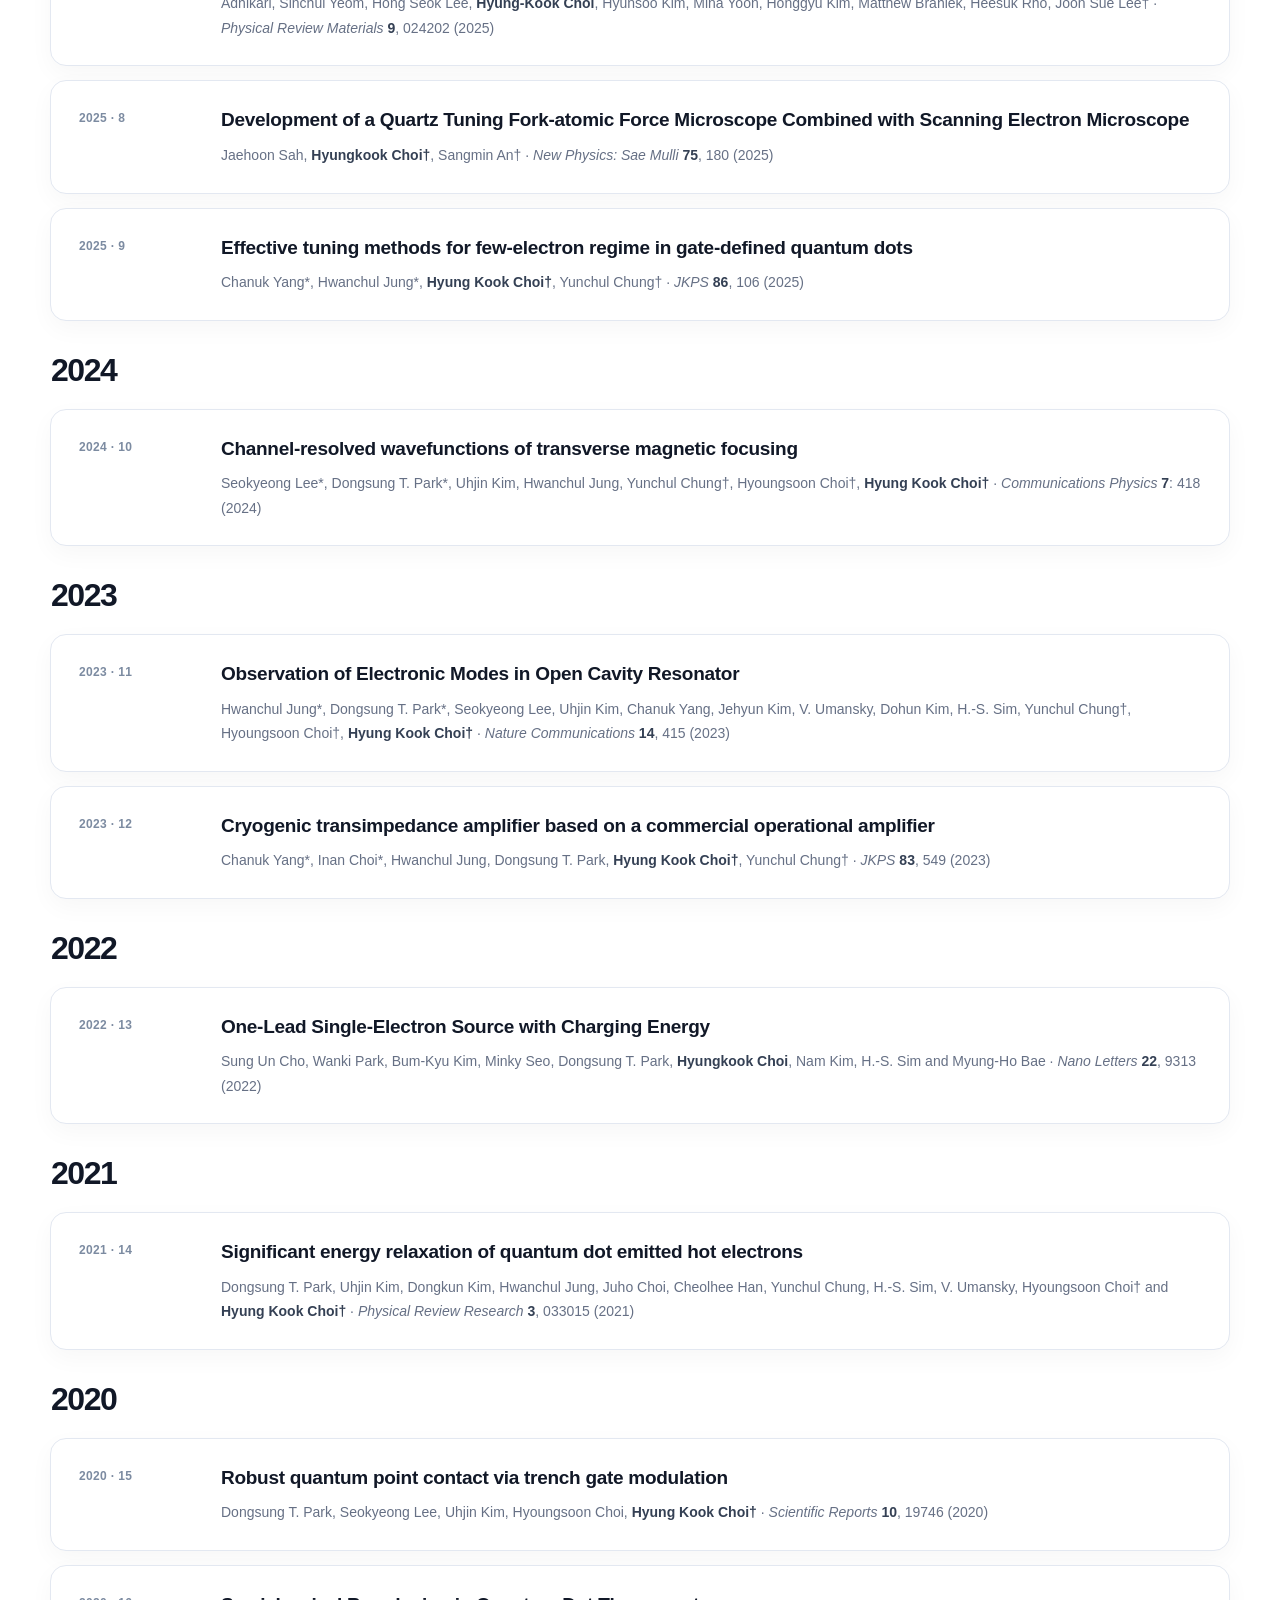
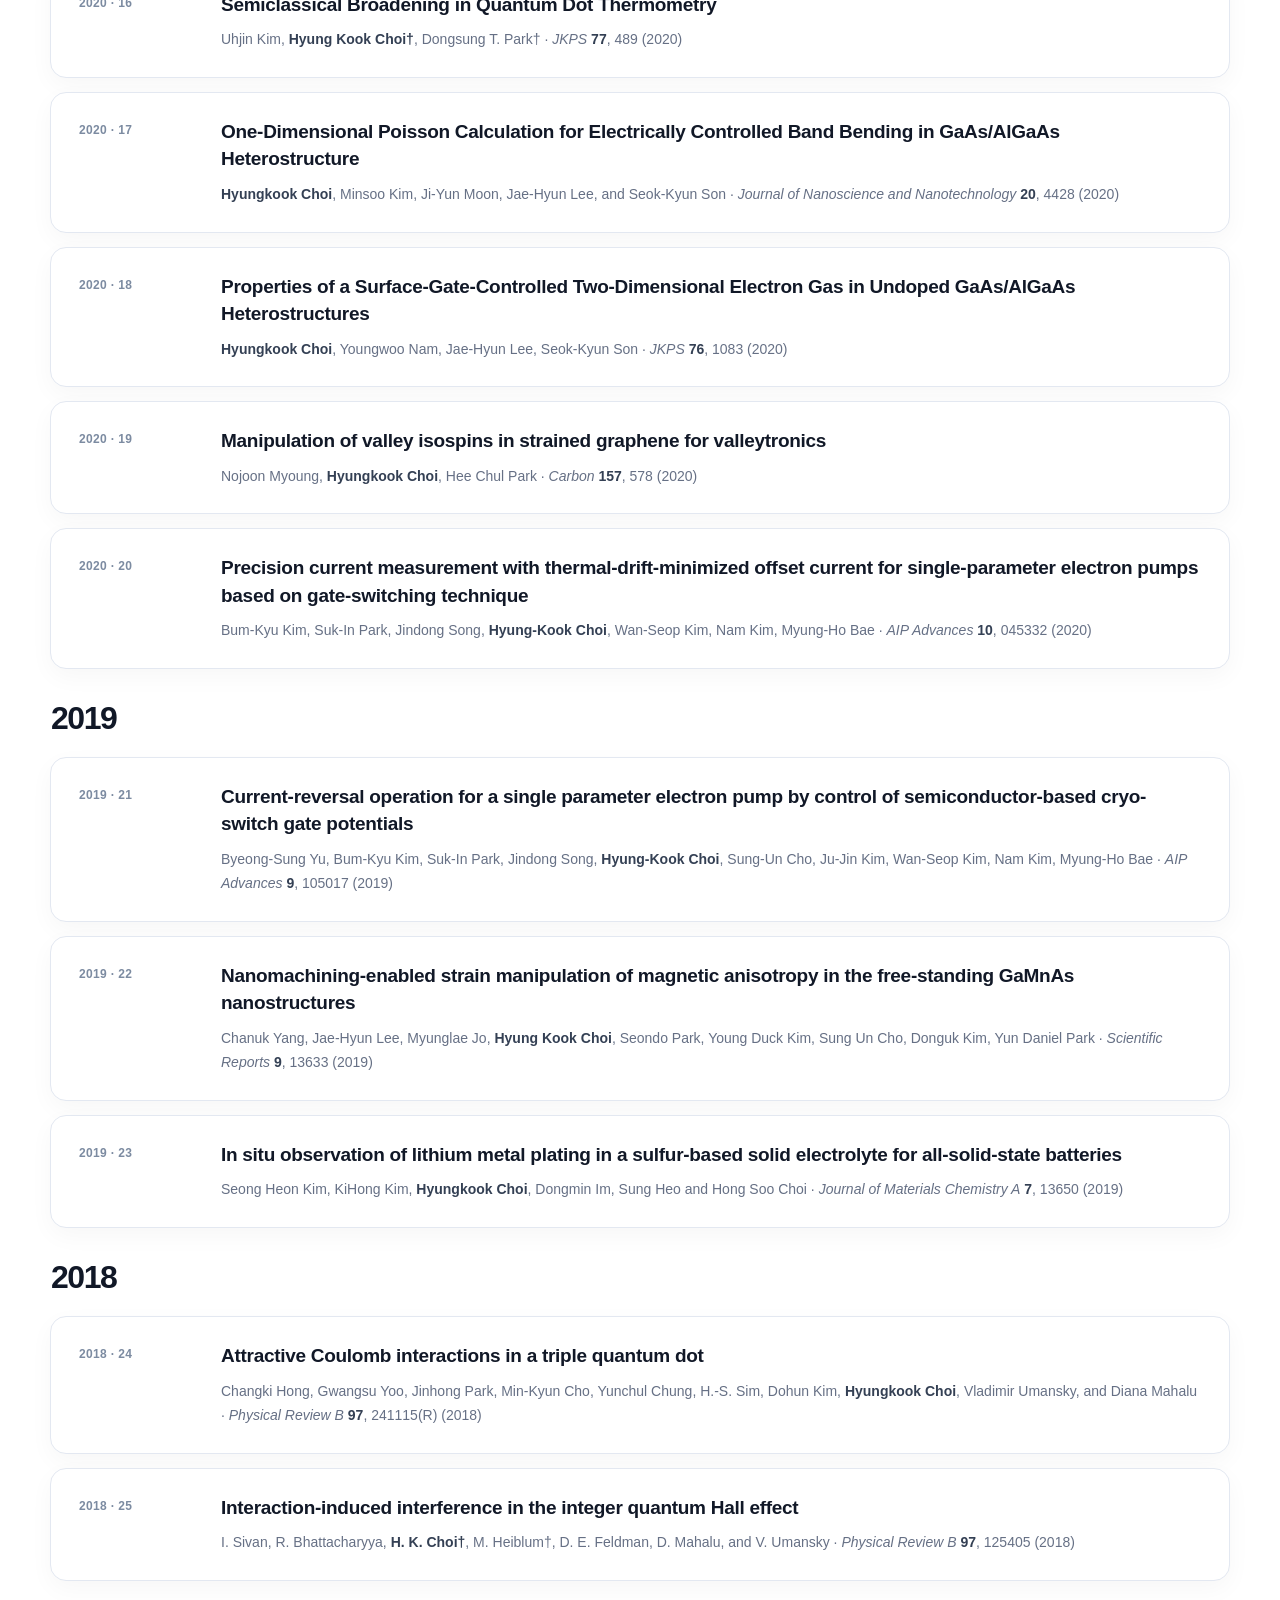
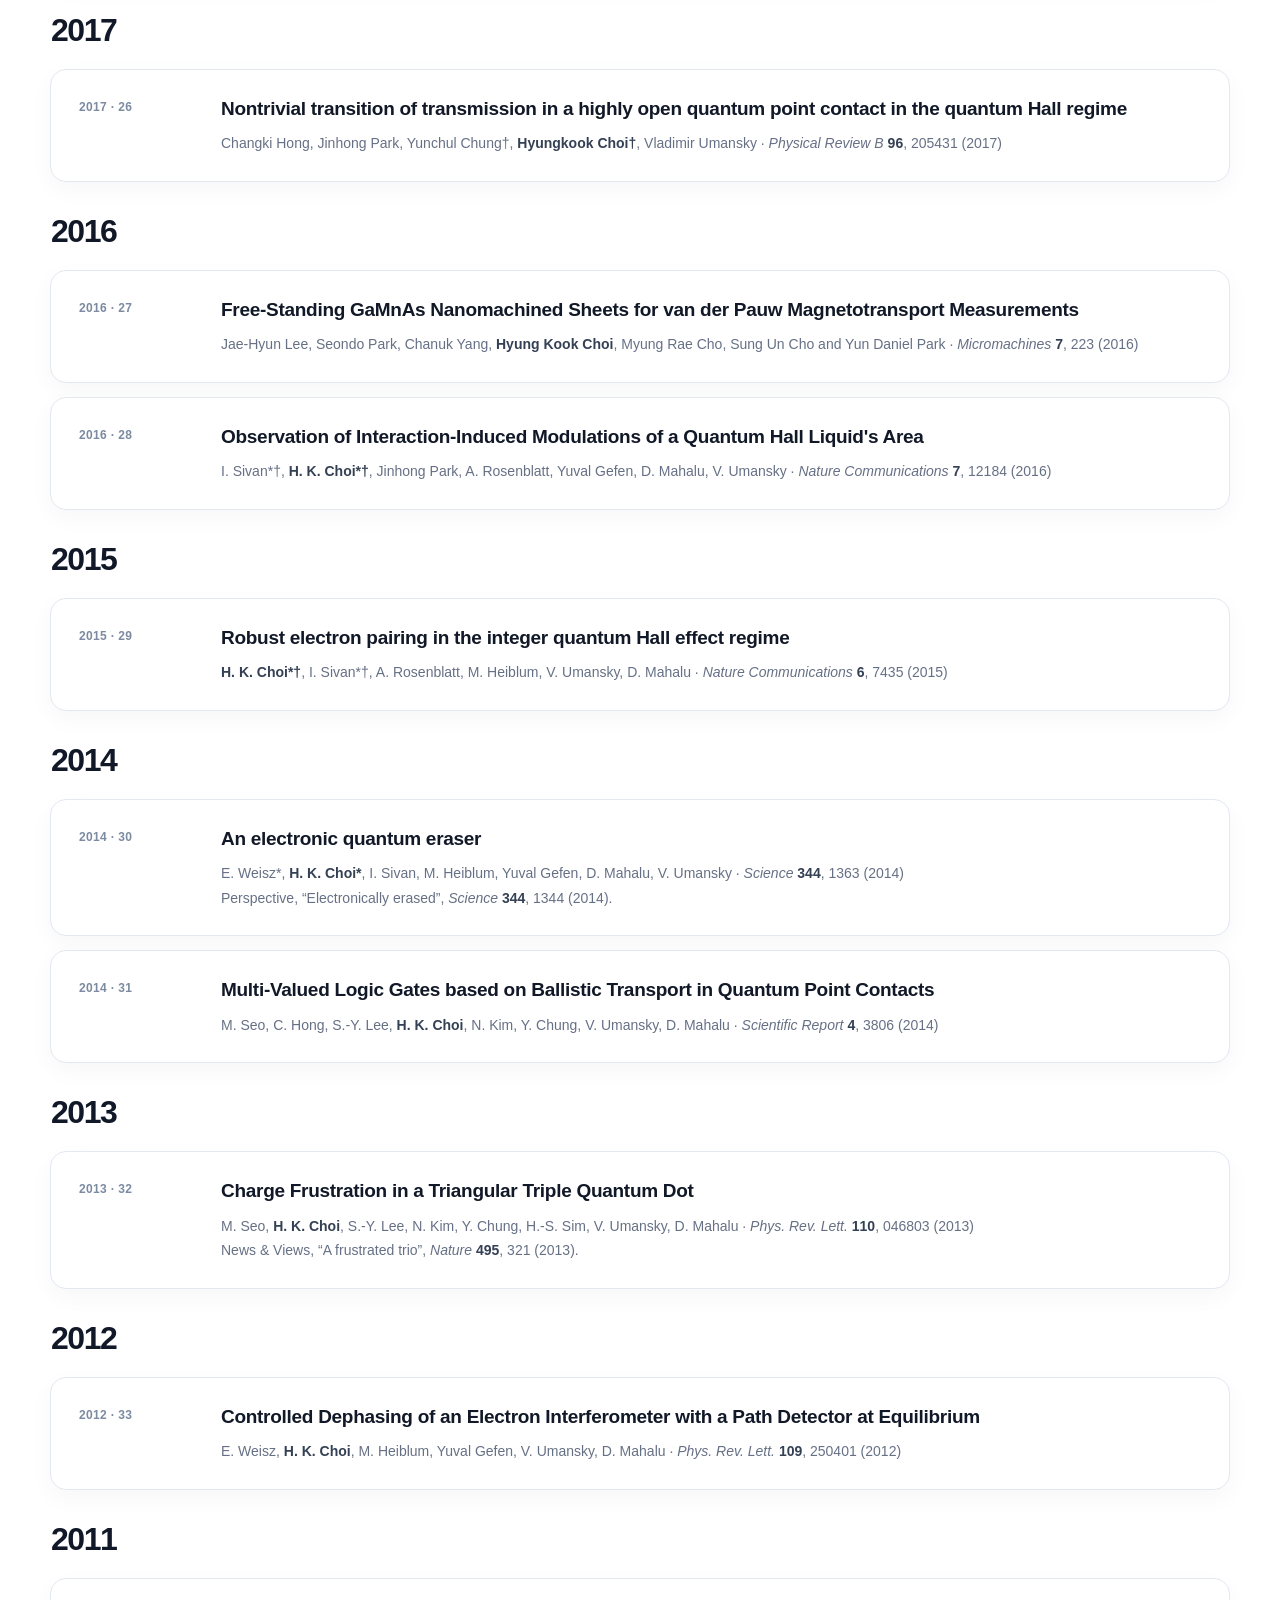
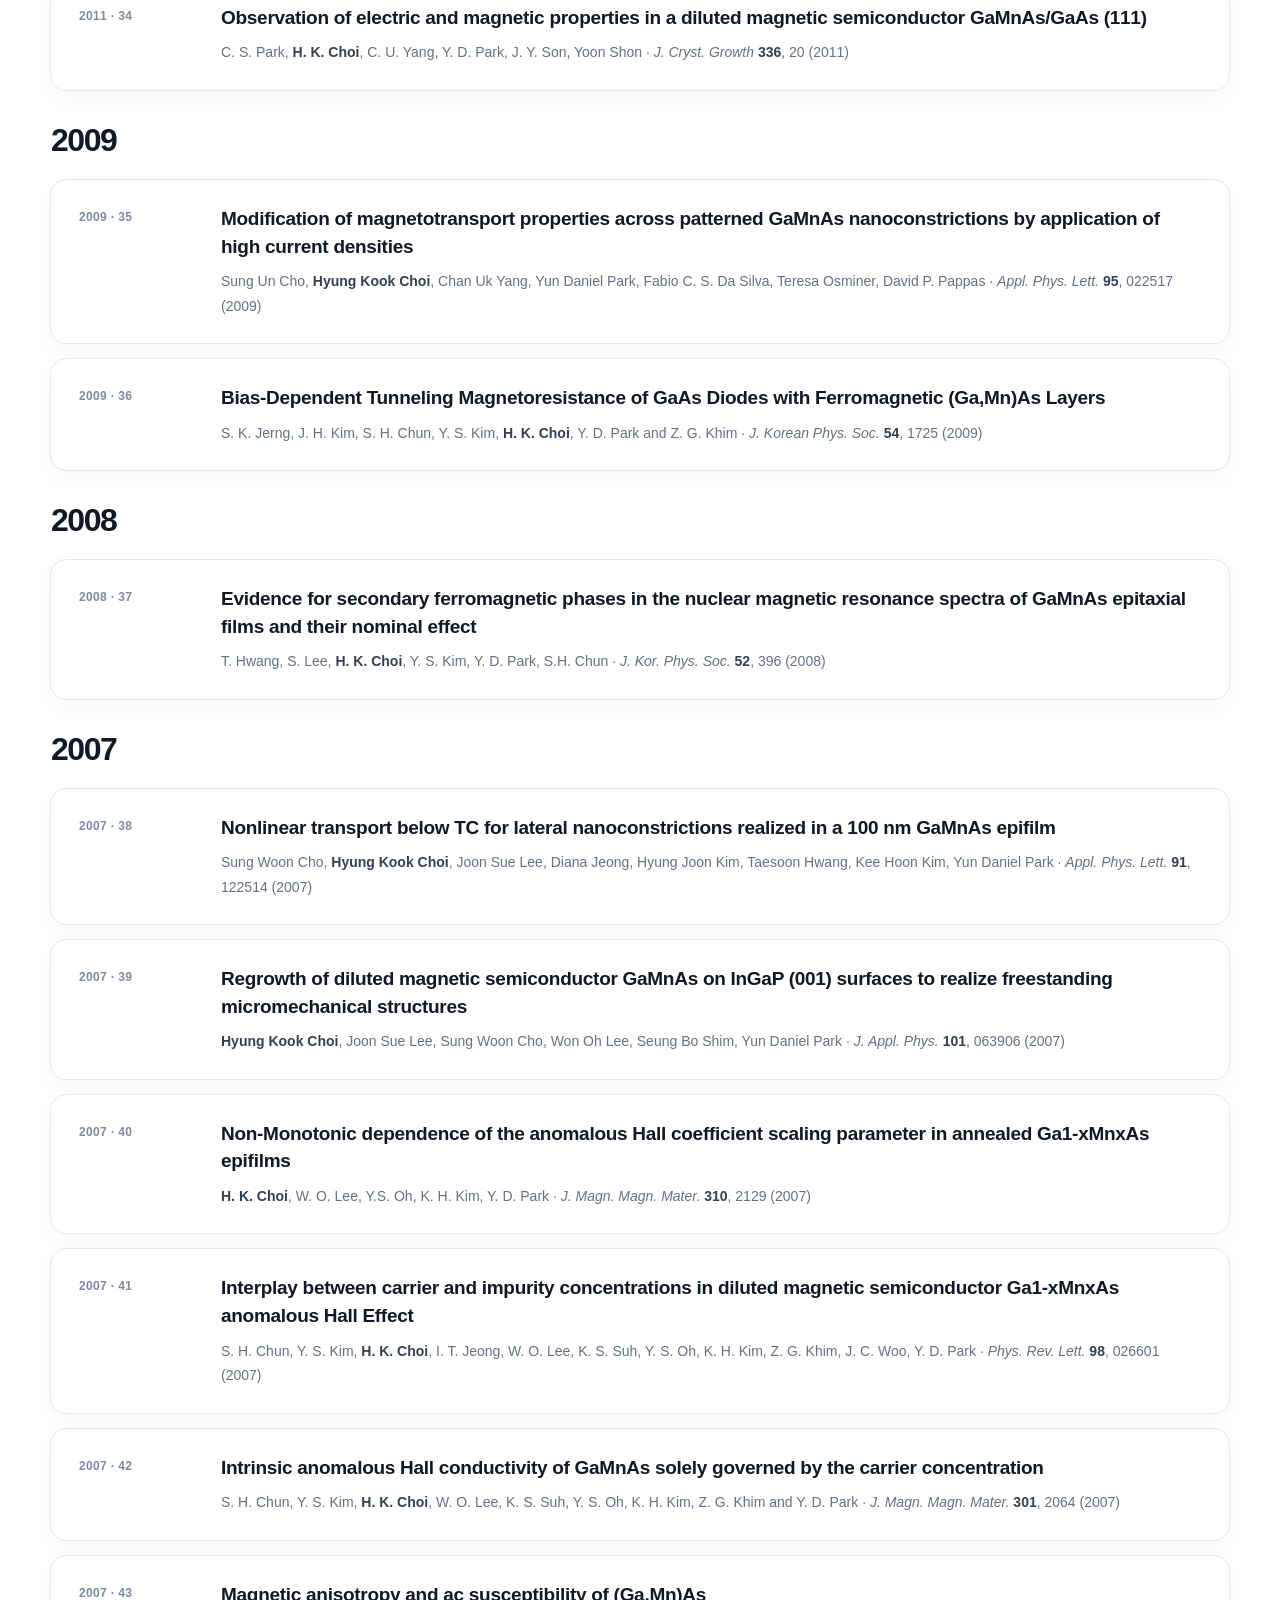
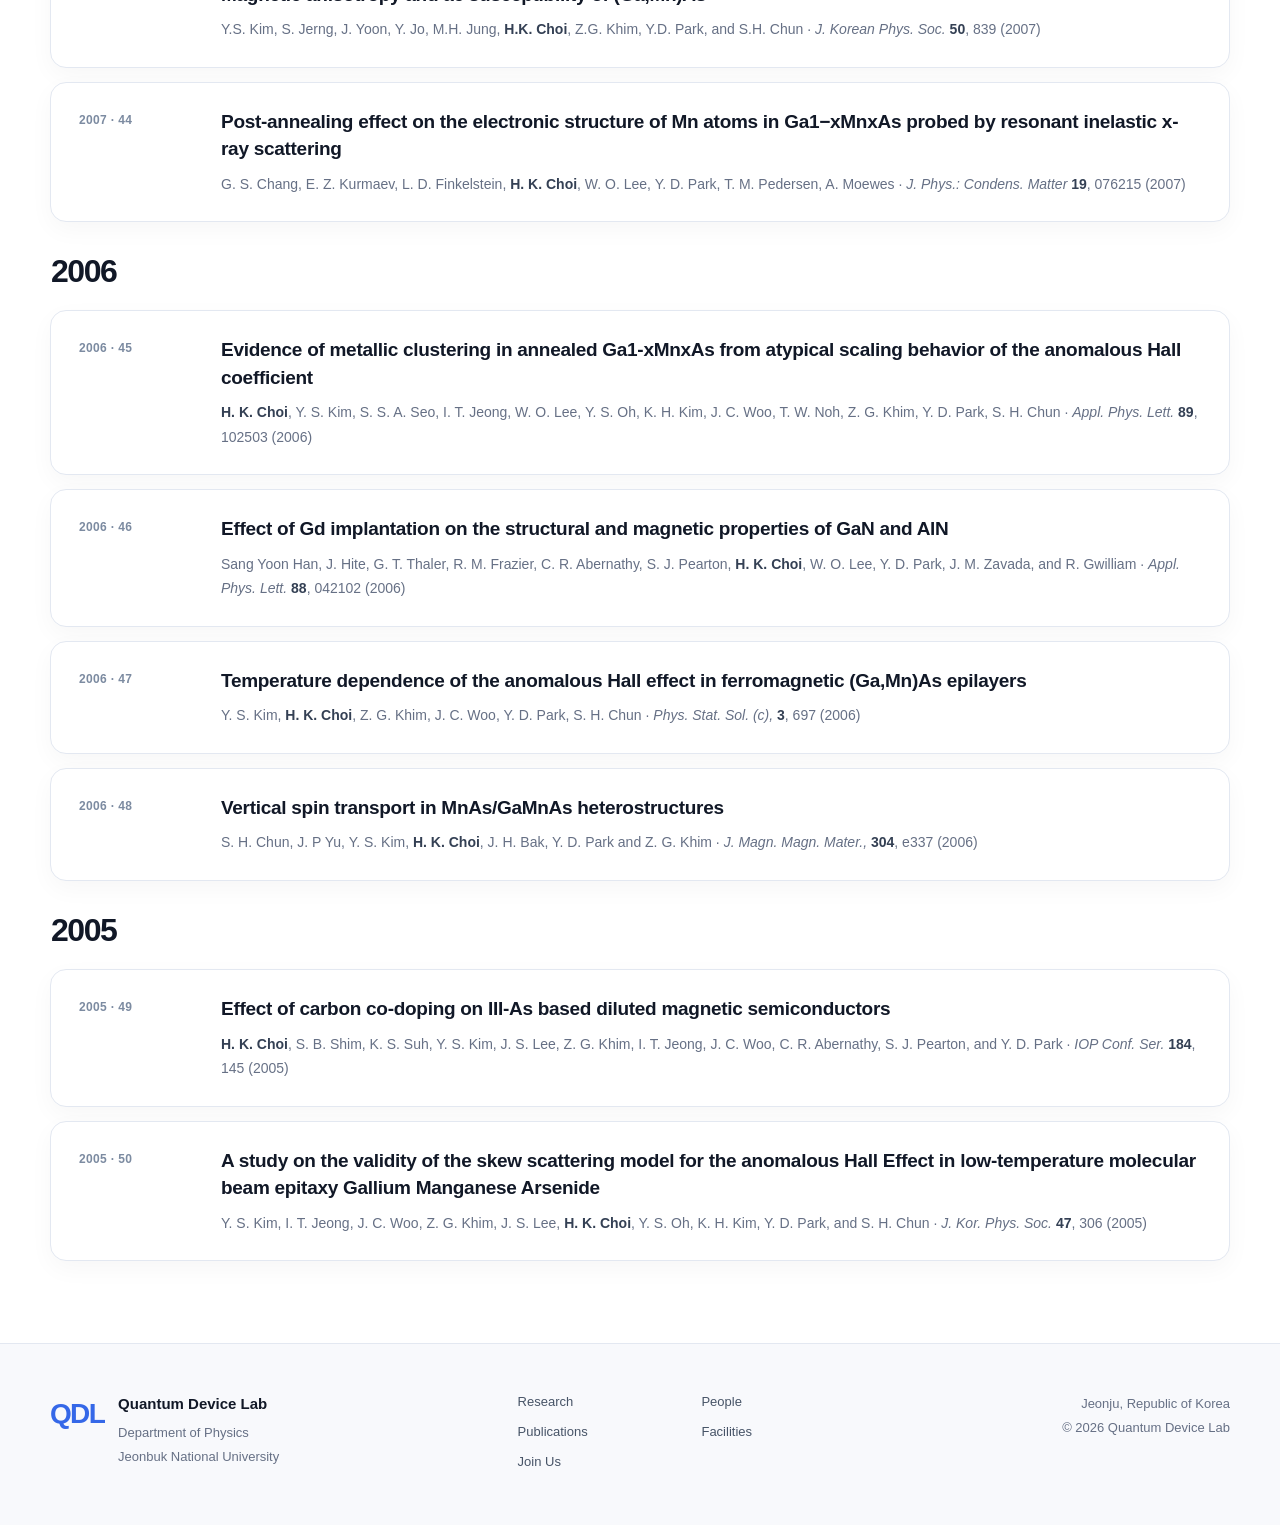
<file: quantum-device-lab/publications.html>
<!doctype html>
<html lang="en">
<head>
<meta charset="utf-8">
<meta name="viewport" content="width=device-width, initial-scale=1">
<title>Quantum Device Lab — Page moved</title>
<link rel="canonical" href="https://2hkchoi.github.io/publications.html">
<meta name="robots" content="noindex, follow">
<script>location.replace('/publications.html' + location.search + location.hash);</script>
<noscript><meta http-equiv="refresh" content="0; url=https://2hkchoi.github.io/publications.html"></noscript>
</head>
<body><h1>Page moved</h1><p><a href="https://2hkchoi.github.io/publications.html">Continue to Quantum Device Lab</a></p></body>
</html>
</file>
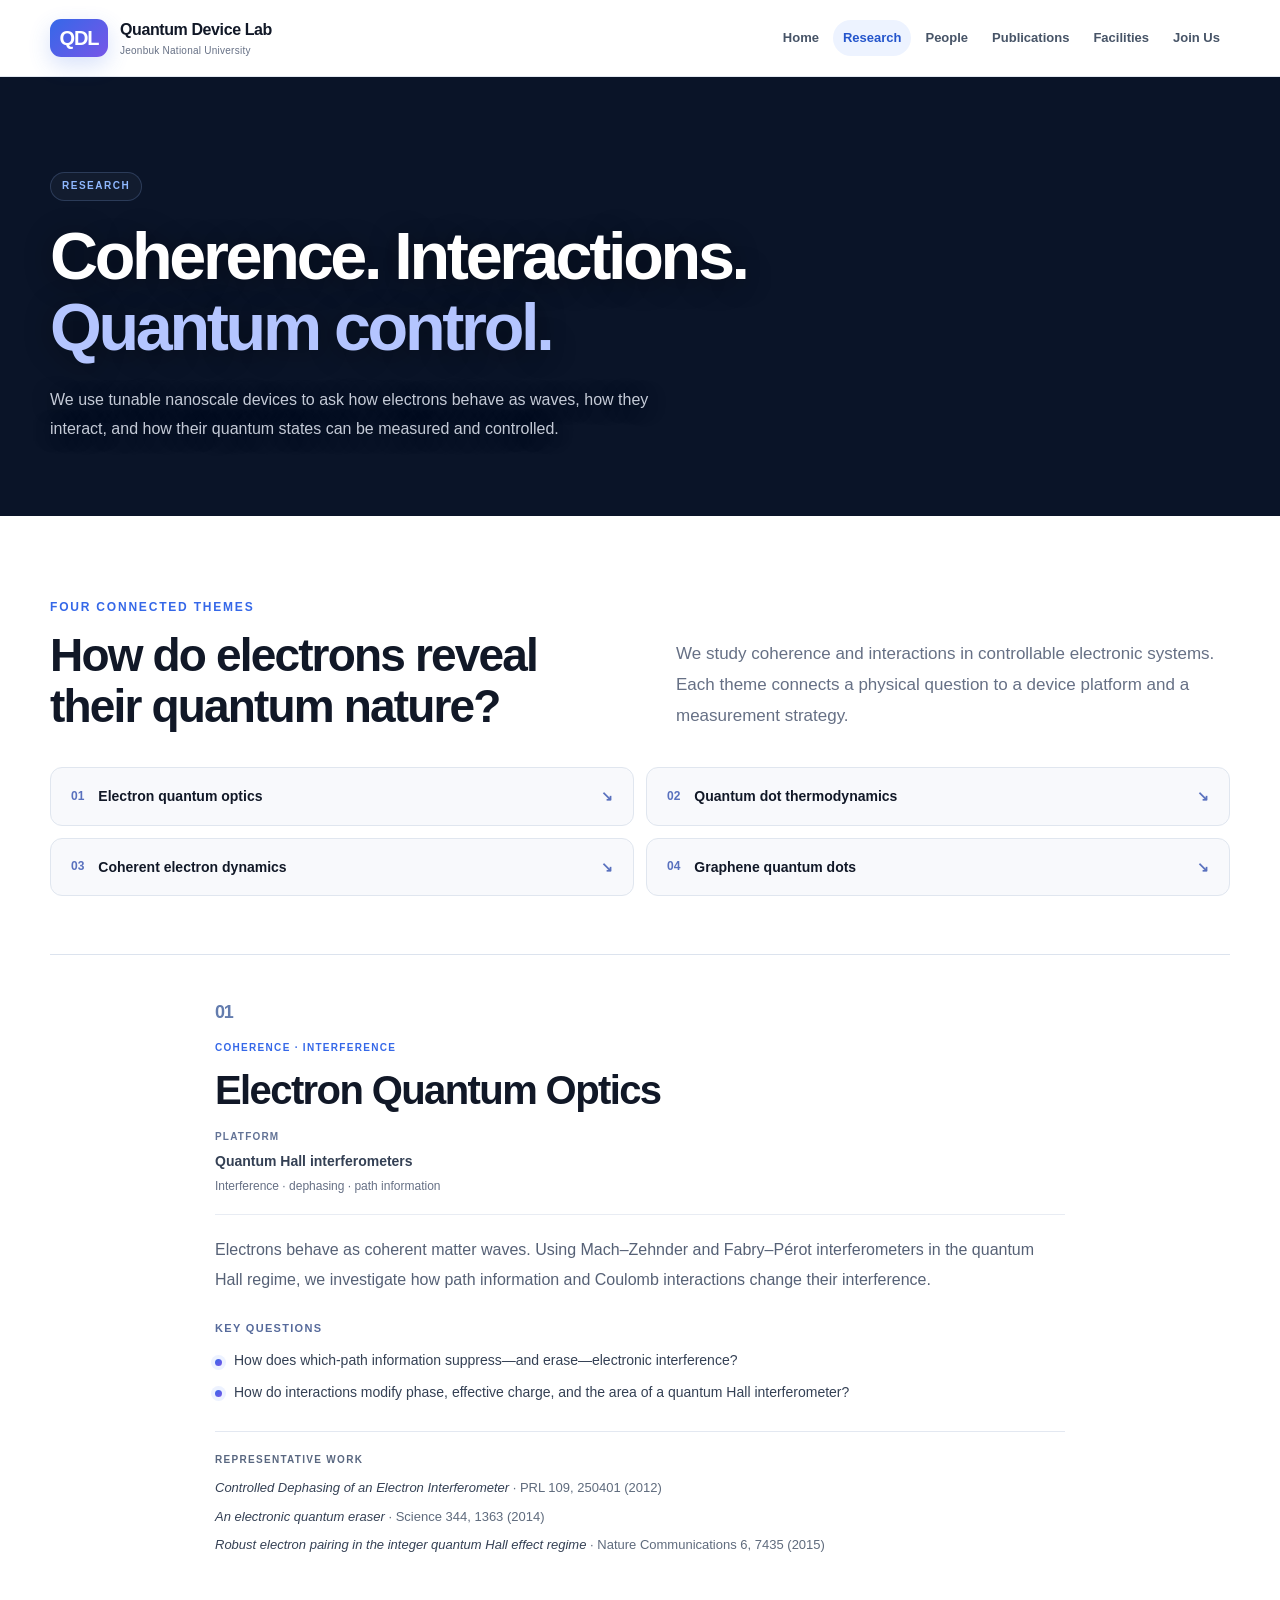
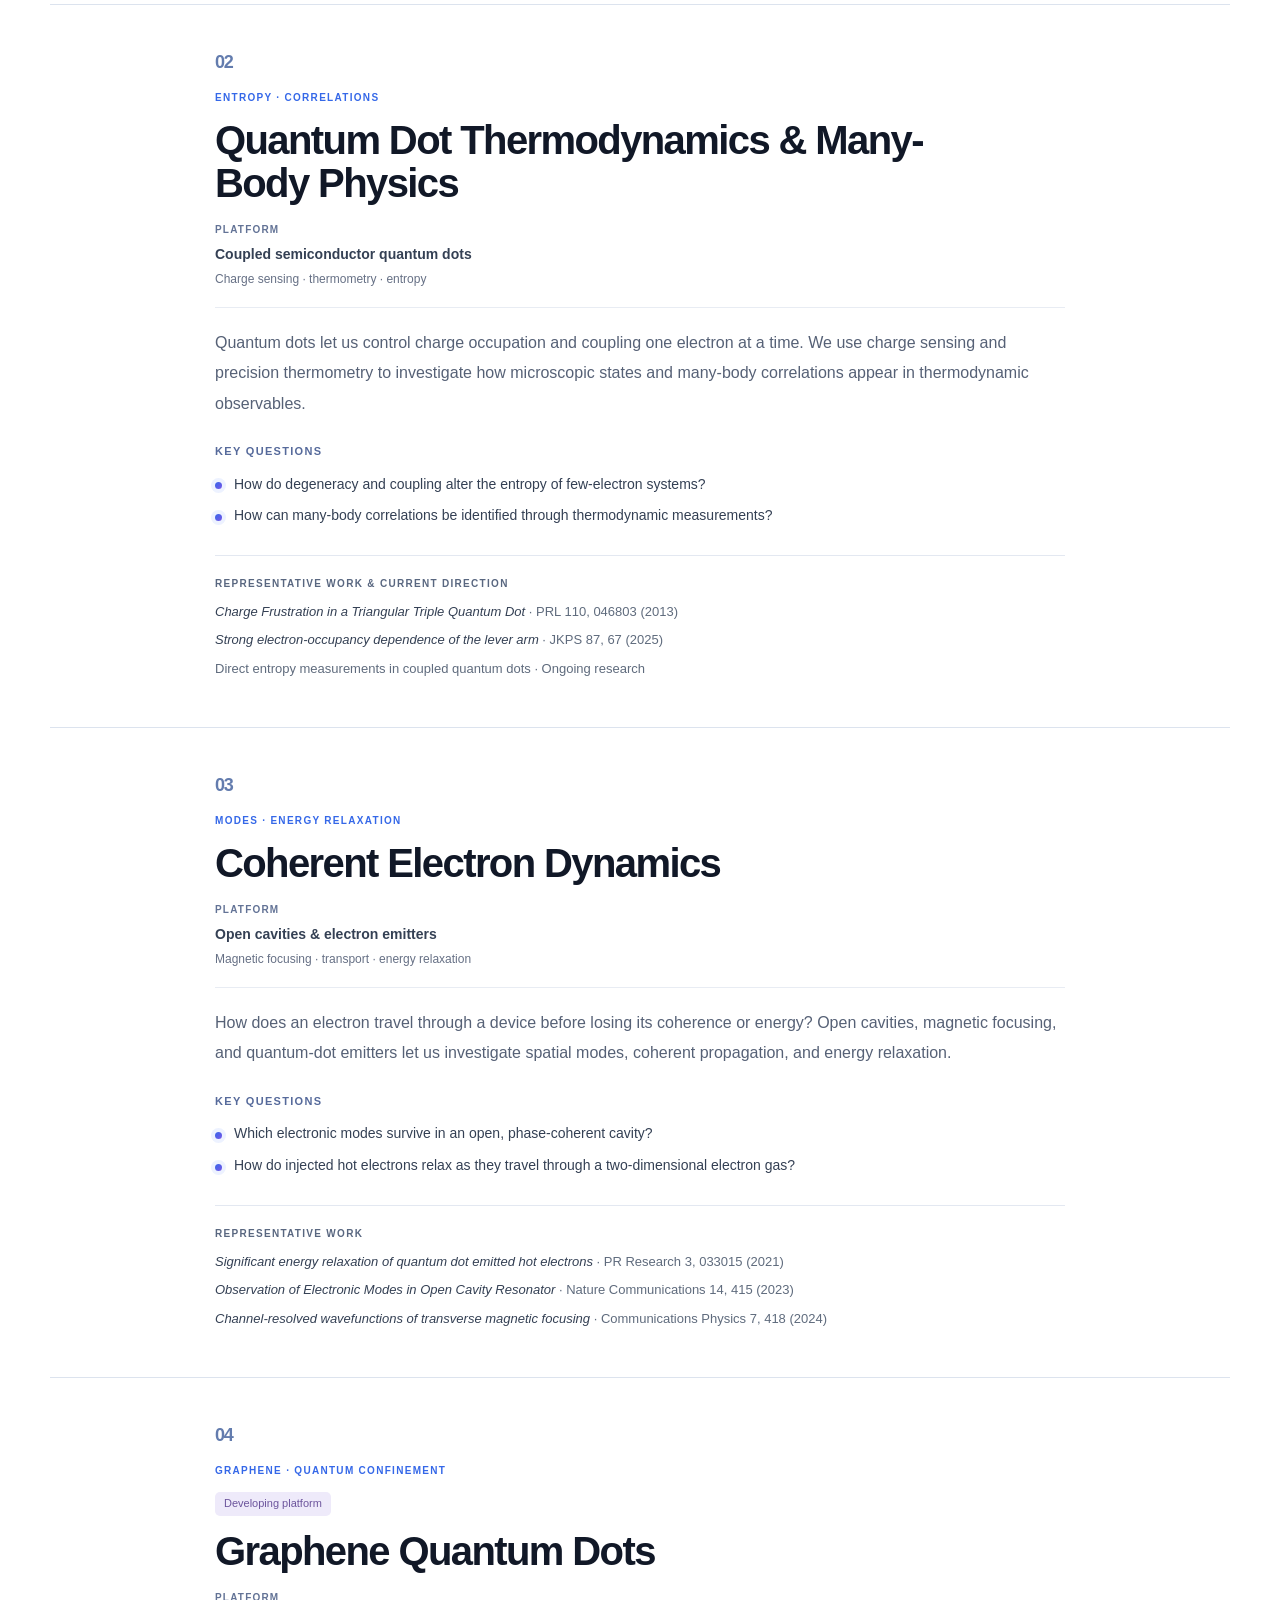
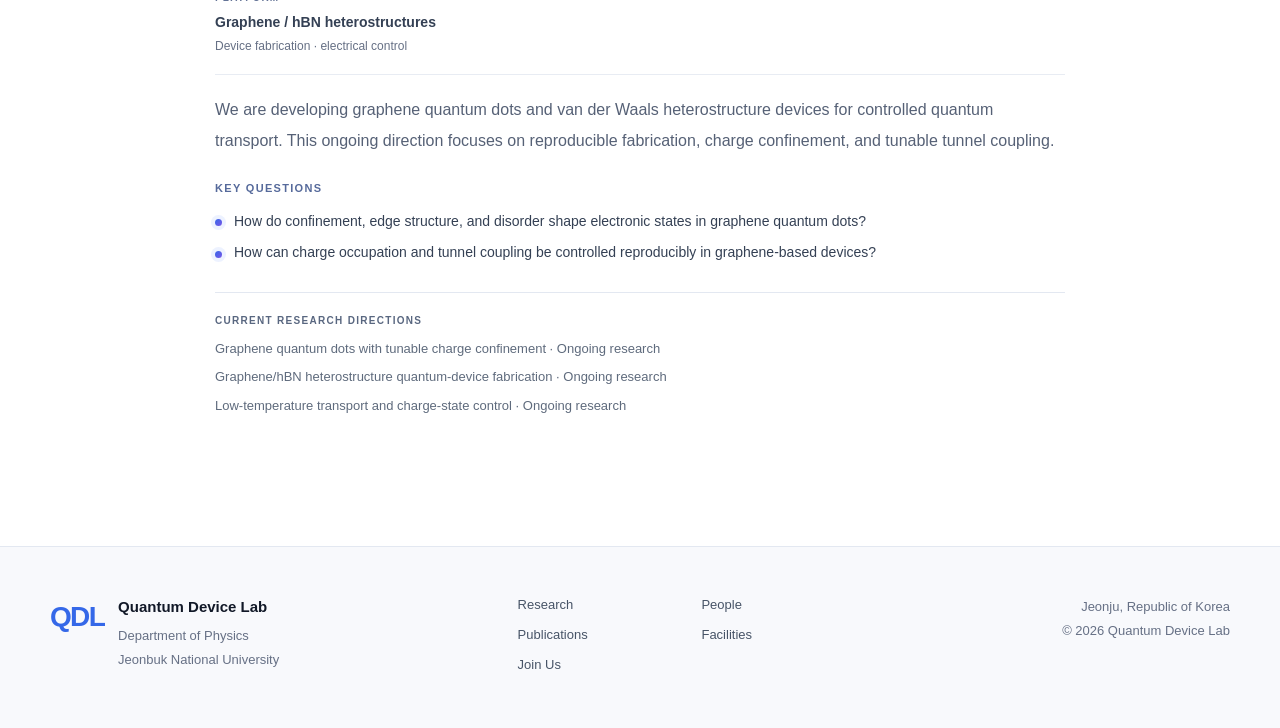
<file: quantum-device-lab/research.html>
<!doctype html>
<html lang="en">
<head>
<meta charset="utf-8">
<meta name="viewport" content="width=device-width, initial-scale=1">
<title>Quantum Device Lab — Page moved</title>
<link rel="canonical" href="https://2hkchoi.github.io/research.html">
<meta name="robots" content="noindex, follow">
<script>location.replace('/research.html' + location.search + location.hash);</script>
<noscript><meta http-equiv="refresh" content="0; url=https://2hkchoi.github.io/research.html"></noscript>
</head>
<body><h1>Page moved</h1><p><a href="https://2hkchoi.github.io/research.html">Continue to Quantum Device Lab</a></p></body>
</html>
</file>
<file: style.css>
:root {
  --ink: #0b1220;
  --ink-2: #111827;
  --muted: #667085;
  --line: #e7eaf0;
  --soft: #f6f8fb;
  --accent: #3b82f6;
  --accent-2: #7c3aed;
  --navy: #07111f;
  --max-width: 1180px;
}

* {
  box-sizing: border-box;
  margin: 0;
  padding: 0;
}

html { scroll-behavior: smooth; }

body {
  font-family: -apple-system, BlinkMacSystemFont, "Segoe UI", Helvetica, Arial, sans-serif;
  color: var(--ink);
  background: #fff;
  line-height: 1.6;
  -webkit-font-smoothing: antialiased;
}

a { color: inherit; }

.container {
  width: calc(100% - 48px);
  max-width: var(--max-width);
  margin: 0 auto;
}

.site-header {
  position: sticky;
  top: 0;
  z-index: 50;
  border-bottom: 1px solid rgba(231,234,240,.9);
  background: rgba(255,255,255,.9);
  backdrop-filter: blur(18px);
}

.nav-wrap {
  min-height: 88px;
  display: flex;
  align-items: center;
  justify-content: space-between;
  gap: 30px;
}

.brand {
  display: flex;
  align-items: center;
  gap: 14px;
  text-decoration: none;
}

.brand-mark {
  font-size: 30px;
  font-weight: 800;
  letter-spacing: -0.06em;
  background: linear-gradient(135deg,var(--accent),var(--accent-2));
  -webkit-background-clip: text;
  background-clip: text;
  color: transparent;
}

.brand-copy { display: block; }
.brand-name {
  display: block;
  font-size: 18px;
  font-weight: 750;
  letter-spacing: -0.025em;
}
.brand-university {
  display: block;
  margin-top: 1px;
  color: var(--muted);
  font-size: 11px;
}

nav {
  display: flex;
  align-items: center;
  gap: 27px;
}

nav a {
  position: relative;
  text-decoration: none;
  color: #475467;
  font-size: 14px;
  font-weight: 550;
}

nav a::after {
  content: "";
  position: absolute;
  left: 0;
  bottom: -11px;
  width: 100%;
  height: 2px;
  transform: scaleX(0);
  transform-origin: left;
  background: var(--accent);
  transition: transform .22s ease;
}

nav a:hover,
nav a.active { color: var(--ink); }
nav a:hover::after,
nav a.active::after { transform: scaleX(1); }

.hero {
  position: relative;
  min-height: 720px;
  display: flex;
  flex-direction: column;
  justify-content: center;
  overflow: hidden;
  color: #fff;
  background:
    radial-gradient(circle at 72% 28%, rgba(59,130,246,.18), transparent 27%),
    radial-gradient(circle at 83% 56%, rgba(124,58,237,.12), transparent 24%),
    linear-gradient(135deg, #050b13 0%, #08111f 46%, #0b1630 100%);
}

.hero::before {
  content: "";
  position: absolute;
  inset: 0;
  background-image:
    linear-gradient(rgba(255,255,255,.028) 1px, transparent 1px),
    linear-gradient(90deg, rgba(255,255,255,.028) 1px, transparent 1px);
  background-size: 48px 48px;
  mask-image: linear-gradient(to bottom, #000 30%, transparent 92%);
}

.hero-grid {
  position: relative;
  z-index: 2;
  display: grid;
  grid-template-columns: 1.12fr .88fr;
  gap: 80px;
  align-items: center;
  padding: 110px 0 84px;
}

.hero-copy { max-width: 760px; }
.hero-kicker {
  margin-bottom: 22px;
  color: #8fb8ff;
  font-size: 12px;
  font-weight: 750;
  letter-spacing: .16em;
  text-transform: uppercase;
}

.hero h1 {
  max-width: 780px;
  font-size: clamp(48px, 6.4vw, 82px);
  line-height: 1.01;
  letter-spacing: -.055em;
  font-weight: 720;
}

.hero-description {
  max-width: 690px;
  margin-top: 30px;
  color: rgba(235,241,255,.78);
  font-size: 18px;
  line-height: 1.8;
}

.hero-actions {
  display: flex;
  flex-wrap: wrap;
  gap: 14px;
  margin-top: 38px;
}

.button {
  display: inline-flex;
  align-items: center;
  justify-content: center;
  min-height: 48px;
  padding: 0 20px;
  border-radius: 999px;
  font-size: 14px;
  font-weight: 650;
  text-decoration: none;
  transition: transform .2s ease, background .2s ease, border-color .2s ease;
}
.button:hover { transform: translateY(-2px); }
.button-primary { background: #fff; color: #08111f; }
.button-secondary {
  border: 1px solid rgba(255,255,255,.24);
  color: #fff;
  background: rgba(255,255,255,.04);
}

.device-visual {
  position: relative;
  height: 440px;
  border-radius: 32px;
  border: 1px solid rgba(255,255,255,.09);
  background:
    radial-gradient(circle at 50% 50%, rgba(77,136,255,.22), transparent 20%),
    linear-gradient(145deg, rgba(255,255,255,.045), rgba(255,255,255,.01));
  box-shadow: inset 0 1px 0 rgba(255,255,255,.06), 0 40px 90px rgba(0,0,0,.35);
  overflow: hidden;
}
.device-grid {
  position: absolute;
  inset: 0;
  background-image:
    linear-gradient(rgba(255,255,255,.035) 1px, transparent 1px),
    linear-gradient(90deg, rgba(255,255,255,.035) 1px, transparent 1px);
  background-size: 28px 28px;
}
.gate {
  position: absolute;
  background: linear-gradient(90deg, rgba(144,181,255,.25), rgba(255,255,255,.09));
  box-shadow: 0 0 24px rgba(59,130,246,.08);
}
.gate-top,.gate-bottom { width: 170px; height: 54px; left: calc(50% - 85px); }
.gate-left,.gate-right { width: 54px; height: 170px; top: calc(50% - 85px); }
.gate-top { top: 42px; }
.gate-bottom { bottom: 42px; }
.gate-left { left: 42px; }
.gate-right { right: 42px; }
.quantum-ring {
  position: absolute;
  border: 1px solid rgba(103,153,255,.62);
  border-radius: 50%;
  left: 50%; top: 50%;
  transform: translate(-50%,-50%);
}
.ring-one { width: 180px; height: 180px; }
.ring-two { width: 116px; height: 116px; border-color: rgba(166,122,255,.6); }
.quantum-dot {
  position: absolute;
  width: 18px; height: 18px;
  left: 50%; top: 50%;
  transform: translate(-50%,-50%);
  border-radius: 50%;
  background: #fff;
  box-shadow: 0 0 16px #78a7ff, 0 0 42px #6d5dfc, 0 0 82px rgba(59,130,246,.8);
}
.particle {
  position: absolute;
  width: 7px; height: 7px;
  border-radius: 50%;
  background: #8fb8ff;
  box-shadow: 0 0 18px currentColor;
}
.particle-a { left: 31%; top: 41%; }
.particle-b { right: 28%; top: 35%; color: #a67aff; }
.particle-c { right: 36%; bottom: 30%; }

.hero-foot {
  position: relative;
  z-index: 2;
  display: flex;
  align-items: center;
  gap: 18px;
  padding-bottom: 30px;
  color: rgba(255,255,255,.44);
  font-size: 12px;
}
.hero-foot-line { width: 38px; height: 1px; background: rgba(255,255,255,.18); }

.research { padding: 112px 0 124px; background: var(--soft); }
.section-intro {
  display: grid;
  grid-template-columns: 1fr 1fr;
  gap: 90px;
  align-items: end;
  margin-bottom: 62px;
}
.section-label {
  margin-bottom: 13px;
  color: var(--accent);
  font-size: 12px;
  font-weight: 750;
  letter-spacing: .15em;
  text-transform: uppercase;
}
.section-intro h2,
.lab-focus h2 {
  font-size: clamp(36px,4.2vw,58px);
  line-height: 1.08;
  letter-spacing: -.045em;
}
.section-intro > p {
  max-width: 540px;
  color: var(--muted);
  font-size: 17px;
  line-height: 1.8;
}

.research-grid {
  display: grid;
  grid-template-columns: repeat(2,1fr);
  gap: 22px;
}
.research-card {
  position: relative;
  min-height: 350px;
  padding: 28px 30px 30px;
  border: 1px solid var(--line);
  border-radius: 22px;
  background: #fff;
  overflow: hidden;
  transition: transform .25s ease, box-shadow .25s ease, border-color .25s ease;
}
.research-card:hover {
  transform: translateY(-5px);
  border-color: #cfd8eb;
  box-shadow: 0 20px 45px rgba(15,23,42,.08);
}
.card-topline {
  display: flex;
  justify-content: space-between;
  gap: 20px;
  color: #7b8494;
  font-size: 11px;
  font-weight: 650;
  letter-spacing: .1em;
  text-transform: uppercase;
}
.research-icon {
  position: relative;
  width: 88px;
  height: 88px;
  margin: 34px 0 24px;
}
.research-card h3 {
  margin-bottom: 11px;
  font-size: 25px;
  letter-spacing: -.025em;
}
.research-card p {
  max-width: 480px;
  color: var(--muted);
  font-size: 15px;
  line-height: 1.75;
}
.research-card > a {
  position: absolute;
  left: 30px;
  bottom: 28px;
  text-decoration: none;
  color: var(--ink);
  font-size: 13px;
  font-weight: 650;
}
.research-card > a span { color: var(--accent); }

.dots-icon i {
  position: absolute;
  width: 10px; height: 10px;
  border: 2px solid var(--accent);
  border-radius: 50%;
}
.dots-icon i:nth-child(1){left:8px;top:14px}.dots-icon i:nth-child(2){left:37px;top:8px}.dots-icon i:nth-child(3){left:62px;top:26px}.dots-icon i:nth-child(4){left:22px;top:49px}.dots-icon i:nth-child(5){left:54px;top:60px}
.correlation-icon::before,.correlation-icon::after,.correlation-icon i {
  content:"";position:absolute;width:12px;height:12px;border-radius:50%;background:var(--accent);box-shadow:0 0 0 7px rgba(59,130,246,.08)
}
.correlation-icon::before{left:8px;top:38px}.correlation-icon::after{right:8px;top:38px}.correlation-icon i:nth-child(1){left:38px;top:8px;background:var(--accent-2)}.correlation-icon i:nth-child(2){left:38px;bottom:8px}.correlation-icon i:nth-child(3){left:38px;top:38px;background:#fff;border:2px solid var(--accent)}
.correlation-icon { background: linear-gradient(30deg,transparent 49%,#d9e4f7 50%,transparent 51%),linear-gradient(-30deg,transparent 49%,#d9e4f7 50%,transparent 51%); }
.thermo-icon::before { content:"";position:absolute;left:36px;top:6px;width:16px;height:55px;border:3px solid var(--accent);border-radius:12px; }
.thermo-icon::after { content:"";position:absolute;left:29px;bottom:6px;width:30px;height:30px;border-radius:50%;border:3px solid var(--accent);background:#fff; }
.thermo-icon i { position:absolute;left:41px;top:28px;width:6px;height:43px;background:linear-gradient(var(--accent-2),var(--accent));border-radius:4px;z-index:2; }
.graphene-icon { background: radial-gradient(circle at 50% 50%, transparent 0 22px, #d8e2f3 23px 24px, transparent 25px); }
.graphene-icon i { position:absolute;width:10px;height:10px;border-radius:50%;background:var(--accent); }
.graphene-icon i:nth-child(1){left:39px;top:4px}.graphene-icon i:nth-child(2){right:10px;top:24px}.graphene-icon i:nth-child(3){right:10px;bottom:20px}.graphene-icon i:nth-child(4){left:39px;bottom:3px}.graphene-icon i:nth-child(5){left:8px;bottom:20px}.graphene-icon i:nth-child(6){left:8px;top:24px}

.lab-focus {
  padding: 106px 0;
  color: #fff;
  background: linear-gradient(135deg,#08111f,#0d1a33 60%,#101b39);
}
.focus-grid {
  display: grid;
  grid-template-columns: 1.05fr .95fr;
  gap: 90px;
  align-items: start;
}
.section-label-light { color:#8fb8ff; }
.focus-copy p {
  color: rgba(235,241,255,.72);
  font-size: 17px;
  line-height: 1.85;
}
.focus-links {
  display: flex;
  flex-direction: column;
  gap: 13px;
  margin-top: 31px;
}
.focus-links a {
  width: fit-content;
  text-decoration: none;
  color: #fff;
  font-size: 14px;
  font-weight: 650;
}
.focus-links a span { margin-left: 8px; color:#8fb8ff; }

footer { padding: 52px 0 58px; border-top:1px solid var(--line); }
.footer-grid {
  display:grid;
  grid-template-columns:1.2fr 1fr .9fr;
  gap:48px;
  align-items:start;
}
.footer-brand { display:flex; gap:14px; align-items:flex-start; }
.footer-mark { font-size:28px;font-weight:800;letter-spacing:-.06em;color:var(--accent); }
.footer-title { margin-bottom:5px;font-size:15px;font-weight:750; }
.footer-text { color:var(--muted);font-size:13px;line-height:1.8; }
.footer-links { display:grid;grid-template-columns:repeat(2,minmax(0,1fr));gap:9px 18px; }
.footer-links a { text-decoration:none;color:#475467;font-size:13px; }
.footer-links a:hover { color:var(--accent); }
.footer-right { text-align:right; }

@media (max-width: 980px) {
  .nav-wrap { align-items:flex-start; padding:18px 0; flex-direction:column; }
  nav { flex-wrap:wrap; gap:12px 20px; }
  nav a::after { bottom:-5px; }
  .hero-grid { grid-template-columns:1fr; gap:50px; padding-top:85px; }
  .device-visual { height:360px; max-width:680px; }
  .section-intro,.focus-grid { grid-template-columns:1fr; gap:28px; }
  .footer-grid { grid-template-columns:1fr 1fr; }
  .footer-right { text-align:left; }
}

@media (max-width: 720px) {
  .container { width:calc(100% - 34px); }
  .brand-mark { font-size:26px; }
  .brand-name { font-size:16px; }
  .hero { min-height:auto; }
  .hero-grid { padding:72px 0 56px; }
  .hero h1 { font-size:45px; }
  .hero-description { font-size:16px; }
  .device-visual { height:300px; border-radius:24px; }
  .gate-top,.gate-bottom { width:130px;height:44px;left:calc(50% - 65px); }
  .gate-left,.gate-right { width:44px;height:130px;top:calc(50% - 65px); }
  .research { padding:82px 0 90px; }
  .section-intro { margin-bottom:42px; }
  .research-grid { grid-template-columns:1fr; }
  .research-card { min-height:340px; }
  .lab-focus { padding:80px 0; }
  .footer-grid { grid-template-columns:1fr; }
  .footer-links { grid-template-columns:1fr 1fr; }
}

/* Visual system refresh */
:root {
  --ink: #111827;
  --ink-2: #172033;
  --muted: #667085;
  --line: #e3e8f1;
  --soft: #f5f7fb;
  --accent: #3568e8;
  --accent-2: #7756e8;
  --navy: #07101f;
  --shadow-sm: 0 10px 30px rgba(15,23,42,.055);
  --shadow-lg: 0 28px 70px rgba(7,16,31,.16);
}

body { background:#fff; }
.container { width:min(calc(100% - 48px),var(--max-width)); }

.site-header {
  border-bottom:1px solid rgba(221,227,237,.82);
  background:rgba(255,255,255,.88);
  backdrop-filter:blur(22px) saturate(150%);
}
.nav-wrap { min-height:76px; gap:24px; }
.brand { gap:12px; }
.brand-mark {
  display:grid;
  width:58px;
  height:38px;
  place-items:center;
  border-radius:11px;
  color:#fff;
  background:linear-gradient(135deg,var(--accent),var(--accent-2));
  -webkit-background-clip:border-box;
  background-clip:border-box;
  font-size:20px;
  letter-spacing:-.055em;
  box-shadow:0 8px 22px rgba(53,104,232,.2);
}
.brand-name { font-size:16px; }
.brand-university { font-size:10px; letter-spacing:.025em; }
nav { gap:4px; }
nav a {
  padding:8px 10px;
  border-radius:999px;
  font-size:13px;
  font-weight:620;
  transition:color .2s ease,background .2s ease;
}
nav a::after { display:none; }
nav a:hover { color:var(--ink); background:#f2f5fa; }
nav a.active { color:#2455cc; background:#edf3ff; }

.hero {
  min-height:650px;
  background:
    radial-gradient(circle at 76% 27%,rgba(66,116,255,.24),transparent 26%),
    radial-gradient(circle at 88% 72%,rgba(126,84,232,.15),transparent 27%),
    linear-gradient(135deg,#050a12 0%,#081326 54%,#101b38 100%);
}
.hero::before { background-size:54px 54px; opacity:.75; }
.hero-grid { grid-template-columns:1.06fr .94fr; gap:64px; padding:88px 0 62px; }
.hero-kicker {
  display:inline-flex;
  align-items:center;
  min-height:30px;
  padding:0 12px;
  margin-bottom:24px;
  border:1px solid rgba(143,184,255,.2);
  border-radius:999px;
  background:rgba(255,255,255,.035);
  font-size:10px;
}
.hero h1 { font-size:clamp(46px,5.8vw,76px); line-height:1.025; }
.hero-description { margin-top:26px; max-width:650px; font-size:17px; }
.hero-actions { margin-top:34px; }
.button { min-height:46px; padding:0 19px; box-shadow:0 8px 20px rgba(0,0,0,.08); }
.button-primary:hover { background:#eef3ff; }
.device-visual {
  height:410px;
  border-radius:28px;
  background:
    radial-gradient(circle at 50% 50%,rgba(77,136,255,.26),transparent 20%),
    linear-gradient(145deg,rgba(255,255,255,.06),rgba(255,255,255,.012));
  box-shadow:inset 0 1px 0 rgba(255,255,255,.08),var(--shadow-lg);
}
.hero-foot { padding-bottom:24px; }

.research { padding:94px 0 104px; }
.section-intro { gap:72px; margin-bottom:48px; }
.section-intro h2,.lab-focus h2 { font-size:clamp(34px,4vw,54px); }
.research-grid { gap:18px; }
.research-card {
  min-height:310px;
  padding:25px 27px 27px;
  border-radius:24px;
  box-shadow:var(--shadow-sm);
}
.research-card > a { left:27px; bottom:25px; }
.placeholder-card { min-height:300px; }
.placeholder-visual {
  position:relative;
  width:100%;
  height:92px;
  margin:30px 0 24px;
  border:1px solid #e7ebf4;
  border-radius:16px;
  background:
    linear-gradient(90deg,transparent 49.5%,rgba(53,104,232,.08) 50%,transparent 50.5%),
    linear-gradient(transparent 49.5%,rgba(53,104,232,.08) 50%,transparent 50.5%),
    linear-gradient(135deg,#f8faff,#f1f4fb);
  overflow:hidden;
}
.placeholder-visual::before,.placeholder-visual::after {
  content:"";
  position:absolute;
  border:1px solid rgba(53,104,232,.22);
  border-radius:50%;
}
.placeholder-visual::before { width:72px; height:72px; left:calc(50% - 36px); top:9px; }
.placeholder-visual::after { width:36px; height:36px; left:calc(50% - 18px); top:27px; }
.placeholder-status {
  display:inline-flex;
  align-items:center;
  gap:7px;
  color:#67738a;
  font-size:12px;
  font-weight:650;
}
.placeholder-status::before { content:""; width:6px; height:6px; border-radius:50%; background:#9cb5f4; }

.lab-focus { padding:92px 0; }
footer { padding:48px 0 52px; background:#f8f9fc; }

@media (max-width:1080px) {
  .nav-wrap { align-items:flex-start; padding:16px 0; flex-direction:column; }
  nav { width:100%; overflow-x:auto; padding-bottom:2px; flex-wrap:nowrap; scrollbar-width:none; }
  nav::-webkit-scrollbar { display:none; }
  nav a { flex:0 0 auto; }
}
@media (max-width:720px) {
  .container { width:min(calc(100% - 32px),var(--max-width)); }
  .nav-wrap { gap:13px; }
  .brand-mark { width:52px; height:34px; font-size:18px; }
  .brand-name { font-size:15px; }
  nav { margin:0 -3px; }
  nav a { padding:7px 9px; font-size:12px; }
  .hero-grid { padding:64px 0 50px; }
  .hero h1 { font-size:clamp(40px,12vw,54px); }
  .device-visual { height:270px; }
  .research { padding:72px 0 80px; }
  .research-card,.placeholder-card { min-height:292px; }
}

/* Research theme visual language */
.theme-visual {
  position:relative;
  width:100%;
  height:92px;
  margin:24px 0 20px;
  border:1px solid #e2e8f2;
  border-radius:17px;
  background:#f7f9fd;
  overflow:hidden;
  isolation:isolate;
}
.theme-visual::before,.theme-visual::after { content:""; position:absolute; pointer-events:none; }
.theme-visual-interference {
  background:radial-gradient(circle at 50% 50%,rgba(53,104,232,.14),transparent 18%),repeating-radial-gradient(circle at 50% 50%,transparent 0 14px,rgba(53,104,232,.11) 15px 16px),linear-gradient(135deg,#f9fbff,#eef3ff);
}
.theme-visual-interference::before { left:12%;right:12%;top:50%;height:1px;background:linear-gradient(90deg,transparent,#799bf0 18%,#785ce8 50%,#799bf0 82%,transparent); }
.theme-visual-interference::after { width:9px;height:9px;left:calc(50% - 5px);top:calc(50% - 5px);border-radius:50%;background:#fff;box-shadow:0 0 0 5px rgba(53,104,232,.13),0 0 22px rgba(53,104,232,.48); }
.theme-visual-entropy {
  background:radial-gradient(circle at 28% 52%,rgba(53,104,232,.24) 0 5px,transparent 6px),radial-gradient(circle at 50% 36%,rgba(119,86,232,.26) 0 5px,transparent 6px),radial-gradient(circle at 72% 58%,rgba(53,104,232,.22) 0 5px,transparent 6px),linear-gradient(105deg,#f8fbff,#f2efff 52%,#f8fbff);
}
.theme-visual-entropy::before { left:28%;right:28%;top:48%;height:1px;background:linear-gradient(90deg,#9eb7ef,#8069e6,#9eb7ef);transform:rotate(-8deg); }
.theme-visual-entropy::after { left:0;right:0;bottom:0;height:28%;background:linear-gradient(180deg,transparent,rgba(119,86,232,.08)); }
.theme-visual-dynamics { background:radial-gradient(ellipse at 18% 100%,transparent 0 22%,rgba(53,104,232,.2) 22.5% 23.5%,transparent 24% 34%,rgba(119,86,232,.16) 34.5% 35.5%,transparent 36%),linear-gradient(135deg,#f8fbff,#eff4ff); }
.theme-visual-dynamics::before { left:8%;right:8%;top:52%;height:2px;background:linear-gradient(90deg,#3568e8 0 5%,transparent 5% 12%,#8aa8ef 12% 34%,transparent 34% 42%,#7756e8 42% 68%,transparent 68% 76%,#8aa8ef 76% 100%);transform:skewY(-7deg);opacity:.75; }
.theme-visual-dynamics::after { width:11px;height:11px;left:11%;bottom:13%;border-radius:50%;background:#3568e8;box-shadow:0 0 18px rgba(53,104,232,.5); }
.theme-visual-measurement { background:linear-gradient(rgba(53,104,232,.07) 1px,transparent 1px),linear-gradient(90deg,rgba(53,104,232,.07) 1px,transparent 1px),linear-gradient(135deg,#f9fbff,#f1f4fb);background-size:18px 18px,18px 18px,auto; }
.theme-visual-measurement::before { left:7%;right:7%;top:50%;height:22px;background:linear-gradient(90deg,transparent 0 8%,#3568e8 8% 24%,transparent 24% 32%,#7756e8 32% 39%,transparent 39% 56%,#3568e8 56% 74%,transparent 74%);clip-path:polygon(0 48%,8% 48%,12% 8%,17% 88%,22% 27%,27% 66%,32% 48%,43% 48%,47% 14%,52% 82%,57% 35%,62% 57%,68% 48%,100% 48%,100% 56%,68% 56%,62% 65%,57% 43%,52% 90%,47% 22%,43% 56%,32% 56%,27% 74%,22% 35%,17% 96%,12% 16%,8% 56%,0 56%);opacity:.82; }
.theme-visual-measurement::after { width:34px;height:34px;right:9%;top:28px;border:1px solid rgba(119,86,232,.36);border-radius:9px;background:rgba(255,255,255,.55); }

@media (max-width:720px) { .theme-visual { height:82px;margin:21px 0 18px; } }

/* Let the home research cards grow with their summaries. */
.research-card > a { position:static;display:inline-flex;align-items:center;gap:6px;margin-top:16px; }
</file>
<file: enhancements.css>
/* Shared finishing layer; retain the established QDL visual design. */
[hidden] { display: none !important; }
:focus-visible { outline: 3px solid #3568e8; outline-offset: 5px; }
main:focus { outline: none; }
[id] { scroll-margin-top: 110px; }
.skip-link { position: fixed; top: 12px; left: 16px; z-index: 100; padding: 10px 18px; border-radius: 8px; background: #fff; color: #142246; transform: translateY(-160%); }
.skip-link:focus { transform: translateY(0); }
.menu-toggle { display: none; font: inherit; font-size: 13px; font-weight: 700; border: 1px solid #d5ddeb; border-radius: 10px; background: #f5f7fc; color: #142246; padding: 10px 12px; min-height: 44px; cursor: pointer; }
.menu-toggle span { margin-left: 6px; }
.publication-item > div, .content-card, .hero-copy { min-width: 0; }
.publication-meta, .contact-email { overflow-wrap: anywhere; }
@media (max-width: 1080px) {
  .nav-wrap { flex-direction: row; flex-wrap: wrap; align-items: center; gap: 12px; }
  .nav-ready .menu-toggle { display: inline-flex; align-items: center; }
  .nav-wrap nav { width: 100%; flex-wrap: wrap; overflow: visible; margin: 0; gap: 6px; }
  .nav-ready .nav-wrap nav { display: none; }
  .nav-ready .nav-wrap nav.is-open { display: flex; padding: 8px 0; }
  .nav-wrap nav a { min-height: 44px; display: inline-flex; align-items: center; padding: 10px 13px; font-size: 14px; }
}
@media (max-width: 600px) {
  .page-hero h1 { font-size: clamp(34px, 9vw, 48px); overflow-wrap: break-word; }
  .page-hero { padding: 60px 0; }
  .page-section { padding: 56px 0; }
  .cta-box { padding: 26px; }
  .person-card-featured { grid-template-columns: 1fr; padding: 22px; }
  .person-card-featured .person-photo { max-width: 240px; }
  .profile-list li { font-size: 14px; }
  .profile-period { font-size: 12px; }
  .profile-label { font-size: 11px; }
}
@media (max-width: 360px) {
  .brand { gap: 8px; }
  .brand-name { font-size: 13px; }
  .brand-university { font-size: 9px; }
  .menu-toggle { padding: 8px; }
}
@media (prefers-reduced-motion: reduce) {
  html { scroll-behavior: auto; }
  *, *::before, *::after { animation: none !important; transition: none !important; }
}

/* Home and Research: clearer hierarchy within the original visual identity. */
.hero-emphasis { color: #b4c5ff; }
.home-page .hero { min-height: 620px; }
.home-page .hero-grid { grid-template-columns: minmax(0,1.25fr) minmax(0,.85fr); gap: 52px; padding: 88px 0 64px; }
.home-page .hero h1 { font-size: clamp(36px,4.4vw,60px); line-height: 1.1; letter-spacing: -.045em; }
.home-page .hero-description { max-width: 610px; font-size: 17px; }
.home-page .device-visual { height: 350px; }
.home-page .research-card h3 { font-size: 26px; }
.home-page .theme-visual-graphene { background: repeating-linear-gradient(60deg,transparent 0 24px,#d8e0f4 25px 26px,transparent 27px 50px),repeating-linear-gradient(-60deg,#f3f5fd 0 24px,#d8e0f4 25px 26px,transparent 27px 50px); }
.home-invitation { padding: 74px 0; }
.invitation-grid { display:flex; justify-content:space-between; align-items:center; gap:30px; }
.home-invitation h2 { font-size:clamp(28px,3.2vw,42px); line-height:1.15; letter-spacing:-.035em; }
.home-invitation p { margin-top:18px; color:var(--muted); max-width:580px; }
.home-invitation .button { flex-shrink:0; }
.research-page .research-page-hero { min-height:430px; }
.research-page .research-page-hero h1 { max-width:820px; font-size:clamp(38px,5.2vw,68px); line-height:1.08; }
.research-page .research-page-hero p { max-width:650px; }
.research-jump { display:grid; grid-template-columns:repeat(2,minmax(0,1fr)); gap:12px; margin-top:36px; }
.research-jump a { display:flex; align-items:center; gap:14px; padding:17px 20px; border:1px solid #e0e6ef; border-radius:12px; text-decoration:none; font-size:14px; font-weight:600; background:#f8f9fc; }
.research-jump a:hover { background:#eef2ff; border-color:#afbee8; }
.research-jump span { color:#5971be; font-size:12px; }
.research-jump b { margin-left:auto; color:#5971be; }
.research-page .research-theme { grid-template-columns:minmax(0,1.2fr) minmax(0,.8fr); gap:40px; padding:36px; align-items:start; box-shadow:0 8px 32px rgba(15,23,42,.035); }
.research-page .research-theme-copy { min-width:0; }
.research-page .research-theme-number { position:static; display:block; margin-bottom:18px; font-size:36px; color:#8195c6; }
.research-page .research-theme h2 { font-size:clamp(28px,3vw,38px); padding-right:0; }
.research-page .research-theme:nth-child(even) .research-theme-copy { order:0; }
.research-page .research-theme:nth-child(even) .research-theme-visual { order:0; }
.question-label { font-size:11px; text-transform:uppercase; letter-spacing:.12em; color:#566a9b; margin-top:24px; }
.research-page .research-question-list { margin-top:12px; }
.research-page .selected-work > span { color:#596780; font-size:10px; }
.research-page .selected-work p { font-size:13px; line-height:1.65; }
.research-diagram { align-self:center; margin:0; overflow:hidden; border:1px solid #e1e7f1; border-radius:18px; background:#f5f7fc; }
.research-diagram img { display:block; width:100%; height:auto; }
.research-diagram figcaption { padding:18px 20px; color:#5f6b7d; font-size:13px; line-height:1.65; border-top:1px solid #e1e7f1; background:#fff; }
.research-diagram figcaption strong { color:#344054; }
.research-diagram small { display:block; margin-top:12px; font-size:10px; color:#6b758a; }
.research-page .research-paper-figure { align-self:center; }
.research-page .research-paper-figure figcaption { font-size:12px; color:#596780; line-height:1.6; }
@media(max-width:900px) {
  .home-page .hero-grid { grid-template-columns:1fr; padding:60px 0 44px; gap:40px; }
  .home-page .device-visual { width:100%; max-width:520px; height:280px; }
  .research-page .research-theme { grid-template-columns:1fr; }
  .research-diagram, .research-page .research-paper-figure { width:100%; max-width:540px; justify-self:center; }
}
@media(max-width:600px) {
  .home-page .hero h1 { font-size:clamp(29px,7.7vw,46px); }
  .home-page .hero-description { font-size:16px; }
  .home-page .device-visual { height:230px; }
  .research-jump { grid-template-columns:1fr; }
  .research-jump a { padding:16px; font-size:13px; }
  .research-page .research-theme { padding:24px; gap:26px; }
  .research-page .research-page-hero { min-height:380px; }
  .research-page .research-page-hero .container { width:calc(100% - 32px); }
  .invitation-grid { align-items:flex-start; flex-direction:column; }
}

/* Front-page artwork and research platform summaries. */
.home-page .hero-grid { grid-template-columns:minmax(0,1fr) minmax(0,1fr); gap:40px; }
.home-page .hero h1 { font-size:clamp(34px,3.8vw,54px); }
.home-hero-art { margin:0; align-self:center; min-width:0; }
.home-hero-art img { display:block; width:100%; height:auto; border-radius:24px; border:1px solid rgba(180,197,255,.16); box-shadow:0 24px 80px rgba(0,0,0,.28); }
.home-hero-art figcaption { padding:14px 4px 0; color:#a5b1cb; font-size:11px; line-height:1.5; }
.theme-platform { padding:14px 16px; margin:0 0 20px; border-left:3px solid #8da0d8; background:#f6f8fc; color:#344054; font-size:14px; font-weight:600; }
.theme-platform > span { display:block; margin-bottom:5px; color:#637396; font-size:10px; text-transform:uppercase; letter-spacing:.12em; }
.theme-platform small { display:block; margin-top:4px; color:#667085; font-size:12px; font-weight:400; }
.research-status { display:block; width:fit-content; margin:0 0 14px; padding:3px 9px; border-radius:5px; background:#eeeafa; color:#6c549c; font-size:11px; }
@media(max-width:900px) { .home-page .hero-grid { grid-template-columns:1fr; } .home-hero-art { max-width:680px; } }
@media(max-width:600px) { .home-page .hero h1 { font-size:clamp(29px,7.7vw,46px); } .home-hero-art img { border-radius:16px; } }

/* Supporting pages: opportunities, people, equipment, and contact. */
.hero-inline-link { margin-top:26px; }
.detail-list { display:grid; gap:10px; padding-left:20px; margin:22px 0 26px; color:#566176; font-size:14px; }
.opportunity-card { display:flex; flex-direction:column; }
.opportunity-card .text-action { margin-top:auto; }
.text-action, .inline-actions a { display:inline-block; color:#3159b8; font-size:14px; font-weight:600; text-underline-offset:4px; }
.steps-grid { display:grid; grid-template-columns:repeat(3,minmax(0,1fr)); gap:28px; list-style:none; margin-top:40px; }
.steps-grid li { border-top:1px solid #d6deed; padding-top:22px; }
.step-number { display:block; font-size:13px; color:#697fb6; margin-bottom:24px; }
.steps-grid h3 { font-size:21px; letter-spacing:-.02em; margin-bottom:12px; }
.steps-grid p { font-size:15px; line-height:1.8; color:#5f6b7d; }
.section-note { font-size:13px; color:#677389; margin-top:26px; }
.section-shortcuts { display:flex; flex-wrap:wrap; gap:10px; margin-top:28px; }
.section-shortcuts a { padding:9px 16px; border:1px solid #dbe2ef; border-radius:30px; color:#405d9c; text-decoration:none; font-size:13px; min-height:44px; display:inline-flex; align-items:center; }
.section-shortcuts a:hover { background:#edf2ff; }
.professor-contact { display:flex; flex-wrap:wrap; gap:10px 20px; margin-top:18px; font-size:13px; color:#3159b8; overflow-wrap:anywhere; }
.facility-shortcuts { margin-top:32px; }
.equipment-purpose { padding:0 18px 22px; color:#637087; font-size:13px; line-height:1.65; }
.contact-layout { display:grid; grid-template-columns:minmax(0,1fr) minmax(0,1.1fr); gap:80px; align-items:start; }
.contact-primary { padding:34px; border:1px solid #dfe5ef; border-radius:22px; background:#f7f9fd; }
.contact-primary h2 { font-size:36px; line-height:1.15; letter-spacing:-.04em; }
.contact-role { color:#637087; margin-top:16px; line-height:1.8; font-size:15px; }
.email-panel { padding:26px 0; margin-top:25px; border-top:1px solid #dce3ef; border-bottom:1px solid #dce3ef; }
.email-panel > span { display:block; text-transform:uppercase; letter-spacing:.12em; font-size:11px; color:#637087; margin-bottom:10px; }
.email-panel > .contact-email { display:block; color:#254da9; font-size:clamp(19px,2.3vw,28px); font-weight:650; text-underline-offset:6px; overflow-wrap:anywhere; }
.contact-primary > .text-action { margin-top:20px; }
.inquiry-list { display:grid; gap:32px; }
.inquiry-list article { border-bottom:1px solid #e1e7f0; padding-bottom:32px; }
.inquiry-list h2 { font-size:24px; line-height:1.3; letter-spacing:-.025em; margin-bottom:12px; }
.inquiry-list p { color:#637087; font-size:15px; line-height:1.8; margin-bottom:20px; }
.inline-actions { display:flex; gap:12px 24px; flex-wrap:wrap; }
@media(max-width:900px) { .contact-layout { grid-template-columns:1fr; gap:40px; } .contact-primary { max-width:620px; } .steps-grid { gap:20px; } }
@media(max-width:600px) { .steps-grid { grid-template-columns:1fr; gap:28px; } .step-number { margin-bottom:12px; } .contact-primary { padding:25px; } .contact-primary h2 { font-size:30px; } .footer-links a { min-height:44px; display:inline-flex; align-items:center; } }

.email-instruction { margin-top:18px; font-size:12px; color:#637087; }
.email-panel > .contact-email { text-transform:none; letter-spacing:normal; }

/* Research: text-only editorial layout. */
.research-page .research-page-hero { background-image:none; background-color:#0a1428; min-height:360px; }
.research-page .research-page-hero::before { display:none; }
.research-page .research-theme-list { gap:0; }
.research-page .research-theme { display:block; padding:48px 0; border:0; border-top:1px solid #dce3ee; border-radius:0; box-shadow:none; background:transparent; overflow:visible; }
.research-page .research-theme-copy { max-width:850px; margin:0 auto; }
.research-page .research-theme-number { margin-bottom:12px; font-size:18px; color:#637cae; }
.research-page .research-theme h2 { max-width:800px; font-size:clamp(28px,3.2vw,40px); }
.research-page .research-theme-copy > p { max-width:none; font-size:16px; line-height:1.9; }
.research-page .theme-platform { background:none; border-left:0; border-bottom:1px solid #e8ecf3; padding:0 0 18px; }
.research-page .selected-work { margin-top:28px; }
@media(max-width:600px) { .research-page .research-theme { padding:34px 0; } .research-page .research-theme-copy > p { font-size:15px; } .research-page .research-page-hero { min-height:320px; } }

.join-contact { max-width:900px; min-height:220px; }
.join-contact h2 { font-size:clamp(25px,4vw,36px); letter-spacing:-.025em; }
.join-contact h2 span { font-weight:500; }
.join-email { margin-top:22px; color:#3f568a; font-size:clamp(18px,3vw,24px); overflow-wrap:anywhere; }
.person-name-en { font-size:.72em; font-weight:500; color:#596780; }

.join-invitation { max-width:760px; margin-bottom:22px; color:#566176; font-size:17px; line-height:1.9; }
.join-invitation + h2 { margin-top:40px; }
</file>
<file: pages.css>
.page-hero{padding:120px 0 86px;background:linear-gradient(135deg,#050b13,#0b1630);color:#fff}.page-hero .section-label{color:#8fb8ff}.page-hero h1{max-width:900px;font-size:clamp(46px,6vw,76px);line-height:1.04;letter-spacing:-.05em}.page-hero p{max-width:760px;margin-top:24px;color:rgba(235,241,255,.76);font-size:18px;line-height:1.8}.page-section{padding:96px 0}.page-section.soft{background:var(--soft)}.page-title{font-size:clamp(32px,4vw,50px);letter-spacing:-.04em;line-height:1.1;margin-bottom:18px}.page-lead{max-width:760px;color:var(--muted);font-size:17px;line-height:1.8}.content-grid{display:grid;grid-template-columns:repeat(2,1fr);gap:24px;margin-top:48px}.content-card{padding:30px;border:1px solid var(--line);border-radius:22px;background:#fff}.content-card h2,.content-card h3{margin-bottom:12px;letter-spacing:-.025em}.content-card p{color:var(--muted);line-height:1.75}.tag{display:inline-block;margin-bottom:18px;color:var(--accent);font-size:12px;font-weight:750;letter-spacing:.13em;text-transform:uppercase}.member-group{margin-top:72px}.member-group-heading{display:flex;align-items:baseline;gap:18px;padding-bottom:15px;margin-bottom:28px;border-bottom:1px solid var(--line)}.member-group-heading h2{font-size:27px;letter-spacing:-.03em}.member-group-index{color:var(--accent);font-size:12px;font-weight:800;letter-spacing:.12em}.people-grid{display:grid;grid-template-columns:repeat(3,1fr);gap:24px}.people-grid-single{grid-template-columns:minmax(0,420px)}.person-card{padding:26px;border:1px solid var(--line);border-radius:22px;background:#fff;transition:transform .22s ease,box-shadow .22s ease,border-color .22s ease}.person-card:hover{transform:translateY(-4px);border-color:#cfd8eb;box-shadow:0 18px 38px rgba(15,23,42,.07)}.person-card-featured{padding:30px}.person-photo{position:relative;display:flex;align-items:center;justify-content:center;aspect-ratio:4/5;border-radius:16px;background:linear-gradient(135deg,#e8eef9,#f9fafc);margin-bottom:22px;overflow:hidden}.person-photo::before{content:"";position:absolute;width:120px;height:120px;border-radius:50%;background:radial-gradient(circle,rgba(59,130,246,.12),transparent 66%)}.person-photo img{position:relative;z-index:2;width:100%;height:100%;display:block;object-fit:cover;object-position:center top}.person-photo span{position:relative;z-index:1;color:#8492a8;font-size:12px;font-weight:800;letter-spacing:.16em;text-transform:uppercase}.person-card h3{font-size:22px;margin-bottom:4px;letter-spacing:-.02em}.person-role{color:var(--accent);font-size:13px;font-weight:650;margin-bottom:12px}.person-card p{color:var(--muted);line-height:1.7}.alumni-list{display:grid;gap:0;border-top:1px solid var(--line)}.alumni-row{display:grid;grid-template-columns:minmax(180px,.7fr) 1.3fr;gap:28px;align-items:center;padding:22px 4px;border-bottom:1px solid var(--line)}.alumni-row h3{font-size:18px;letter-spacing:-.02em}.alumni-affiliation{color:#475467;font-size:14px}.alumni-affiliation span{display:block;margin-bottom:3px;color:#98a2b3;font-size:10px;font-weight:750;letter-spacing:.1em;text-transform:uppercase}/* Publications */
.publication-list{margin-top:58px;border-top:0;display:grid;gap:14px}.publication-item{position:relative;display:grid;grid-template-columns:112px 1fr;gap:30px;padding:25px 28px;border:1px solid var(--line);border-radius:18px;background:#fff;transition:transform .2s ease,border-color .2s ease,box-shadow .2s ease}.publication-item:hover{transform:translateY(-2px);border-color:#d0d9e8;box-shadow:0 12px 28px rgba(15,23,42,.055)}.publication-year{padding-top:3px;color:#7c8ba1;font-size:12px;font-weight:750;letter-spacing:.03em}.publication-item h3{font-size:19px;line-height:1.45;margin-bottom:9px;letter-spacing:-.015em}.publication-meta{color:var(--muted);font-size:14px;line-height:1.75}.publication-meta strong{color:#344054;font-weight:680}

.publication-item:nth-child(1),.publication-item:nth-child(10),.publication-item:nth-child(11),.publication-item:nth-child(13),.publication-item:nth-child(14),.publication-item:nth-child(15),.publication-item:nth-child(21),.publication-item:nth-child(24),.publication-item:nth-child(26),.publication-item:nth-child(27),.publication-item:nth-child(29),.publication-item:nth-child(30),.publication-item:nth-child(32),.publication-item:nth-child(33),.publication-item:nth-child(34),.publication-item:nth-child(35),.publication-item:nth-child(37),.publication-item:nth-child(38),.publication-item:nth-child(45),.publication-item:nth-child(49){margin-top:74px}
.publication-item:nth-child(1){margin-top:36px}

.publication-item:nth-child(1)::before,.publication-item:nth-child(10)::before,.publication-item:nth-child(11)::before,.publication-item:nth-child(13)::before,.publication-item:nth-child(14)::before,.publication-item:nth-child(15)::before,.publication-item:nth-child(21)::before,.publication-item:nth-child(24)::before,.publication-item:nth-child(26)::before,.publication-item:nth-child(27)::before,.publication-item:nth-child(29)::before,.publication-item:nth-child(30)::before,.publication-item:nth-child(32)::before,.publication-item:nth-child(33)::before,.publication-item:nth-child(34)::before,.publication-item:nth-child(35)::before,.publication-item:nth-child(37)::before,.publication-item:nth-child(38)::before,.publication-item:nth-child(45)::before,.publication-item:nth-child(49)::before{position:absolute;left:0;top:-56px;color:var(--ink);font-size:32px;font-weight:760;letter-spacing:-.045em;line-height:1}
.publication-item:nth-child(1)::before{content:"2025"}.publication-item:nth-child(10)::before{content:"2024"}.publication-item:nth-child(11)::before{content:"2023"}.publication-item:nth-child(13)::before{content:"2022"}.publication-item:nth-child(14)::before{content:"2021"}.publication-item:nth-child(15)::before{content:"2020"}.publication-item:nth-child(21)::before{content:"2019"}.publication-item:nth-child(24)::before{content:"2018"}.publication-item:nth-child(26)::before{content:"2017"}.publication-item:nth-child(27)::before{content:"2016"}.publication-item:nth-child(29)::before{content:"2015"}.publication-item:nth-child(30)::before{content:"2014"}.publication-item:nth-child(32)::before{content:"2013"}.publication-item:nth-child(33)::before{content:"2012"}.publication-item:nth-child(34)::before{content:"2011"}.publication-item:nth-child(35)::before{content:"2009"}.publication-item:nth-child(37)::before{content:"2008"}.publication-item:nth-child(38)::before{content:"2007"}.publication-item:nth-child(45)::before{content:"2006"}.publication-item:nth-child(49)::before{content:"2005"}

.info-list{display:grid;gap:16px;margin-top:34px}.info-row{padding:20px 0;border-bottom:1px solid var(--line)}.info-row strong{display:block;margin-bottom:5px}.cta-box{padding:48px;border-radius:26px;color:#fff;background:linear-gradient(135deg,#08111f,#142246)}.cta-box h2{font-size:clamp(32px,4vw,48px);letter-spacing:-.04em}.cta-box p{max-width:720px;margin:18px 0 26px;color:rgba(255,255,255,.74)}.contact-grid{align-items:start}.contact-email{color:var(--ink);font-weight:650;letter-spacing:.015em}.contact-guide{display:flex;flex-direction:column;min-height:100%}.contact-guide h3:not(:first-of-type){margin-top:28px}.contact-note{margin-top:32px;padding-top:22px;border-top:1px solid var(--line);font-size:13px}.contact-note strong{color:var(--ink)}@media(max-width:900px){.content-grid,.people-grid,.people-grid-single{grid-template-columns:1fr}.publication-item{grid-template-columns:1fr;gap:8px}.alumni-row{grid-template-columns:1fr;gap:6px}.page-hero{padding:90px 0 70px}.member-group{margin-top:56px}}

/* Compact people layout: keep two rows of postdocs and students visible on desktop. */
.people-grid{grid-template-columns:repeat(4,minmax(0,1fr));gap:18px}.people-grid-single{grid-template-columns:minmax(0,360px)}.person-card{padding:18px}.person-card-featured{padding:22px}.person-photo{margin-bottom:16px}.person-card h3{font-size:20px}.person-role{margin-bottom:8px}@media(max-width:1050px){.people-grid{grid-template-columns:repeat(3,minmax(0,1fr))}}@media(max-width:900px){.people-grid{grid-template-columns:repeat(3,minmax(0,1fr))}.people-grid-single{grid-template-columns:minmax(0,340px);justify-content:center}}@media(max-width:720px){.people-grid{grid-template-columns:repeat(2,minmax(0,1fr))}}@media(max-width:480px){.people-grid,.people-grid-single{grid-template-columns:minmax(0,300px);justify-content:center}}

/* Interior page visual refresh */
.page-hero{position:relative;overflow:hidden;padding:94px 0 72px;background:radial-gradient(circle at 82% 26%,rgba(69,119,255,.2),transparent 25%),linear-gradient(135deg,#050a12,#0a1730 62%,#101d3e)}.page-hero::after{content:"QDL";position:absolute;right:max(4vw,28px);bottom:-45px;color:rgba(255,255,255,.025);font-size:clamp(150px,23vw,330px);font-weight:850;letter-spacing:-.08em;line-height:1;pointer-events:none}.page-hero .container{position:relative;z-index:1}.page-hero .section-label{display:inline-flex;align-items:center;min-height:29px;padding:0 11px;margin-bottom:20px;border:1px solid rgba(143,184,255,.2);border-radius:999px;background:rgba(255,255,255,.035);font-size:10px}.page-hero h1{max-width:860px;font-size:clamp(42px,5.4vw,68px);line-height:1.035}.page-hero p{max-width:700px;margin-top:22px;font-size:16px}.page-section{padding:82px 0}.page-section.soft{background:#f5f7fb}.page-title{font-size:clamp(30px,3.8vw,46px)}.content-grid{gap:18px;margin-top:40px}.content-card{position:relative;padding:27px;border-color:#e2e7f0;border-radius:20px;box-shadow:0 10px 30px rgba(15,23,42,.045);overflow:hidden}.content-card::before{content:"";position:absolute;left:0;top:0;width:100%;height:2px;background:linear-gradient(90deg,var(--accent),transparent 58%);opacity:.72}.content-card h3{font-size:21px}.tag{margin-bottom:15px;font-size:10px}.member-group{margin-top:60px}.member-group-heading{margin-bottom:22px}.publication-item{border-radius:16px;box-shadow:0 8px 24px rgba(15,23,42,.035)}.cta-box{position:relative;overflow:hidden;padding:44px;border:1px solid rgba(255,255,255,.08);background:radial-gradient(circle at 84% 20%,rgba(73,121,255,.22),transparent 27%),linear-gradient(135deg,#07101f,#132348);box-shadow:var(--shadow-lg)}.cta-box::after{content:"";position:absolute;right:-45px;bottom:-70px;width:220px;height:220px;border:1px solid rgba(143,184,255,.13);border-radius:50%}.placeholder-grid .content-card{min-height:250px;display:flex;flex-direction:column}.placeholder-grid .placeholder-visual{height:76px;margin:20px 0}.placeholder-grid .placeholder-status{margin-top:auto;padding-top:20px}@media(max-width:900px){.page-hero{padding:76px 0 60px}.page-section{padding:70px 0}.content-card{padding:24px}}@media(max-width:600px){.page-hero h1{font-size:clamp(38px,11vw,52px)}.page-hero p{font-size:15px}.cta-box{padding:30px 25px}.content-grid{margin-top:32px}}

.publication-journal{font-style:italic}.publication-volume{color:#344054;font-weight:720}.publication-citation{font-weight:400}

.people-grid-single{grid-template-columns:minmax(0,1000px);max-width:1000px}.person-card-featured{display:grid;grid-template-columns:minmax(240px,310px) 1fr;gap:34px;align-items:start;padding:24px}.person-card-featured .person-photo{margin:0}.professor-profile{padding:5px 4px}.professor-profile h3{font-size:30px;margin-bottom:5px}.professor-details{display:grid;grid-template-columns:1.45fr 1fr;gap:30px;margin-top:26px;padding-top:24px;border-top:1px solid var(--line)}.profile-label{margin-bottom:15px;color:var(--ink);font-size:11px;font-weight:800;letter-spacing:.11em;text-transform:uppercase}.profile-list{display:grid;gap:14px;list-style:none}.profile-list li{display:grid;gap:3px;color:#475467;font-size:13px;line-height:1.55}.profile-period{color:var(--accent);font-size:11px;font-weight:750;letter-spacing:.02em}@media(max-width:900px){.person-card-featured{grid-template-columns:minmax(220px,270px) 1fr;gap:26px}.professor-details{grid-template-columns:1fr;gap:24px}}@media(max-width:720px){.people-grid-single{width:100%;max-width:520px;margin:0 auto}.person-card-featured{grid-template-columns:1fr}.person-card-featured .person-photo{width:min(100%,300px)}.professor-profile{padding:0}.professor-profile h3{font-size:26px}}@media(max-width:480px){.people-grid-single{max-width:100%}}

/* Research */
.research-page-hero{min-height:540px;display:flex;align-items:center;background-image:linear-gradient(90deg,rgba(4,10,20,.98) 0%,rgba(5,12,25,.91) 38%,rgba(5,12,25,.42) 67%,rgba(5,12,25,.17) 100%),url("assets/research/research-hero.jpg");background-size:cover;background-position:center center}.research-page-hero::after{display:none}.research-page-hero .container{width:min(calc(100% - 48px),var(--max-width));margin:auto}.research-page-hero h1{max-width:800px;text-shadow:0 3px 28px rgba(0,0,0,.45)}.research-page-hero p{max-width:690px;color:rgba(239,244,255,.82);text-shadow:0 2px 18px rgba(0,0,0,.5)}
.research-overview{background:#fff}.research-intro{display:grid;grid-template-columns:1fr 1fr;gap:72px;align-items:end}.research-intro .page-title{max-width:560px;margin-bottom:0}.research-theme-list{display:grid;gap:34px;margin-top:58px}.research-theme{scroll-margin-top:110px;display:grid;grid-template-columns:minmax(0,1.08fr) minmax(340px,.92fr);gap:54px;align-items:center;padding:46px;border:1px solid var(--line);border-radius:28px;background:#fff;box-shadow:0 18px 55px rgba(15,23,42,.06);overflow:hidden}.research-theme:nth-child(even) .research-theme-copy{order:2}.research-theme:nth-child(even) .research-theme-visual{order:1}.research-theme-copy{position:relative}.research-theme-number{position:absolute;right:0;top:-6px;color:#dbe4f5;font-size:62px;font-weight:820;letter-spacing:-.07em;line-height:1}.research-theme .tag{position:relative;margin-bottom:13px}.research-theme h2{position:relative;max-width:620px;margin-bottom:17px;font-size:clamp(29px,3vw,42px);line-height:1.08;letter-spacing:-.04em}.research-theme-copy>p{max-width:670px;color:#566176;font-size:15px;line-height:1.8}.research-question-list{display:grid;gap:9px;margin:22px 0 0;padding:0;list-style:none}.research-question-list li{position:relative;padding-left:19px;color:#344054;font-size:14px;line-height:1.62}.research-question-list li::before{content:"";position:absolute;left:0;top:.68em;width:7px;height:7px;border-radius:50%;background:linear-gradient(135deg,var(--accent),var(--accent-2));box-shadow:0 0 0 4px #edf2ff}.selected-work{display:grid;gap:7px;margin-top:25px;padding-top:20px;border-top:1px solid var(--line)}.selected-work>span{margin-bottom:2px;color:#8a95a8;font-size:9px;font-weight:800;letter-spacing:.13em;text-transform:uppercase}.selected-work p{color:#5f6b7d;font-size:12px;line-height:1.5}.selected-work i{color:#344054}.research-theme-visual{height:360px;margin:0;border:1px solid rgba(210,220,237,.78);border-radius:24px;box-shadow:inset 0 1px 0 rgba(255,255,255,.7),0 20px 50px rgba(53,104,232,.08)}.research-theme-visual::before,.research-theme-visual::after{z-index:-1}.research-theme-visual .visual-axis{position:absolute;left:12%;right:12%;top:50%;height:1px;background:linear-gradient(90deg,transparent,#668dea,#725ce1,transparent)}.research-theme-visual .axis-a{transform:rotate(31deg)}.research-theme-visual .axis-b{transform:rotate(-31deg)}.research-theme-visual .visual-node{position:absolute;width:13px;height:13px;border:3px solid #fff;border-radius:50%;background:#4c73e7;box-shadow:0 0 0 5px rgba(76,115,231,.13),0 0 24px rgba(76,115,231,.38)}.research-theme-visual .node-a{left:22%;top:36%}.research-theme-visual .node-b{right:22%;bottom:36%;background:#785ce3}.research-theme-visual .visual-dot{position:absolute;width:19px;height:19px;border:5px solid #fff;border-radius:50%;box-shadow:0 0 0 6px rgba(53,104,232,.12),0 12px 30px rgba(53,104,232,.22)}.research-theme-visual .dot-a{left:23%;top:51%;background:#3568e8}.research-theme-visual .dot-b{left:48%;top:30%;background:#7756e8}.research-theme-visual .dot-c{right:22%;top:57%;background:#557ce5}.research-theme-visual .visual-wave{position:absolute;left:14%;right:14%;bottom:19%;height:28px;border-top:2px solid rgba(119,86,232,.35);border-radius:50%}.research-theme-visual .visual-arc{position:absolute;left:10%;bottom:-25%;border:2px solid rgba(53,104,232,.25);border-radius:50%}.research-theme-visual .arc-a{width:200px;height:200px}.research-theme-visual .arc-b{width:290px;height:290px}.research-theme-visual .arc-c{width:380px;height:380px}.research-theme-visual .visual-source{position:absolute;left:9%;bottom:12%;width:17px;height:17px;border:4px solid #fff;border-radius:50%;background:#3568e8;box-shadow:0 0 0 7px rgba(53,104,232,.12),0 0 30px rgba(53,104,232,.48)}.research-theme-visual .signal-line{position:absolute;left:10%;right:10%;height:2px;background:linear-gradient(90deg,transparent,#3568e8,#7756e8,transparent)}.research-theme-visual .signal-a{top:38%;transform:rotate(-7deg)}.research-theme-visual .signal-b{top:61%;transform:rotate(7deg)}.research-theme-visual .signal-gate{position:absolute;top:25%;width:36px;height:50%;border:1px solid rgba(53,104,232,.3);border-radius:9px;background:rgba(255,255,255,.6);box-shadow:0 10px 28px rgba(53,104,232,.12)}.research-theme-visual .gate-a{left:28%}.research-theme-visual .gate-b{right:28%;border-color:rgba(119,86,232,.34)}.research-methods{border-top:1px solid var(--line)}.method-grid{display:grid;grid-template-columns:repeat(4,1fr);gap:17px;margin-top:42px}.method-card{min-height:230px;padding:26px;border:1px solid #dfe5ef;border-radius:20px;background:#fff;box-shadow:0 10px 30px rgba(15,23,42,.04)}.method-card>span{display:inline-flex;align-items:center;justify-content:center;width:31px;height:31px;margin-bottom:42px;border-radius:9px;color:#2d5ed6;background:#edf3ff;font-size:10px;font-weight:800}.method-card h3{margin-bottom:10px;font-size:19px;letter-spacing:-.025em}.method-card p{color:var(--muted);font-size:13px;line-height:1.7}.research-cta{margin-top:32px}.research-button{color:#fff;background:linear-gradient(135deg,var(--accent),var(--accent-2));box-shadow:0 12px 28px rgba(53,104,232,.22)}.research-button span{margin-left:8px}
@media(max-width:1050px){.research-theme{grid-template-columns:1.15fr .85fr;gap:36px;padding:38px}.research-theme-visual{height:320px}.method-grid{grid-template-columns:repeat(2,1fr)}}
@media(max-width:820px){.research-page-hero{min-height:520px;background-position:64% center}.research-page-hero::before{content:"";position:absolute;inset:0;background:linear-gradient(90deg,rgba(4,10,20,.95),rgba(4,10,20,.78) 66%,rgba(4,10,20,.48));pointer-events:none}.research-intro{grid-template-columns:1fr;gap:20px}.research-theme{grid-template-columns:1fr;gap:28px}.research-theme:nth-child(even) .research-theme-copy,.research-theme:nth-child(even) .research-theme-visual{order:initial}.research-theme-visual{height:240px}.research-theme-number{font-size:52px}.method-card{min-height:210px}}
@media(max-width:560px){.research-theme-list{gap:22px;margin-top:42px}.research-theme{gap:24px;padding:24px;border-radius:22px}.research-theme h2{padding-right:30px;font-size:29px}.research-theme-copy>p{font-size:14px}.research-theme-visual{height:190px;border-radius:18px}.research-theme-number{top:2px;font-size:42px}.selected-work p{font-size:11px}.method-grid{grid-template-columns:1fr}.method-card{min-height:auto}.method-card>span{margin-bottom:30px}}

.research-theme-visual::before,.research-theme-visual::after{z-index:0}.research-theme-visual>span{z-index:1}

/* Keep the professor biography to the right of the portrait at every viewport. */
@media(max-width:720px){.people-grid-single{max-width:100%}.person-card-featured{grid-template-columns:minmax(108px,34%) minmax(0,1fr);gap:18px;padding:16px}.person-card-featured .person-photo{width:100%}.professor-profile h3{font-size:22px;line-height:1.15}.person-card-featured .person-role{font-size:11px;line-height:1.45}.professor-details{gap:22px;margin-top:18px;padding-top:17px}.profile-label{font-size:9px;letter-spacing:.08em}.profile-list{gap:12px}.profile-list li{font-size:11px;line-height:1.48}.profile-period{font-size:10px}}@media(max-width:420px){.person-card-featured{grid-template-columns:minmax(92px,31%) minmax(0,1fr);gap:14px;padding:14px}.professor-profile h3{font-size:20px}}


/* Paper figures used in research themes */
.research-paper-figure{display:block;width:100%;height:auto;min-width:0;margin:0;padding:0;background:#fff;overflow:hidden}
.research-paper-figure img{display:block;width:100%;height:auto;max-width:100%;object-fit:contain;object-position:center}
.research-paper-figure figcaption{padding:10px 14px 12px;color:#7b8494;font-size:10px;line-height:1.4;text-align:center}
@media(max-width:560px){.research-paper-figure{height:auto}.research-paper-figure figcaption{padding:9px 10px 10px;font-size:9px}}
</file>
<file: facilities.css>
.facilities-page-hero h1{max-width:860px}.facility-section{background:#fff}.facility-section.shared-facilities{background:#f4f7fb;border-top:1px solid var(--line)}.facility-section-header{display:grid;grid-template-columns:minmax(0,1.1fr) minmax(280px,.9fr);gap:52px;align-items:end;margin-bottom:34px}.facility-section-header .page-title{margin:14px 0 0}.facility-section-copy{color:var(--muted);font-size:16px;line-height:1.8}.facility-badge{display:inline-flex;align-items:center;min-height:30px;padding:0 12px;border:1px solid rgba(59,130,246,.2);border-radius:999px;background:rgba(59,130,246,.06);color:var(--accent);font-size:10px;font-weight:800;letter-spacing:.12em;text-transform:uppercase}.shared-facilities .facility-badge{border-color:#d7dce6;background:#fff;color:#667085}.equipment-grid{display:grid;grid-template-columns:repeat(4,minmax(0,1fr));gap:18px}.equipment-card{overflow:hidden;border:1px solid #e2e7f0;border-radius:20px;background:#fff;box-shadow:0 10px 28px rgba(15,23,42,.045);transition:transform .2s ease,box-shadow .2s ease,border-color .2s ease}.equipment-card:hover{transform:translateY(-3px);border-color:#d4dbea;box-shadow:0 16px 34px rgba(15,23,42,.07)}.equipment-photo{position:relative;display:grid;place-items:center;width:100%;aspect-ratio:4/3;overflow:hidden;background:linear-gradient(135deg,#f8fafc,#eef2f7);border-bottom:1px solid #edf0f5}.equipment-photo::before{content:attr(data-fallback);position:absolute;inset:0;display:grid;place-items:center;padding:24px;color:#9aa6b7;font-size:11px;font-weight:750;letter-spacing:.08em;text-align:center;text-transform:uppercase}.equipment-photo img{position:relative;z-index:1;display:block;width:100%;height:100%;object-fit:contain;padding:10px;background:#fff}.equipment-card h3{min-height:62px;display:flex;align-items:center;margin:0;padding:16px 18px;color:var(--ink);font-size:16px;line-height:1.35;letter-spacing:-.018em}.equipment-card .equipment-meta{margin:-9px 18px 17px;color:#8a94a6;font-size:11px;line-height:1.5}.facility-note{margin-top:22px;color:#8a94a6;font-size:12px;line-height:1.65}@media(max-width:1050px){.equipment-grid{grid-template-columns:repeat(3,minmax(0,1fr))}}@media(max-width:900px){.facility-section-header{grid-template-columns:1fr;gap:18px}.equipment-grid{grid-template-columns:repeat(2,minmax(0,1fr))}}@media(max-width:560px){.equipment-grid{grid-template-columns:1fr}.equipment-card{max-width:420px;width:100%;margin:0 auto}.facility-section-copy{font-size:15px}}.equipment-photo{aspect-ratio:1/1}.equipment-photo>img{position:absolute;inset:0;display:block;width:100%!important;height:100%!important;max-width:none;box-sizing:border-box;object-fit:contain!important;padding:12px;background:#fff}.equipment-card{align-self:start}.equipment-photo{aspect-ratio:auto;min-height:0;overflow:visible}.equipment-photo>img{position:static;inset:auto;display:block;width:100%!important;height:auto!important;max-width:100%;box-sizing:border-box;object-fit:initial!important;padding:12px;background:#fff}.equipment-card{align-self:stretch}.equipment-photo{display:flex;align-items:center;justify-content:center;aspect-ratio:1/1;min-height:0;overflow:hidden}.equipment-photo>img{position:static;inset:auto;display:block;width:auto!important;height:auto!important;max-width:100%;max-height:100%;box-sizing:border-box;object-fit:initial!important;padding:12px;background:#fff;flex:0 0 auto}.equipment-photo:has(> img)::before{display:none}
</file>
